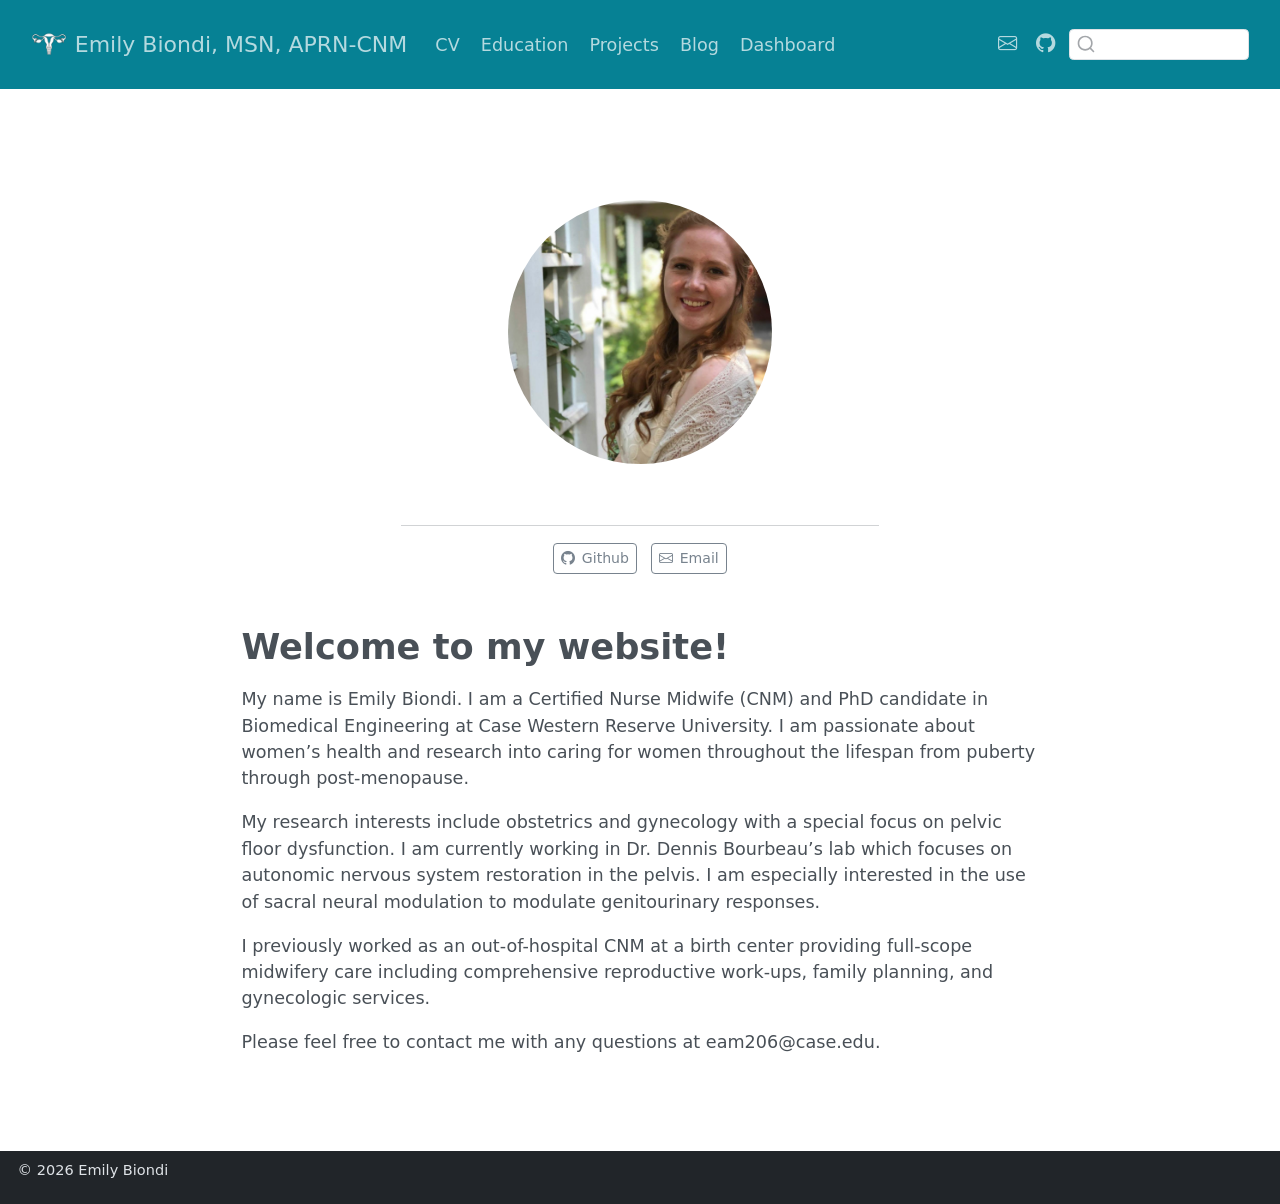
<file: docs/index.html>
<!DOCTYPE html>
<html xmlns="http://www.w3.org/1999/xhtml" lang="en" xml:lang="en"><head>

<meta charset="utf-8">
<meta name="generator" content="quarto-1.10.18">

<meta name="viewport" content="width=device-width, initial-scale=1.0, user-scalable=yes">


<title>Emily Biondi, MSN, APRN-CNM</title>
<style>
/* Default styles provided by pandoc.
** See https://pandoc.org/MANUAL.html#variables-for-html for config info.
*/
span.smallcaps{font-variant: small-caps;}
div.columns{display: flex; gap: 1.5em;}
div.column{flex: auto;}
@media screen {
div.columns{gap: min(4vw, 1.5em);}
div.column{overflow-x: auto;}
}
div.hanging-indent{margin-left: 1.5em; text-indent: -1.5em;}
ul.task-list{list-style: none;}
ul.task-list li input[type="checkbox"] {
  width: 0.8em;
  margin: 0 0.8em 0.2em -1em; /* quarto-specific, see https://github.com/quarto-dev/quarto-cli/issues/4556 */ 
  vertical-align: middle;
}
</style>


<script src="site_libs/quarto-nav/quarto-nav.js"></script>
<script src="site_libs/clipboard/clipboard.min.js"></script>
<script src="site_libs/quarto-search/autocomplete.umd.js"></script>
<script src="site_libs/quarto-search/fuse.min.js"></script>
<script src="site_libs/quarto-search/quarto-search.js"></script>
<meta name="quarto:offset" content="./">
<link href="./img/favicon.png" rel="icon" type="image/png">
<script src="site_libs/quarto-html/quarto.js" type="module"></script>
<script src="site_libs/quarto-html/tabsets/tabsets.js" type="module"></script>
<script src="site_libs/quarto-html/popper.min.js"></script>
<script src="site_libs/quarto-html/tippy.umd.min.js"></script>
<link href="site_libs/quarto-html/tippy.css" rel="stylesheet">
<link href="site_libs/quarto-html/quarto-syntax-highlighting-64a204ab8560d761af7679ceaba22944.css" rel="stylesheet" id="quarto-text-highlighting-styles">
<script src="site_libs/bootstrap/bootstrap.min.js"></script>
<link href="site_libs/bootstrap/bootstrap-icons.css" rel="stylesheet">
<link href="site_libs/bootstrap/bootstrap-b8b36463dbcfc0c9443b5ac0874d65e4.min.css" rel="stylesheet" append-hash="true" id="quarto-bootstrap" data-mode="light">
<script id="quarto-search-options" type="application/json">{
  "location": "navbar",
  "copy-button": false,
  "collapse-after": 3,
  "panel-placement": "end",
  "type": "textbox",
  "limit": 50,
  "keyboard-shortcut": [
    "f",
    "/",
    "s"
  ],
  "language": {
    "search-no-results-text": "No results",
    "search-matching-documents-text": "matching documents",
    "search-copy-link-title": "Copy link to search",
    "search-hide-matches-text": "Hide additional matches",
    "search-more-match-text": "more match in this document",
    "search-more-matches-text": "more matches in this document",
    "search-clear-button-title": "Clear",
    "search-text-placeholder": "",
    "search-detached-cancel-button-title": "Cancel",
    "search-submit-button-title": "Submit",
    "search-label": "Search"
  }
}</script>


</head>

<body class="nav-fixed fullcontent quarto-light">

<div id="quarto-search-results"></div>
  <header id="quarto-header" class="headroom fixed-top">
    <nav class="navbar navbar-expand-lg " data-bs-theme="dark">
      <div class="navbar-container container-fluid">
      <div class="navbar-brand-container mx-auto">
    <a href="./index.html" class="navbar-brand navbar-brand-logo">
    <img src="./img/logo.png" alt="" class="navbar-logo light-content">
    <img src="./img/logo.png" alt="" class="navbar-logo dark-content">
    </a>
    <a class="navbar-brand" href="./index.html">
    <span class="navbar-title">Emily Biondi, MSN, APRN-CNM</span>
    </a>
  </div>
            <div id="quarto-search" class="" title="Search"></div>
          <button class="navbar-toggler" type="button" data-bs-toggle="collapse" data-bs-target="#navbarCollapse" aria-controls="navbarCollapse" role="menu" aria-expanded="false" aria-label="Toggle navigation" onclick="if (window.quartoToggleHeadroom) { window.quartoToggleHeadroom(); }">
  <span class="navbar-toggler-icon"></span>
</button>
          <div class="collapse navbar-collapse" id="navbarCollapse">
            <ul class="navbar-nav navbar-nav-scroll me-auto">
  <li class="nav-item">
    <a class="nav-link" href="./cv/index.html"> 
<span class="menu-text">CV</span></a>
  </li>  
  <li class="nav-item">
    <a class="nav-link" href="./Education/index.html"> 
<span class="menu-text">Education</span></a>
  </li>  
  <li class="nav-item">
    <a class="nav-link" href="./projects/index.html"> 
<span class="menu-text">Projects</span></a>
  </li>  
  <li class="nav-item">
    <a class="nav-link" href="./Blog/index.html"> 
<span class="menu-text">Blog</span></a>
  </li>  
  <li class="nav-item">
    <a class="nav-link" href="./Dashboard/index.html"> 
<span class="menu-text">Dashboard</span></a>
  </li>  
</ul>
            <ul class="navbar-nav navbar-nav-scroll ms-auto">
  <li class="nav-item compact">
    <a class="nav-link" href="mailto:eam206@case.edu"> <i class="bi bi-envelope" role="img" aria-label="email">
</i> 
<span class="menu-text"></span></a>
  </li>  
  <li class="nav-item compact">
    <a class="nav-link" href="https://github.com/ebiondi"> <i class="bi bi-github" role="img">
</i> 
<span class="menu-text"></span></a>
  </li>  
</ul>
          </div> <!-- /navcollapse -->
            <div class="quarto-navbar-tools">
</div>
      </div> <!-- /container-fluid -->
    </nav>
</header>
<!-- content -->
<div id="quarto-content" class="quarto-container page-columns page-rows-contents page-layout-article page-navbar">
<!-- sidebar -->
<!-- margin-sidebar -->
    
<!-- main -->
<main class="content" id="quarto-document-content">




<div class="quarto-about-jolla">
  <img src="img/my_image.jpg" class="about-image
  round " style="height: 15em; width: 15em;">
 <header id="title-block-header" class="quarto-title-block"></header><div id="about-block">
</div> 
  <hr class="about-sep">
   <div class="about-links">
  <a href="https://github.com/ebiondi" class="about-link" rel="" target="">
    <i class="bi bi-github"></i>
     <span class="about-link-text">Github</span>
  </a>
  <a href="mailto:eam206@case.edu" class="about-link" rel="" target="">
    <i class="bi bi-envelope"></i>
     <span class="about-link-text">Email</span>
  </a>
</div>
</div>

<section id="welcome-to-my-website" class="level1">
<h1>Welcome to my website!</h1>
<p>My name is Emily Biondi. I am a Certified Nurse Midwife (CNM) and PhD candidate in Biomedical Engineering at Case Western Reserve University. I am passionate about women’s health and research into caring for women throughout the lifespan from puberty through post-menopause.</p>
<p>My research interests include obstetrics and gynecology with a special focus on pelvic floor dysfunction. I am currently working in Dr.&nbsp;Dennis Bourbeau’s lab which focuses on autonomic nervous system restoration in the pelvis. I am especially interested in the use of sacral neural modulation to modulate genitourinary responses.</p>
<p>I previously worked as an out-of-hospital CNM at a birth center providing full-scope midwifery care including comprehensive reproductive work-ups, family planning, and gynecologic services.</p>
<p>Please feel free to contact me with any questions at eam206@case.edu.</p>



</section>

</main> <!-- /main -->
<script id="quarto-html-after-body" type="application/javascript">
  window.document.addEventListener("DOMContentLoaded", function (event) {
    const isCodeAnnotation = (el) => {
      for (const clz of el.classList) {
        if (clz.startsWith('code-annotation-')) {                     
          return true;
        }
      }
      return false;
    }
    const onCopySuccess = function(e) {
      // button target
      const button = e.trigger;
      // don't keep focus
      button.blur();
      // flash "checked"
      button.classList.add('code-copy-button-checked');
      var currentTitle = button.getAttribute("title");
      button.setAttribute("title", "Copied!");
      let tooltip;
      if (window.bootstrap) {
        button.setAttribute("data-bs-toggle", "tooltip");
        button.setAttribute("data-bs-placement", "left");
        button.setAttribute("data-bs-title", "Copied!");
        tooltip = new bootstrap.Tooltip(button, 
          { trigger: "manual", 
            customClass: "code-copy-button-tooltip",
            offset: [0, -8]});
        tooltip.show();    
      }
      setTimeout(function() {
        if (tooltip) {
          tooltip.hide();
          button.removeAttribute("data-bs-title");
          button.removeAttribute("data-bs-toggle");
          button.removeAttribute("data-bs-placement");
        }
        button.setAttribute("title", currentTitle);
        button.classList.remove('code-copy-button-checked');
      }, 1000);
      // clear code selection
      e.clearSelection();
    }
    const getTextToCopy = function(trigger) {
      const outerScaffold = trigger.parentElement.cloneNode(true);
      const codeEl = outerScaffold.querySelector('code');
      for (const childEl of codeEl.children) {
        if (isCodeAnnotation(childEl)) {
          childEl.remove();
        }
      }
      return codeEl.innerText;
    }
    const clipboard = new window.ClipboardJS('.code-copy-button:not([data-in-quarto-modal])', {
      text: getTextToCopy
    });
    clipboard.on('success', onCopySuccess);
    if (window.document.getElementById('quarto-embedded-source-code-modal')) {
      const clipboardModal = new window.ClipboardJS('.code-copy-button[data-in-quarto-modal]', {
        text: getTextToCopy,
        container: window.document.getElementById('quarto-embedded-source-code-modal')
      });
      clipboardModal.on('success', onCopySuccess);
    }
      var localhostRegex = new RegExp(/^(?:http|https):\/\/localhost\:?[0-9]*\//);
      var mailtoRegex = new RegExp(/^mailto:/);
        var filterRegex = new RegExp('/' + window.location.host + '/');
      var isInternal = (href) => {
          return filterRegex.test(href) || localhostRegex.test(href) || mailtoRegex.test(href);
      }
      // Inspect non-navigation links and adorn them if external
     var links = window.document.querySelectorAll('a[href]:not(.nav-link):not(.navbar-brand):not(.toc-action):not(.sidebar-link):not(.sidebar-item-toggle):not(.pagination-link):not(.no-external):not([aria-hidden]):not(.dropdown-item):not(.quarto-navigation-tool):not(.about-link)');
      for (var i=0; i<links.length; i++) {
        const link = links[i];
        if (!isInternal(link.href)) {
          // undo the damage that might have been done by quarto-nav.js in the case of
          // links that we want to consider external
          if (link.dataset.originalHref !== undefined) {
            link.href = link.dataset.originalHref;
          }
        }
      }
    function tippyHover(el, contentFn, onTriggerFn, onUntriggerFn) {
      const config = {
        allowHTML: true,
        maxWidth: 500,
        delay: 100,
        arrow: false,
        appendTo: function(el) {
            return el.parentElement;
        },
        interactive: true,
        interactiveBorder: 10,
        theme: 'quarto',
        placement: 'bottom-start',
      };
      if (contentFn) {
        config.content = contentFn;
      }
      if (onTriggerFn) {
        config.onTrigger = onTriggerFn;
      }
      if (onUntriggerFn) {
        config.onUntrigger = onUntriggerFn;
      }
      window.tippy(el, config); 
    }
    const noterefs = window.document.querySelectorAll('a[role="doc-noteref"]');
    for (var i=0; i<noterefs.length; i++) {
      const ref = noterefs[i];
      tippyHover(ref, function() {
        // use id or data attribute instead here
        let href = ref.getAttribute('data-footnote-href') || ref.getAttribute('href');
        try { href = new URL(href).hash; } catch {}
        const id = href.replace(/^#\/?/, "");
        const note = window.document.getElementById(id);
        if (note) {
          return note.innerHTML;
        } else {
          return "";
        }
      });
    }
    const xrefs = window.document.querySelectorAll('a.quarto-xref');
    const processXRef = (id, note) => {
      // Strip column container classes
      const stripColumnClz = (el) => {
        el.classList.remove("page-full", "page-columns");
        if (el.children) {
          for (const child of el.children) {
            stripColumnClz(child);
          }
        }
      }
      stripColumnClz(note)
      if (id === null || id.startsWith('sec-')) {
        // Special case sections, only their first couple elements
        const container = document.createElement("div");
        if (note.children && note.children.length > 2) {
          container.appendChild(note.children[0].cloneNode(true));
          for (let i = 1; i < note.children.length; i++) {
            const child = note.children[i];
            if (child.tagName === "P" && child.innerText === "") {
              continue;
            } else {
              container.appendChild(child.cloneNode(true));
              break;
            }
          }
          if (window.Quarto?.typesetMath) {
            window.Quarto.typesetMath(container);
          }
          return container.innerHTML
        } else {
          if (window.Quarto?.typesetMath) {
            window.Quarto.typesetMath(note);
          }
          return note.innerHTML;
        }
      } else {
        // Remove any anchor links if they are present
        const anchorLink = note.querySelector('a.anchorjs-link');
        if (anchorLink) {
          anchorLink.remove();
        }
        if (window.Quarto?.typesetMath) {
          window.Quarto.typesetMath(note);
        }
        if (note.classList.contains("callout")) {
          return note.outerHTML;
        } else {
          return note.innerHTML;
        }
      }
    }
    for (var i=0; i<xrefs.length; i++) {
      const xref = xrefs[i];
      tippyHover(xref, undefined, function(instance) {
        instance.disable();
        let url = xref.getAttribute('href');
        let hash = undefined; 
        if (url.startsWith('#')) {
          hash = url;
        } else {
          try { hash = new URL(url).hash; } catch {}
        }
        if (hash) {
          const id = hash.replace(/^#\/?/, "");
          const note = window.document.getElementById(id);
          if (note !== null) {
            try {
              const html = processXRef(id, note.cloneNode(true));
              instance.setContent(html);
            } finally {
              instance.enable();
              instance.show();
            }
          } else {
            // See if we can fetch this
            fetch(url.split('#')[0])
            .then(res => res.text())
            .then(html => {
              const parser = new DOMParser();
              const htmlDoc = parser.parseFromString(html, "text/html");
              const note = htmlDoc.getElementById(id);
              if (note !== null) {
                const html = processXRef(id, note);
                instance.setContent(html);
              } 
            }).finally(() => {
              instance.enable();
              instance.show();
            });
          }
        } else {
          // See if we can fetch a full url (with no hash to target)
          // This is a special case and we should probably do some content thinning / targeting
          fetch(url)
          .then(res => res.text())
          .then(html => {
            const parser = new DOMParser();
            const htmlDoc = parser.parseFromString(html, "text/html");
            const note = htmlDoc.querySelector('main.content');
            if (note !== null) {
              // This should only happen for chapter cross references
              // (since there is no id in the URL)
              // remove the first header
              if (note.children.length > 0 && note.children[0].tagName === "HEADER") {
                note.children[0].remove();
              }
              const html = processXRef(null, note);
              instance.setContent(html);
            } 
          }).finally(() => {
            instance.enable();
            instance.show();
          });
        }
      }, function(instance) {
      });
    }
        let selectedAnnoteEl;
        const selectorForAnnotation = ( cell, annotation) => {
          let cellAttr = 'data-code-cell="' + cell + '"';
          let lineAttr = 'data-code-annotation="' +  annotation + '"';
          const selector = 'span[' + cellAttr + '][' + lineAttr + ']';
          return selector;
        }
        const selectCodeLines = (annoteEl) => {
          const doc = window.document;
          const targetCell = annoteEl.getAttribute("data-target-cell");
          const targetAnnotation = annoteEl.getAttribute("data-target-annotation");
          const annoteSpan = window.document.querySelector(selectorForAnnotation(targetCell, targetAnnotation));
          const lines = annoteSpan.getAttribute("data-code-lines").split(",");
          const lineIds = lines.map((line) => {
            return targetCell + "-" + line;
          })
          let top = null;
          let height = null;
          let parent = null;
          if (lineIds.length > 0) {
              //compute the position of the single el (top and bottom and make a div)
              const el = window.document.getElementById(lineIds[0]);
              top = el.offsetTop;
              height = el.offsetHeight;
              parent = el.parentElement.parentElement;
            if (lineIds.length > 1) {
              const lastEl = window.document.getElementById(lineIds[lineIds.length - 1]);
              const bottom = lastEl.offsetTop + lastEl.offsetHeight;
              height = bottom - top;
            }
            if (top !== null && height !== null && parent !== null) {
              // cook up a div (if necessary) and position it 
              let div = window.document.getElementById("code-annotation-line-highlight");
              if (div === null) {
                div = window.document.createElement("div");
                div.setAttribute("id", "code-annotation-line-highlight");
                div.style.position = 'absolute';
                parent.appendChild(div);
              }
              div.style.top = top - 2 + "px";
              div.style.height = height + 4 + "px";
              div.style.left = 0;
              let gutterDiv = window.document.getElementById("code-annotation-line-highlight-gutter");
              if (gutterDiv === null) {
                gutterDiv = window.document.createElement("div");
                gutterDiv.setAttribute("id", "code-annotation-line-highlight-gutter");
                gutterDiv.style.position = 'absolute';
                const codeCell = window.document.getElementById(targetCell);
                const gutter = codeCell.querySelector('.code-annotation-gutter');
                gutter.appendChild(gutterDiv);
              }
              gutterDiv.style.top = top - 2 + "px";
              gutterDiv.style.height = height + 4 + "px";
            }
            selectedAnnoteEl = annoteEl;
          }
        };
        const unselectCodeLines = () => {
          const elementsIds = ["code-annotation-line-highlight", "code-annotation-line-highlight-gutter"];
          elementsIds.forEach((elId) => {
            const div = window.document.getElementById(elId);
            if (div) {
              div.remove();
            }
          });
          selectedAnnoteEl = undefined;
        };
          // Handle positioning of the toggle
      window.addEventListener(
        "resize",
        throttle(() => {
          elRect = undefined;
          if (selectedAnnoteEl) {
            selectCodeLines(selectedAnnoteEl);
          }
        }, 10)
      );
      function throttle(fn, ms) {
      let throttle = false;
      let timer;
        return (...args) => {
          if(!throttle) { // first call gets through
              fn.apply(this, args);
              throttle = true;
          } else { // all the others get throttled
              if(timer) clearTimeout(timer); // cancel #2
              timer = setTimeout(() => {
                fn.apply(this, args);
                timer = throttle = false;
              }, ms);
          }
        };
      }
        // Attach click handler to the DT
        const annoteDls = window.document.querySelectorAll('dt[data-target-cell]');
        for (const annoteDlNode of annoteDls) {
          annoteDlNode.addEventListener('click', (event) => {
            const clickedEl = event.target;
            if (clickedEl !== selectedAnnoteEl) {
              unselectCodeLines();
              const activeEl = window.document.querySelector('dt[data-target-cell].code-annotation-active');
              if (activeEl) {
                activeEl.classList.remove('code-annotation-active');
              }
              selectCodeLines(clickedEl);
              clickedEl.classList.add('code-annotation-active');
            } else {
              // Unselect the line
              unselectCodeLines();
              clickedEl.classList.remove('code-annotation-active');
            }
          });
        }
    const findCites = (el) => {
      const parentEl = el.parentElement;
      if (parentEl) {
        const cites = parentEl.dataset.cites;
        if (cites) {
          return {
            el,
            cites: cites.split(' ')
          };
        } else {
          return findCites(el.parentElement)
        }
      } else {
        return undefined;
      }
    };
    var bibliorefs = window.document.querySelectorAll('a[role="doc-biblioref"]');
    for (var i=0; i<bibliorefs.length; i++) {
      const ref = bibliorefs[i];
      const citeInfo = findCites(ref);
      if (citeInfo) {
        tippyHover(citeInfo.el, function() {
          var popup = window.document.createElement('div');
          citeInfo.cites.forEach(function(cite) {
            var citeDiv = window.document.createElement('div');
            citeDiv.classList.add('hanging-indent');
            citeDiv.classList.add('csl-entry');
            var biblioDiv = window.document.getElementById('ref-' + cite);
            if (biblioDiv) {
              citeDiv.innerHTML = biblioDiv.innerHTML;
            }
            popup.appendChild(citeDiv);
          });
          return popup.innerHTML;
        });
      }
    }
  });
  </script>
</div> <!-- /content -->
<footer class="footer">
  <div class="nav-footer">
    <div class="nav-footer-left">
<p><span class="faux-block">© 2026 Emily Biondi </span></p>
</div>   
    <div class="nav-footer-center">
      &nbsp;
    </div>
    <div class="nav-footer-right">
      &nbsp;
    </div>
  </div>
</footer>




</body></html>
</file>
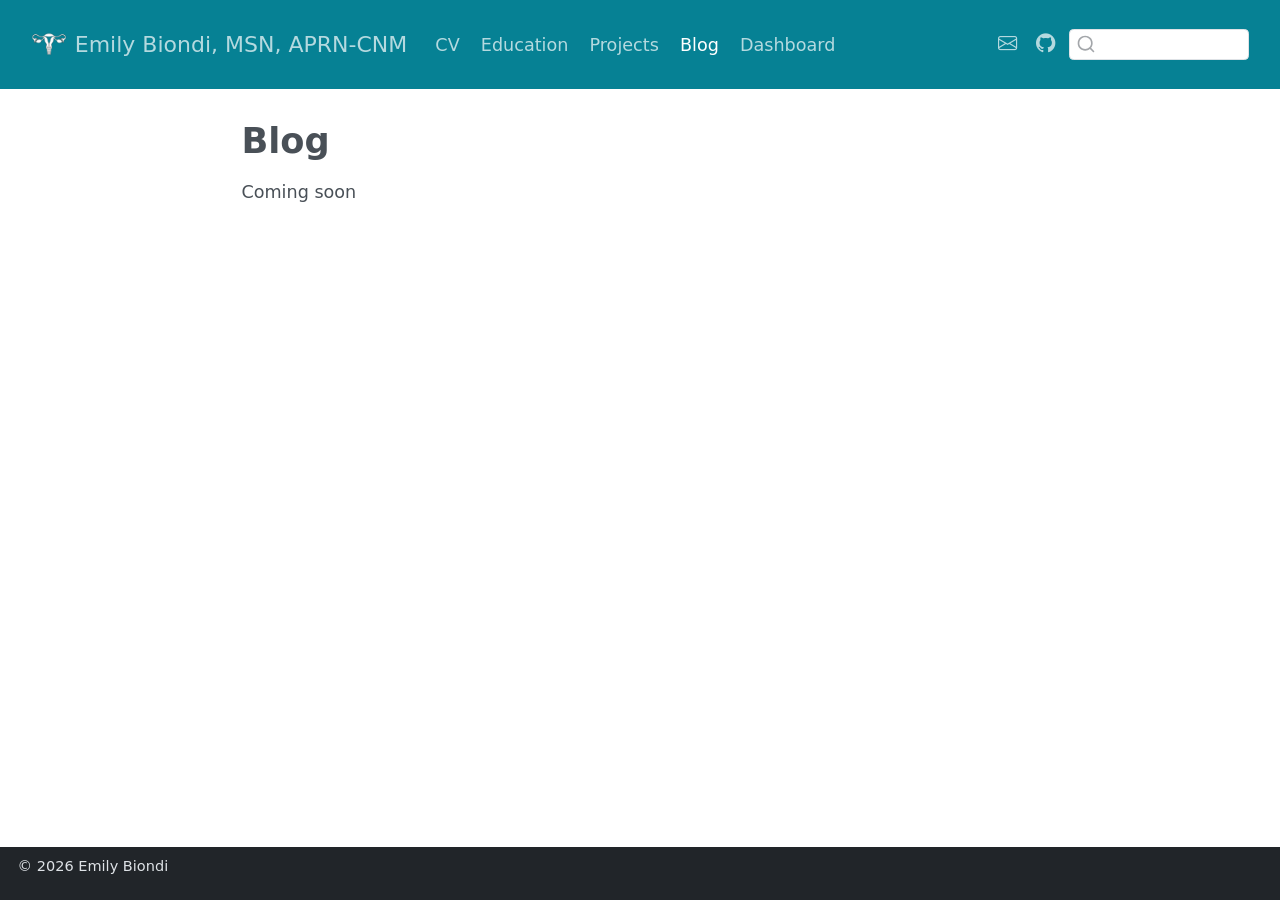
<file: docs/Blog/index.html>
<!DOCTYPE html>
<html xmlns="http://www.w3.org/1999/xhtml" lang="en" xml:lang="en"><head>

<meta charset="utf-8">
<meta name="generator" content="quarto-1.10.18">

<meta name="viewport" content="width=device-width, initial-scale=1.0, user-scalable=yes">


<title>Blog – Emily Biondi, MSN, APRN-CNM</title>
<style>
/* Default styles provided by pandoc.
** See https://pandoc.org/MANUAL.html#variables-for-html for config info.
*/
span.smallcaps{font-variant: small-caps;}
div.columns{display: flex; gap: 1.5em;}
div.column{flex: auto;}
@media screen {
div.columns{gap: min(4vw, 1.5em);}
div.column{overflow-x: auto;}
}
div.hanging-indent{margin-left: 1.5em; text-indent: -1.5em;}
ul.task-list{list-style: none;}
ul.task-list li input[type="checkbox"] {
  width: 0.8em;
  margin: 0 0.8em 0.2em -1em; /* quarto-specific, see https://github.com/quarto-dev/quarto-cli/issues/4556 */ 
  vertical-align: middle;
}
</style>


<script src="../site_libs/quarto-nav/quarto-nav.js"></script>
<script src="../site_libs/clipboard/clipboard.min.js"></script>
<script src="../site_libs/quarto-search/autocomplete.umd.js"></script>
<script src="../site_libs/quarto-search/fuse.min.js"></script>
<script src="../site_libs/quarto-search/quarto-search.js"></script>
<meta name="quarto:offset" content="../">
<link href="../img/favicon.png" rel="icon" type="image/png">
<script src="../site_libs/quarto-html/quarto.js" type="module"></script>
<script src="../site_libs/quarto-html/tabsets/tabsets.js" type="module"></script>
<script src="../site_libs/quarto-html/popper.min.js"></script>
<script src="../site_libs/quarto-html/tippy.umd.min.js"></script>
<script src="../site_libs/quarto-html/anchor.min.js"></script>
<link href="../site_libs/quarto-html/tippy.css" rel="stylesheet">
<link href="../site_libs/quarto-html/quarto-syntax-highlighting-64a204ab8560d761af7679ceaba22944.css" rel="stylesheet" id="quarto-text-highlighting-styles">
<script src="../site_libs/bootstrap/bootstrap.min.js"></script>
<link href="../site_libs/bootstrap/bootstrap-icons.css" rel="stylesheet">
<link href="../site_libs/bootstrap/bootstrap-b8b36463dbcfc0c9443b5ac0874d65e4.min.css" rel="stylesheet" append-hash="true" id="quarto-bootstrap" data-mode="light">
<script id="quarto-search-options" type="application/json">{
  "location": "navbar",
  "copy-button": false,
  "collapse-after": 3,
  "panel-placement": "end",
  "type": "textbox",
  "limit": 50,
  "keyboard-shortcut": [
    "f",
    "/",
    "s"
  ],
  "language": {
    "search-no-results-text": "No results",
    "search-matching-documents-text": "matching documents",
    "search-copy-link-title": "Copy link to search",
    "search-hide-matches-text": "Hide additional matches",
    "search-more-match-text": "more match in this document",
    "search-more-matches-text": "more matches in this document",
    "search-clear-button-title": "Clear",
    "search-text-placeholder": "",
    "search-detached-cancel-button-title": "Cancel",
    "search-submit-button-title": "Submit",
    "search-label": "Search"
  }
}</script>


</head>

<body class="nav-fixed fullcontent quarto-light">

<div id="quarto-search-results"></div>
  <header id="quarto-header" class="headroom fixed-top">
    <nav class="navbar navbar-expand-lg " data-bs-theme="dark">
      <div class="navbar-container container-fluid">
      <div class="navbar-brand-container mx-auto">
    <a href="../index.html" class="navbar-brand navbar-brand-logo">
    <img src="../img/logo.png" alt="" class="navbar-logo light-content">
    <img src="../img/logo.png" alt="" class="navbar-logo dark-content">
    </a>
    <a class="navbar-brand" href="../index.html">
    <span class="navbar-title">Emily Biondi, MSN, APRN-CNM</span>
    </a>
  </div>
            <div id="quarto-search" class="" title="Search"></div>
          <button class="navbar-toggler" type="button" data-bs-toggle="collapse" data-bs-target="#navbarCollapse" aria-controls="navbarCollapse" role="menu" aria-expanded="false" aria-label="Toggle navigation" onclick="if (window.quartoToggleHeadroom) { window.quartoToggleHeadroom(); }">
  <span class="navbar-toggler-icon"></span>
</button>
          <div class="collapse navbar-collapse" id="navbarCollapse">
            <ul class="navbar-nav navbar-nav-scroll me-auto">
  <li class="nav-item">
    <a class="nav-link" href="../cv/index.html"> 
<span class="menu-text">CV</span></a>
  </li>  
  <li class="nav-item">
    <a class="nav-link" href="../Education/index.html"> 
<span class="menu-text">Education</span></a>
  </li>  
  <li class="nav-item">
    <a class="nav-link" href="../projects/index.html"> 
<span class="menu-text">Projects</span></a>
  </li>  
  <li class="nav-item">
    <a class="nav-link active" href="../Blog/index.html" aria-current="page"> 
<span class="menu-text">Blog</span></a>
  </li>  
  <li class="nav-item">
    <a class="nav-link" href="../Dashboard/index.html"> 
<span class="menu-text">Dashboard</span></a>
  </li>  
</ul>
            <ul class="navbar-nav navbar-nav-scroll ms-auto">
  <li class="nav-item compact">
    <a class="nav-link" href="mailto:eam206@case.edu"> <i class="bi bi-envelope" role="img" aria-label="email">
</i> 
<span class="menu-text"></span></a>
  </li>  
  <li class="nav-item compact">
    <a class="nav-link" href="https://github.com/ebiondi"> <i class="bi bi-github" role="img">
</i> 
<span class="menu-text"></span></a>
  </li>  
</ul>
          </div> <!-- /navcollapse -->
            <div class="quarto-navbar-tools">
</div>
      </div> <!-- /container-fluid -->
    </nav>
</header>
<!-- content -->
<div id="quarto-content" class="quarto-container page-columns page-rows-contents page-layout-article page-navbar">
<!-- sidebar -->
<!-- margin-sidebar -->
    
<!-- main -->
<main class="content" id="quarto-document-content">

<header id="title-block-header" class="quarto-title-block default">
<div class="quarto-title">
<h1 class="title">Blog</h1>
</div>



<div class="quarto-title-meta">

    
  
    
  </div>
  


</header>


<p>Coming soon</p>



</main> <!-- /main -->
<script id="quarto-html-after-body" type="application/javascript">
  window.document.addEventListener("DOMContentLoaded", function (event) {
    const icon = "";
    const anchorJS = new window.AnchorJS();
    anchorJS.options = {
      placement: 'right',
      icon: icon
    };
    anchorJS.add('.anchored');
    const isCodeAnnotation = (el) => {
      for (const clz of el.classList) {
        if (clz.startsWith('code-annotation-')) {                     
          return true;
        }
      }
      return false;
    }
    const onCopySuccess = function(e) {
      // button target
      const button = e.trigger;
      // don't keep focus
      button.blur();
      // flash "checked"
      button.classList.add('code-copy-button-checked');
      var currentTitle = button.getAttribute("title");
      button.setAttribute("title", "Copied!");
      let tooltip;
      if (window.bootstrap) {
        button.setAttribute("data-bs-toggle", "tooltip");
        button.setAttribute("data-bs-placement", "left");
        button.setAttribute("data-bs-title", "Copied!");
        tooltip = new bootstrap.Tooltip(button, 
          { trigger: "manual", 
            customClass: "code-copy-button-tooltip",
            offset: [0, -8]});
        tooltip.show();    
      }
      setTimeout(function() {
        if (tooltip) {
          tooltip.hide();
          button.removeAttribute("data-bs-title");
          button.removeAttribute("data-bs-toggle");
          button.removeAttribute("data-bs-placement");
        }
        button.setAttribute("title", currentTitle);
        button.classList.remove('code-copy-button-checked');
      }, 1000);
      // clear code selection
      e.clearSelection();
    }
    const getTextToCopy = function(trigger) {
      const outerScaffold = trigger.parentElement.cloneNode(true);
      const codeEl = outerScaffold.querySelector('code');
      for (const childEl of codeEl.children) {
        if (isCodeAnnotation(childEl)) {
          childEl.remove();
        }
      }
      return codeEl.innerText;
    }
    const clipboard = new window.ClipboardJS('.code-copy-button:not([data-in-quarto-modal])', {
      text: getTextToCopy
    });
    clipboard.on('success', onCopySuccess);
    if (window.document.getElementById('quarto-embedded-source-code-modal')) {
      const clipboardModal = new window.ClipboardJS('.code-copy-button[data-in-quarto-modal]', {
        text: getTextToCopy,
        container: window.document.getElementById('quarto-embedded-source-code-modal')
      });
      clipboardModal.on('success', onCopySuccess);
    }
      var localhostRegex = new RegExp(/^(?:http|https):\/\/localhost\:?[0-9]*\//);
      var mailtoRegex = new RegExp(/^mailto:/);
        var filterRegex = new RegExp('/' + window.location.host + '/');
      var isInternal = (href) => {
          return filterRegex.test(href) || localhostRegex.test(href) || mailtoRegex.test(href);
      }
      // Inspect non-navigation links and adorn them if external
     var links = window.document.querySelectorAll('a[href]:not(.nav-link):not(.navbar-brand):not(.toc-action):not(.sidebar-link):not(.sidebar-item-toggle):not(.pagination-link):not(.no-external):not([aria-hidden]):not(.dropdown-item):not(.quarto-navigation-tool):not(.about-link)');
      for (var i=0; i<links.length; i++) {
        const link = links[i];
        if (!isInternal(link.href)) {
          // undo the damage that might have been done by quarto-nav.js in the case of
          // links that we want to consider external
          if (link.dataset.originalHref !== undefined) {
            link.href = link.dataset.originalHref;
          }
        }
      }
    function tippyHover(el, contentFn, onTriggerFn, onUntriggerFn) {
      const config = {
        allowHTML: true,
        maxWidth: 500,
        delay: 100,
        arrow: false,
        appendTo: function(el) {
            return el.parentElement;
        },
        interactive: true,
        interactiveBorder: 10,
        theme: 'quarto',
        placement: 'bottom-start',
      };
      if (contentFn) {
        config.content = contentFn;
      }
      if (onTriggerFn) {
        config.onTrigger = onTriggerFn;
      }
      if (onUntriggerFn) {
        config.onUntrigger = onUntriggerFn;
      }
      window.tippy(el, config); 
    }
    const noterefs = window.document.querySelectorAll('a[role="doc-noteref"]');
    for (var i=0; i<noterefs.length; i++) {
      const ref = noterefs[i];
      tippyHover(ref, function() {
        // use id or data attribute instead here
        let href = ref.getAttribute('data-footnote-href') || ref.getAttribute('href');
        try { href = new URL(href).hash; } catch {}
        const id = href.replace(/^#\/?/, "");
        const note = window.document.getElementById(id);
        if (note) {
          return note.innerHTML;
        } else {
          return "";
        }
      });
    }
    const xrefs = window.document.querySelectorAll('a.quarto-xref');
    const processXRef = (id, note) => {
      // Strip column container classes
      const stripColumnClz = (el) => {
        el.classList.remove("page-full", "page-columns");
        if (el.children) {
          for (const child of el.children) {
            stripColumnClz(child);
          }
        }
      }
      stripColumnClz(note)
      if (id === null || id.startsWith('sec-')) {
        // Special case sections, only their first couple elements
        const container = document.createElement("div");
        if (note.children && note.children.length > 2) {
          container.appendChild(note.children[0].cloneNode(true));
          for (let i = 1; i < note.children.length; i++) {
            const child = note.children[i];
            if (child.tagName === "P" && child.innerText === "") {
              continue;
            } else {
              container.appendChild(child.cloneNode(true));
              break;
            }
          }
          if (window.Quarto?.typesetMath) {
            window.Quarto.typesetMath(container);
          }
          return container.innerHTML
        } else {
          if (window.Quarto?.typesetMath) {
            window.Quarto.typesetMath(note);
          }
          return note.innerHTML;
        }
      } else {
        // Remove any anchor links if they are present
        const anchorLink = note.querySelector('a.anchorjs-link');
        if (anchorLink) {
          anchorLink.remove();
        }
        if (window.Quarto?.typesetMath) {
          window.Quarto.typesetMath(note);
        }
        if (note.classList.contains("callout")) {
          return note.outerHTML;
        } else {
          return note.innerHTML;
        }
      }
    }
    for (var i=0; i<xrefs.length; i++) {
      const xref = xrefs[i];
      tippyHover(xref, undefined, function(instance) {
        instance.disable();
        let url = xref.getAttribute('href');
        let hash = undefined; 
        if (url.startsWith('#')) {
          hash = url;
        } else {
          try { hash = new URL(url).hash; } catch {}
        }
        if (hash) {
          const id = hash.replace(/^#\/?/, "");
          const note = window.document.getElementById(id);
          if (note !== null) {
            try {
              const html = processXRef(id, note.cloneNode(true));
              instance.setContent(html);
            } finally {
              instance.enable();
              instance.show();
            }
          } else {
            // See if we can fetch this
            fetch(url.split('#')[0])
            .then(res => res.text())
            .then(html => {
              const parser = new DOMParser();
              const htmlDoc = parser.parseFromString(html, "text/html");
              const note = htmlDoc.getElementById(id);
              if (note !== null) {
                const html = processXRef(id, note);
                instance.setContent(html);
              } 
            }).finally(() => {
              instance.enable();
              instance.show();
            });
          }
        } else {
          // See if we can fetch a full url (with no hash to target)
          // This is a special case and we should probably do some content thinning / targeting
          fetch(url)
          .then(res => res.text())
          .then(html => {
            const parser = new DOMParser();
            const htmlDoc = parser.parseFromString(html, "text/html");
            const note = htmlDoc.querySelector('main.content');
            if (note !== null) {
              // This should only happen for chapter cross references
              // (since there is no id in the URL)
              // remove the first header
              if (note.children.length > 0 && note.children[0].tagName === "HEADER") {
                note.children[0].remove();
              }
              const html = processXRef(null, note);
              instance.setContent(html);
            } 
          }).finally(() => {
            instance.enable();
            instance.show();
          });
        }
      }, function(instance) {
      });
    }
        let selectedAnnoteEl;
        const selectorForAnnotation = ( cell, annotation) => {
          let cellAttr = 'data-code-cell="' + cell + '"';
          let lineAttr = 'data-code-annotation="' +  annotation + '"';
          const selector = 'span[' + cellAttr + '][' + lineAttr + ']';
          return selector;
        }
        const selectCodeLines = (annoteEl) => {
          const doc = window.document;
          const targetCell = annoteEl.getAttribute("data-target-cell");
          const targetAnnotation = annoteEl.getAttribute("data-target-annotation");
          const annoteSpan = window.document.querySelector(selectorForAnnotation(targetCell, targetAnnotation));
          const lines = annoteSpan.getAttribute("data-code-lines").split(",");
          const lineIds = lines.map((line) => {
            return targetCell + "-" + line;
          })
          let top = null;
          let height = null;
          let parent = null;
          if (lineIds.length > 0) {
              //compute the position of the single el (top and bottom and make a div)
              const el = window.document.getElementById(lineIds[0]);
              top = el.offsetTop;
              height = el.offsetHeight;
              parent = el.parentElement.parentElement;
            if (lineIds.length > 1) {
              const lastEl = window.document.getElementById(lineIds[lineIds.length - 1]);
              const bottom = lastEl.offsetTop + lastEl.offsetHeight;
              height = bottom - top;
            }
            if (top !== null && height !== null && parent !== null) {
              // cook up a div (if necessary) and position it 
              let div = window.document.getElementById("code-annotation-line-highlight");
              if (div === null) {
                div = window.document.createElement("div");
                div.setAttribute("id", "code-annotation-line-highlight");
                div.style.position = 'absolute';
                parent.appendChild(div);
              }
              div.style.top = top - 2 + "px";
              div.style.height = height + 4 + "px";
              div.style.left = 0;
              let gutterDiv = window.document.getElementById("code-annotation-line-highlight-gutter");
              if (gutterDiv === null) {
                gutterDiv = window.document.createElement("div");
                gutterDiv.setAttribute("id", "code-annotation-line-highlight-gutter");
                gutterDiv.style.position = 'absolute';
                const codeCell = window.document.getElementById(targetCell);
                const gutter = codeCell.querySelector('.code-annotation-gutter');
                gutter.appendChild(gutterDiv);
              }
              gutterDiv.style.top = top - 2 + "px";
              gutterDiv.style.height = height + 4 + "px";
            }
            selectedAnnoteEl = annoteEl;
          }
        };
        const unselectCodeLines = () => {
          const elementsIds = ["code-annotation-line-highlight", "code-annotation-line-highlight-gutter"];
          elementsIds.forEach((elId) => {
            const div = window.document.getElementById(elId);
            if (div) {
              div.remove();
            }
          });
          selectedAnnoteEl = undefined;
        };
          // Handle positioning of the toggle
      window.addEventListener(
        "resize",
        throttle(() => {
          elRect = undefined;
          if (selectedAnnoteEl) {
            selectCodeLines(selectedAnnoteEl);
          }
        }, 10)
      );
      function throttle(fn, ms) {
      let throttle = false;
      let timer;
        return (...args) => {
          if(!throttle) { // first call gets through
              fn.apply(this, args);
              throttle = true;
          } else { // all the others get throttled
              if(timer) clearTimeout(timer); // cancel #2
              timer = setTimeout(() => {
                fn.apply(this, args);
                timer = throttle = false;
              }, ms);
          }
        };
      }
        // Attach click handler to the DT
        const annoteDls = window.document.querySelectorAll('dt[data-target-cell]');
        for (const annoteDlNode of annoteDls) {
          annoteDlNode.addEventListener('click', (event) => {
            const clickedEl = event.target;
            if (clickedEl !== selectedAnnoteEl) {
              unselectCodeLines();
              const activeEl = window.document.querySelector('dt[data-target-cell].code-annotation-active');
              if (activeEl) {
                activeEl.classList.remove('code-annotation-active');
              }
              selectCodeLines(clickedEl);
              clickedEl.classList.add('code-annotation-active');
            } else {
              // Unselect the line
              unselectCodeLines();
              clickedEl.classList.remove('code-annotation-active');
            }
          });
        }
    const findCites = (el) => {
      const parentEl = el.parentElement;
      if (parentEl) {
        const cites = parentEl.dataset.cites;
        if (cites) {
          return {
            el,
            cites: cites.split(' ')
          };
        } else {
          return findCites(el.parentElement)
        }
      } else {
        return undefined;
      }
    };
    var bibliorefs = window.document.querySelectorAll('a[role="doc-biblioref"]');
    for (var i=0; i<bibliorefs.length; i++) {
      const ref = bibliorefs[i];
      const citeInfo = findCites(ref);
      if (citeInfo) {
        tippyHover(citeInfo.el, function() {
          var popup = window.document.createElement('div');
          citeInfo.cites.forEach(function(cite) {
            var citeDiv = window.document.createElement('div');
            citeDiv.classList.add('hanging-indent');
            citeDiv.classList.add('csl-entry');
            var biblioDiv = window.document.getElementById('ref-' + cite);
            if (biblioDiv) {
              citeDiv.innerHTML = biblioDiv.innerHTML;
            }
            popup.appendChild(citeDiv);
          });
          return popup.innerHTML;
        });
      }
    }
  });
  </script>
</div> <!-- /content -->
<footer class="footer">
  <div class="nav-footer">
    <div class="nav-footer-left">
<p><span class="faux-block">© 2026 Emily Biondi </span></p>
</div>   
    <div class="nav-footer-center">
      &nbsp;
    </div>
    <div class="nav-footer-right">
      &nbsp;
    </div>
  </div>
</footer>




</body></html>
</file>
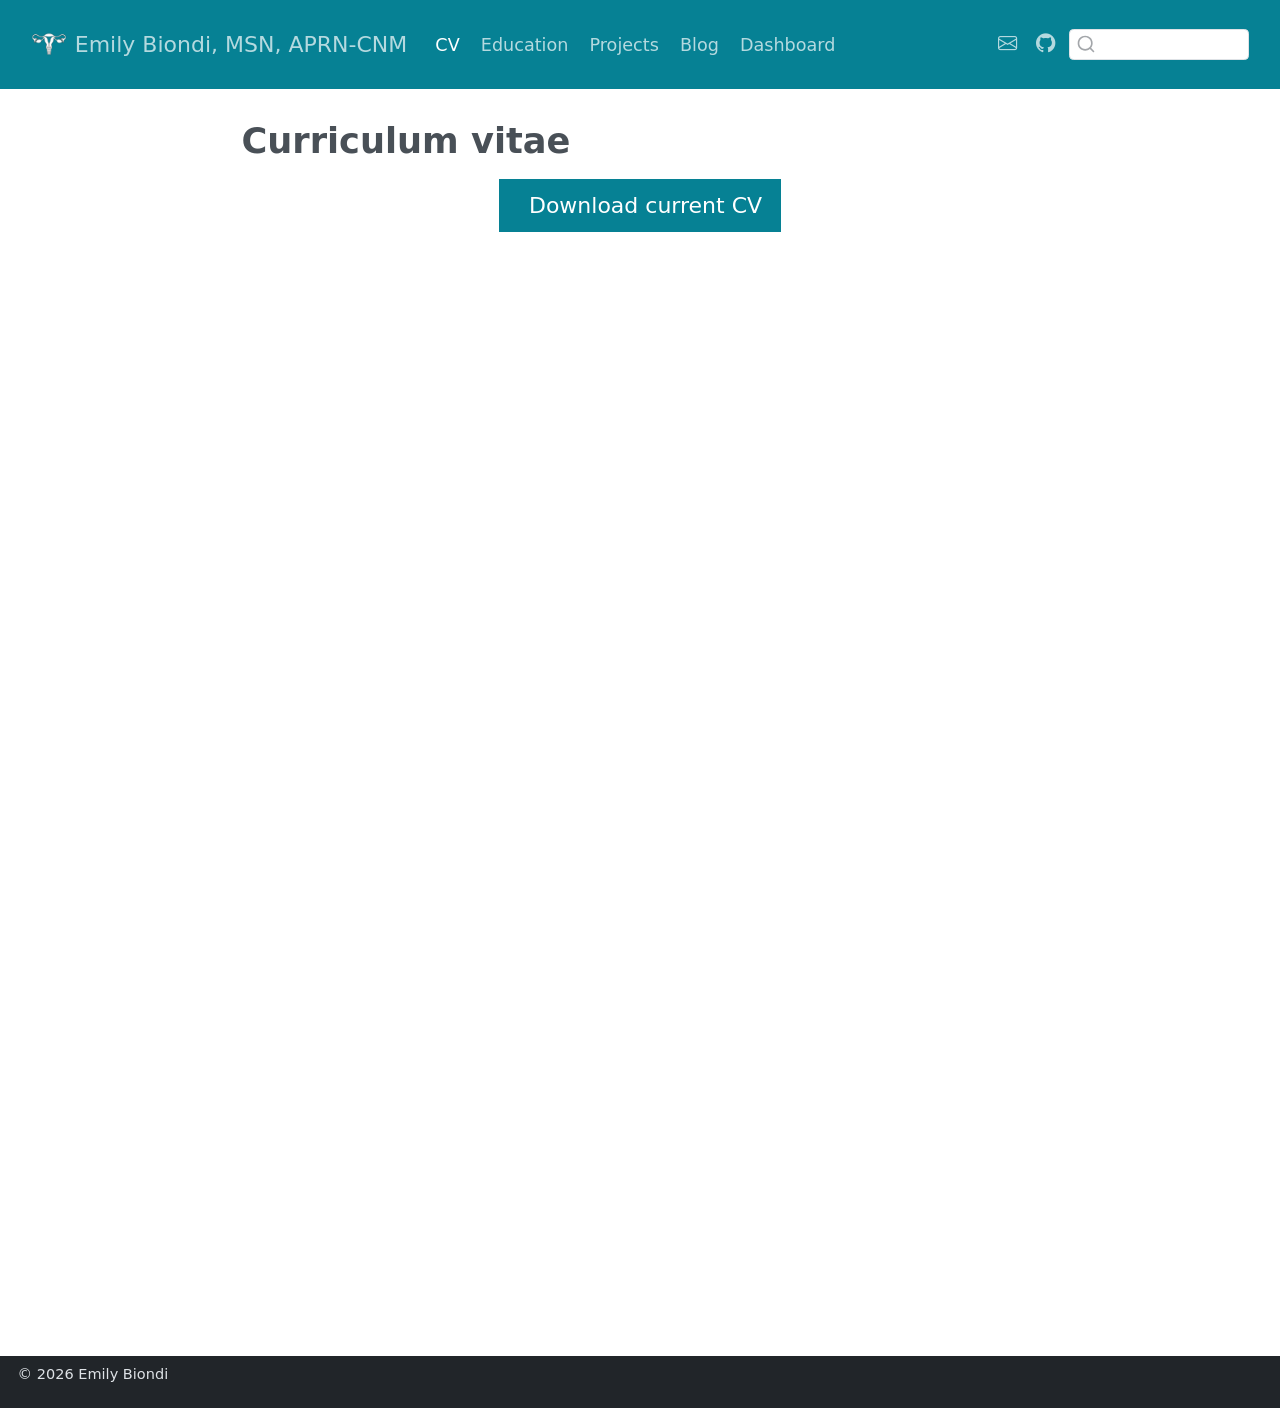
<file: docs/cv/index.html>
<!DOCTYPE html>
<html xmlns="http://www.w3.org/1999/xhtml" lang="en" xml:lang="en"><head>

<meta charset="utf-8">
<meta name="generator" content="quarto-1.10.18">

<meta name="viewport" content="width=device-width, initial-scale=1.0, user-scalable=yes">


<title>Curriculum vitae – Emily Biondi, MSN, APRN-CNM</title>
<style>
/* Default styles provided by pandoc.
** See https://pandoc.org/MANUAL.html#variables-for-html for config info.
*/
span.smallcaps{font-variant: small-caps;}
div.columns{display: flex; gap: 1.5em;}
div.column{flex: auto;}
@media screen {
div.columns{gap: min(4vw, 1.5em);}
div.column{overflow-x: auto;}
}
div.hanging-indent{margin-left: 1.5em; text-indent: -1.5em;}
ul.task-list{list-style: none;}
ul.task-list li input[type="checkbox"] {
  width: 0.8em;
  margin: 0 0.8em 0.2em -1em; /* quarto-specific, see https://github.com/quarto-dev/quarto-cli/issues/4556 */ 
  vertical-align: middle;
}
</style>


<script src="../site_libs/quarto-nav/quarto-nav.js"></script>
<script src="../site_libs/clipboard/clipboard.min.js"></script>
<script src="../site_libs/quarto-search/autocomplete.umd.js"></script>
<script src="../site_libs/quarto-search/fuse.min.js"></script>
<script src="../site_libs/quarto-search/quarto-search.js"></script>
<meta name="quarto:offset" content="../">
<link href="../img/favicon.png" rel="icon" type="image/png">
<script src="../site_libs/quarto-html/quarto.js" type="module"></script>
<script src="../site_libs/quarto-html/tabsets/tabsets.js" type="module"></script>
<script src="../site_libs/quarto-html/popper.min.js"></script>
<script src="../site_libs/quarto-html/tippy.umd.min.js"></script>
<script src="../site_libs/quarto-html/anchor.min.js"></script>
<link href="../site_libs/quarto-html/tippy.css" rel="stylesheet">
<link href="../site_libs/quarto-html/quarto-syntax-highlighting-64a204ab8560d761af7679ceaba22944.css" rel="stylesheet" id="quarto-text-highlighting-styles">
<script src="../site_libs/bootstrap/bootstrap.min.js"></script>
<link href="../site_libs/bootstrap/bootstrap-icons.css" rel="stylesheet">
<link href="../site_libs/bootstrap/bootstrap-b8b36463dbcfc0c9443b5ac0874d65e4.min.css" rel="stylesheet" append-hash="true" id="quarto-bootstrap" data-mode="light">
<script id="quarto-search-options" type="application/json">{
  "location": "navbar",
  "copy-button": false,
  "collapse-after": 3,
  "panel-placement": "end",
  "type": "textbox",
  "limit": 50,
  "keyboard-shortcut": [
    "f",
    "/",
    "s"
  ],
  "language": {
    "search-no-results-text": "No results",
    "search-matching-documents-text": "matching documents",
    "search-copy-link-title": "Copy link to search",
    "search-hide-matches-text": "Hide additional matches",
    "search-more-match-text": "more match in this document",
    "search-more-matches-text": "more matches in this document",
    "search-clear-button-title": "Clear",
    "search-text-placeholder": "",
    "search-detached-cancel-button-title": "Cancel",
    "search-submit-button-title": "Submit",
    "search-label": "Search"
  }
}</script>


</head>

<body class="nav-fixed fullcontent quarto-light">

<div id="quarto-search-results"></div>
  <header id="quarto-header" class="headroom fixed-top">
    <nav class="navbar navbar-expand-lg " data-bs-theme="dark">
      <div class="navbar-container container-fluid">
      <div class="navbar-brand-container mx-auto">
    <a href="../index.html" class="navbar-brand navbar-brand-logo">
    <img src="../img/logo.png" alt="" class="navbar-logo light-content">
    <img src="../img/logo.png" alt="" class="navbar-logo dark-content">
    </a>
    <a class="navbar-brand" href="../index.html">
    <span class="navbar-title">Emily Biondi, MSN, APRN-CNM</span>
    </a>
  </div>
            <div id="quarto-search" class="" title="Search"></div>
          <button class="navbar-toggler" type="button" data-bs-toggle="collapse" data-bs-target="#navbarCollapse" aria-controls="navbarCollapse" role="menu" aria-expanded="false" aria-label="Toggle navigation" onclick="if (window.quartoToggleHeadroom) { window.quartoToggleHeadroom(); }">
  <span class="navbar-toggler-icon"></span>
</button>
          <div class="collapse navbar-collapse" id="navbarCollapse">
            <ul class="navbar-nav navbar-nav-scroll me-auto">
  <li class="nav-item">
    <a class="nav-link active" href="../cv/index.html" aria-current="page"> 
<span class="menu-text">CV</span></a>
  </li>  
  <li class="nav-item">
    <a class="nav-link" href="../Education/index.html"> 
<span class="menu-text">Education</span></a>
  </li>  
  <li class="nav-item">
    <a class="nav-link" href="../projects/index.html"> 
<span class="menu-text">Projects</span></a>
  </li>  
  <li class="nav-item">
    <a class="nav-link" href="../Blog/index.html"> 
<span class="menu-text">Blog</span></a>
  </li>  
  <li class="nav-item">
    <a class="nav-link" href="../Dashboard/index.html"> 
<span class="menu-text">Dashboard</span></a>
  </li>  
</ul>
            <ul class="navbar-nav navbar-nav-scroll ms-auto">
  <li class="nav-item compact">
    <a class="nav-link" href="mailto:eam206@case.edu"> <i class="bi bi-envelope" role="img" aria-label="email">
</i> 
<span class="menu-text"></span></a>
  </li>  
  <li class="nav-item compact">
    <a class="nav-link" href="https://github.com/ebiondi"> <i class="bi bi-github" role="img">
</i> 
<span class="menu-text"></span></a>
  </li>  
</ul>
          </div> <!-- /navcollapse -->
            <div class="quarto-navbar-tools">
</div>
      </div> <!-- /container-fluid -->
    </nav>
</header>
<!-- content -->
<div id="quarto-content" class="quarto-container page-columns page-rows-contents page-layout-article page-navbar">
<!-- sidebar -->
<!-- margin-sidebar -->
    
<!-- main -->
<main class="content" id="quarto-document-content">

<header id="title-block-header" class="quarto-title-block default">
<div class="quarto-title">
<h1 class="title">Curriculum vitae</h1>
</div>



<div class="quarto-title-meta">

    
  
    
  </div>
  


</header>


<div class="cell">
<style type="text/css">
.embed-container {
    position: relative;
    padding-bottom: 129%;
    height: 0;
    overflow: hidden;
    max-width: 100%;
}
.embed-container iframe,
.embed-container object,
.embed-container embed {
    position: absolute;
    top: 0;
    left: 0;
    width: 100%;
    height: 100%;
}
</style>
</div>
<p class="text-center">
  <a class="btn btn-primary btn-lg cv-download" href="cv.pdf" target="_blank">
    <i class="fa-solid fa-file-arrow-down"></i> Download current CV
  </a>
</p>
<div class="embed-container">
  <iframe src="cv.pdf#toolbar=0" style="border: 0.5px;width: 100%;"></iframe>
</div>



</main> <!-- /main -->
<script id="quarto-html-after-body" type="application/javascript">
  window.document.addEventListener("DOMContentLoaded", function (event) {
    const icon = "";
    const anchorJS = new window.AnchorJS();
    anchorJS.options = {
      placement: 'right',
      icon: icon
    };
    anchorJS.add('.anchored');
    const isCodeAnnotation = (el) => {
      for (const clz of el.classList) {
        if (clz.startsWith('code-annotation-')) {                     
          return true;
        }
      }
      return false;
    }
    const onCopySuccess = function(e) {
      // button target
      const button = e.trigger;
      // don't keep focus
      button.blur();
      // flash "checked"
      button.classList.add('code-copy-button-checked');
      var currentTitle = button.getAttribute("title");
      button.setAttribute("title", "Copied!");
      let tooltip;
      if (window.bootstrap) {
        button.setAttribute("data-bs-toggle", "tooltip");
        button.setAttribute("data-bs-placement", "left");
        button.setAttribute("data-bs-title", "Copied!");
        tooltip = new bootstrap.Tooltip(button, 
          { trigger: "manual", 
            customClass: "code-copy-button-tooltip",
            offset: [0, -8]});
        tooltip.show();    
      }
      setTimeout(function() {
        if (tooltip) {
          tooltip.hide();
          button.removeAttribute("data-bs-title");
          button.removeAttribute("data-bs-toggle");
          button.removeAttribute("data-bs-placement");
        }
        button.setAttribute("title", currentTitle);
        button.classList.remove('code-copy-button-checked');
      }, 1000);
      // clear code selection
      e.clearSelection();
    }
    const getTextToCopy = function(trigger) {
      const outerScaffold = trigger.parentElement.cloneNode(true);
      const codeEl = outerScaffold.querySelector('code');
      for (const childEl of codeEl.children) {
        if (isCodeAnnotation(childEl)) {
          childEl.remove();
        }
      }
      return codeEl.innerText;
    }
    const clipboard = new window.ClipboardJS('.code-copy-button:not([data-in-quarto-modal])', {
      text: getTextToCopy
    });
    clipboard.on('success', onCopySuccess);
    if (window.document.getElementById('quarto-embedded-source-code-modal')) {
      const clipboardModal = new window.ClipboardJS('.code-copy-button[data-in-quarto-modal]', {
        text: getTextToCopy,
        container: window.document.getElementById('quarto-embedded-source-code-modal')
      });
      clipboardModal.on('success', onCopySuccess);
    }
      var localhostRegex = new RegExp(/^(?:http|https):\/\/localhost\:?[0-9]*\//);
      var mailtoRegex = new RegExp(/^mailto:/);
        var filterRegex = new RegExp('/' + window.location.host + '/');
      var isInternal = (href) => {
          return filterRegex.test(href) || localhostRegex.test(href) || mailtoRegex.test(href);
      }
      // Inspect non-navigation links and adorn them if external
     var links = window.document.querySelectorAll('a[href]:not(.nav-link):not(.navbar-brand):not(.toc-action):not(.sidebar-link):not(.sidebar-item-toggle):not(.pagination-link):not(.no-external):not([aria-hidden]):not(.dropdown-item):not(.quarto-navigation-tool):not(.about-link)');
      for (var i=0; i<links.length; i++) {
        const link = links[i];
        if (!isInternal(link.href)) {
          // undo the damage that might have been done by quarto-nav.js in the case of
          // links that we want to consider external
          if (link.dataset.originalHref !== undefined) {
            link.href = link.dataset.originalHref;
          }
        }
      }
    function tippyHover(el, contentFn, onTriggerFn, onUntriggerFn) {
      const config = {
        allowHTML: true,
        maxWidth: 500,
        delay: 100,
        arrow: false,
        appendTo: function(el) {
            return el.parentElement;
        },
        interactive: true,
        interactiveBorder: 10,
        theme: 'quarto',
        placement: 'bottom-start',
      };
      if (contentFn) {
        config.content = contentFn;
      }
      if (onTriggerFn) {
        config.onTrigger = onTriggerFn;
      }
      if (onUntriggerFn) {
        config.onUntrigger = onUntriggerFn;
      }
      window.tippy(el, config); 
    }
    const noterefs = window.document.querySelectorAll('a[role="doc-noteref"]');
    for (var i=0; i<noterefs.length; i++) {
      const ref = noterefs[i];
      tippyHover(ref, function() {
        // use id or data attribute instead here
        let href = ref.getAttribute('data-footnote-href') || ref.getAttribute('href');
        try { href = new URL(href).hash; } catch {}
        const id = href.replace(/^#\/?/, "");
        const note = window.document.getElementById(id);
        if (note) {
          return note.innerHTML;
        } else {
          return "";
        }
      });
    }
    const xrefs = window.document.querySelectorAll('a.quarto-xref');
    const processXRef = (id, note) => {
      // Strip column container classes
      const stripColumnClz = (el) => {
        el.classList.remove("page-full", "page-columns");
        if (el.children) {
          for (const child of el.children) {
            stripColumnClz(child);
          }
        }
      }
      stripColumnClz(note)
      if (id === null || id.startsWith('sec-')) {
        // Special case sections, only their first couple elements
        const container = document.createElement("div");
        if (note.children && note.children.length > 2) {
          container.appendChild(note.children[0].cloneNode(true));
          for (let i = 1; i < note.children.length; i++) {
            const child = note.children[i];
            if (child.tagName === "P" && child.innerText === "") {
              continue;
            } else {
              container.appendChild(child.cloneNode(true));
              break;
            }
          }
          if (window.Quarto?.typesetMath) {
            window.Quarto.typesetMath(container);
          }
          return container.innerHTML
        } else {
          if (window.Quarto?.typesetMath) {
            window.Quarto.typesetMath(note);
          }
          return note.innerHTML;
        }
      } else {
        // Remove any anchor links if they are present
        const anchorLink = note.querySelector('a.anchorjs-link');
        if (anchorLink) {
          anchorLink.remove();
        }
        if (window.Quarto?.typesetMath) {
          window.Quarto.typesetMath(note);
        }
        if (note.classList.contains("callout")) {
          return note.outerHTML;
        } else {
          return note.innerHTML;
        }
      }
    }
    for (var i=0; i<xrefs.length; i++) {
      const xref = xrefs[i];
      tippyHover(xref, undefined, function(instance) {
        instance.disable();
        let url = xref.getAttribute('href');
        let hash = undefined; 
        if (url.startsWith('#')) {
          hash = url;
        } else {
          try { hash = new URL(url).hash; } catch {}
        }
        if (hash) {
          const id = hash.replace(/^#\/?/, "");
          const note = window.document.getElementById(id);
          if (note !== null) {
            try {
              const html = processXRef(id, note.cloneNode(true));
              instance.setContent(html);
            } finally {
              instance.enable();
              instance.show();
            }
          } else {
            // See if we can fetch this
            fetch(url.split('#')[0])
            .then(res => res.text())
            .then(html => {
              const parser = new DOMParser();
              const htmlDoc = parser.parseFromString(html, "text/html");
              const note = htmlDoc.getElementById(id);
              if (note !== null) {
                const html = processXRef(id, note);
                instance.setContent(html);
              } 
            }).finally(() => {
              instance.enable();
              instance.show();
            });
          }
        } else {
          // See if we can fetch a full url (with no hash to target)
          // This is a special case and we should probably do some content thinning / targeting
          fetch(url)
          .then(res => res.text())
          .then(html => {
            const parser = new DOMParser();
            const htmlDoc = parser.parseFromString(html, "text/html");
            const note = htmlDoc.querySelector('main.content');
            if (note !== null) {
              // This should only happen for chapter cross references
              // (since there is no id in the URL)
              // remove the first header
              if (note.children.length > 0 && note.children[0].tagName === "HEADER") {
                note.children[0].remove();
              }
              const html = processXRef(null, note);
              instance.setContent(html);
            } 
          }).finally(() => {
            instance.enable();
            instance.show();
          });
        }
      }, function(instance) {
      });
    }
        let selectedAnnoteEl;
        const selectorForAnnotation = ( cell, annotation) => {
          let cellAttr = 'data-code-cell="' + cell + '"';
          let lineAttr = 'data-code-annotation="' +  annotation + '"';
          const selector = 'span[' + cellAttr + '][' + lineAttr + ']';
          return selector;
        }
        const selectCodeLines = (annoteEl) => {
          const doc = window.document;
          const targetCell = annoteEl.getAttribute("data-target-cell");
          const targetAnnotation = annoteEl.getAttribute("data-target-annotation");
          const annoteSpan = window.document.querySelector(selectorForAnnotation(targetCell, targetAnnotation));
          const lines = annoteSpan.getAttribute("data-code-lines").split(",");
          const lineIds = lines.map((line) => {
            return targetCell + "-" + line;
          })
          let top = null;
          let height = null;
          let parent = null;
          if (lineIds.length > 0) {
              //compute the position of the single el (top and bottom and make a div)
              const el = window.document.getElementById(lineIds[0]);
              top = el.offsetTop;
              height = el.offsetHeight;
              parent = el.parentElement.parentElement;
            if (lineIds.length > 1) {
              const lastEl = window.document.getElementById(lineIds[lineIds.length - 1]);
              const bottom = lastEl.offsetTop + lastEl.offsetHeight;
              height = bottom - top;
            }
            if (top !== null && height !== null && parent !== null) {
              // cook up a div (if necessary) and position it 
              let div = window.document.getElementById("code-annotation-line-highlight");
              if (div === null) {
                div = window.document.createElement("div");
                div.setAttribute("id", "code-annotation-line-highlight");
                div.style.position = 'absolute';
                parent.appendChild(div);
              }
              div.style.top = top - 2 + "px";
              div.style.height = height + 4 + "px";
              div.style.left = 0;
              let gutterDiv = window.document.getElementById("code-annotation-line-highlight-gutter");
              if (gutterDiv === null) {
                gutterDiv = window.document.createElement("div");
                gutterDiv.setAttribute("id", "code-annotation-line-highlight-gutter");
                gutterDiv.style.position = 'absolute';
                const codeCell = window.document.getElementById(targetCell);
                const gutter = codeCell.querySelector('.code-annotation-gutter');
                gutter.appendChild(gutterDiv);
              }
              gutterDiv.style.top = top - 2 + "px";
              gutterDiv.style.height = height + 4 + "px";
            }
            selectedAnnoteEl = annoteEl;
          }
        };
        const unselectCodeLines = () => {
          const elementsIds = ["code-annotation-line-highlight", "code-annotation-line-highlight-gutter"];
          elementsIds.forEach((elId) => {
            const div = window.document.getElementById(elId);
            if (div) {
              div.remove();
            }
          });
          selectedAnnoteEl = undefined;
        };
          // Handle positioning of the toggle
      window.addEventListener(
        "resize",
        throttle(() => {
          elRect = undefined;
          if (selectedAnnoteEl) {
            selectCodeLines(selectedAnnoteEl);
          }
        }, 10)
      );
      function throttle(fn, ms) {
      let throttle = false;
      let timer;
        return (...args) => {
          if(!throttle) { // first call gets through
              fn.apply(this, args);
              throttle = true;
          } else { // all the others get throttled
              if(timer) clearTimeout(timer); // cancel #2
              timer = setTimeout(() => {
                fn.apply(this, args);
                timer = throttle = false;
              }, ms);
          }
        };
      }
        // Attach click handler to the DT
        const annoteDls = window.document.querySelectorAll('dt[data-target-cell]');
        for (const annoteDlNode of annoteDls) {
          annoteDlNode.addEventListener('click', (event) => {
            const clickedEl = event.target;
            if (clickedEl !== selectedAnnoteEl) {
              unselectCodeLines();
              const activeEl = window.document.querySelector('dt[data-target-cell].code-annotation-active');
              if (activeEl) {
                activeEl.classList.remove('code-annotation-active');
              }
              selectCodeLines(clickedEl);
              clickedEl.classList.add('code-annotation-active');
            } else {
              // Unselect the line
              unselectCodeLines();
              clickedEl.classList.remove('code-annotation-active');
            }
          });
        }
    const findCites = (el) => {
      const parentEl = el.parentElement;
      if (parentEl) {
        const cites = parentEl.dataset.cites;
        if (cites) {
          return {
            el,
            cites: cites.split(' ')
          };
        } else {
          return findCites(el.parentElement)
        }
      } else {
        return undefined;
      }
    };
    var bibliorefs = window.document.querySelectorAll('a[role="doc-biblioref"]');
    for (var i=0; i<bibliorefs.length; i++) {
      const ref = bibliorefs[i];
      const citeInfo = findCites(ref);
      if (citeInfo) {
        tippyHover(citeInfo.el, function() {
          var popup = window.document.createElement('div');
          citeInfo.cites.forEach(function(cite) {
            var citeDiv = window.document.createElement('div');
            citeDiv.classList.add('hanging-indent');
            citeDiv.classList.add('csl-entry');
            var biblioDiv = window.document.getElementById('ref-' + cite);
            if (biblioDiv) {
              citeDiv.innerHTML = biblioDiv.innerHTML;
            }
            popup.appendChild(citeDiv);
          });
          return popup.innerHTML;
        });
      }
    }
  });
  </script>
</div> <!-- /content -->
<footer class="footer">
  <div class="nav-footer">
    <div class="nav-footer-left">
<p><span class="faux-block">© 2026 Emily Biondi </span></p>
</div>   
    <div class="nav-footer-center">
      &nbsp;
    </div>
    <div class="nav-footer-right">
      &nbsp;
    </div>
  </div>
</footer>




</body></html>
</file>
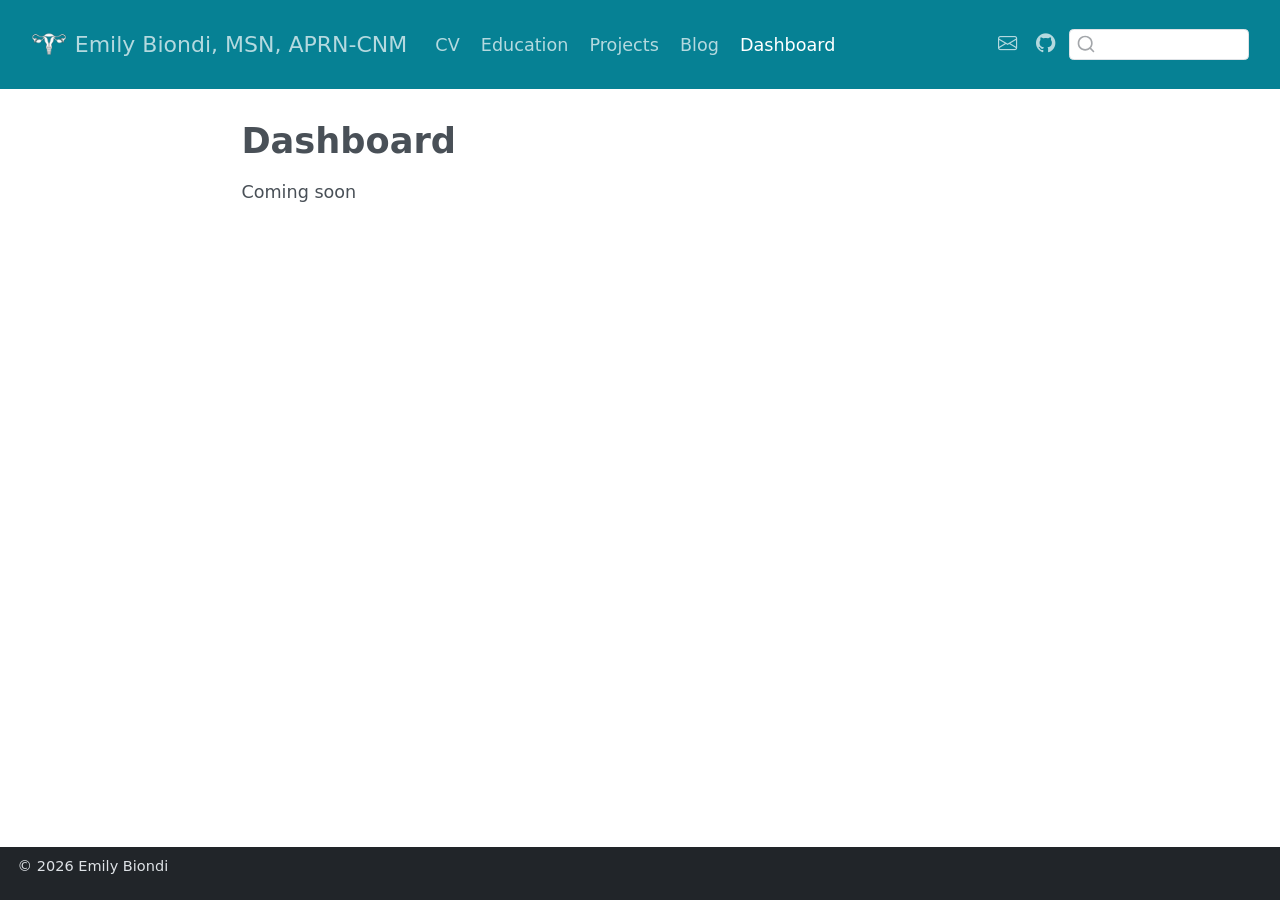
<file: docs/Dashboard/index.html>
<!DOCTYPE html>
<html xmlns="http://www.w3.org/1999/xhtml" lang="en" xml:lang="en"><head>

<meta charset="utf-8">
<meta name="generator" content="quarto-1.10.18">

<meta name="viewport" content="width=device-width, initial-scale=1.0, user-scalable=yes">


<title>Dashboard – Emily Biondi, MSN, APRN-CNM</title>
<style>
/* Default styles provided by pandoc.
** See https://pandoc.org/MANUAL.html#variables-for-html for config info.
*/
span.smallcaps{font-variant: small-caps;}
div.columns{display: flex; gap: 1.5em;}
div.column{flex: auto;}
@media screen {
div.columns{gap: min(4vw, 1.5em);}
div.column{overflow-x: auto;}
}
div.hanging-indent{margin-left: 1.5em; text-indent: -1.5em;}
ul.task-list{list-style: none;}
ul.task-list li input[type="checkbox"] {
  width: 0.8em;
  margin: 0 0.8em 0.2em -1em; /* quarto-specific, see https://github.com/quarto-dev/quarto-cli/issues/4556 */ 
  vertical-align: middle;
}
</style>


<script src="../site_libs/quarto-nav/quarto-nav.js"></script>
<script src="../site_libs/clipboard/clipboard.min.js"></script>
<script src="../site_libs/quarto-search/autocomplete.umd.js"></script>
<script src="../site_libs/quarto-search/fuse.min.js"></script>
<script src="../site_libs/quarto-search/quarto-search.js"></script>
<meta name="quarto:offset" content="../">
<link href="../img/favicon.png" rel="icon" type="image/png">
<script src="../site_libs/quarto-html/quarto.js" type="module"></script>
<script src="../site_libs/quarto-html/tabsets/tabsets.js" type="module"></script>
<script src="../site_libs/quarto-html/popper.min.js"></script>
<script src="../site_libs/quarto-html/tippy.umd.min.js"></script>
<script src="../site_libs/quarto-html/anchor.min.js"></script>
<link href="../site_libs/quarto-html/tippy.css" rel="stylesheet">
<link href="../site_libs/quarto-html/quarto-syntax-highlighting-64a204ab8560d761af7679ceaba22944.css" rel="stylesheet" id="quarto-text-highlighting-styles">
<script src="../site_libs/bootstrap/bootstrap.min.js"></script>
<link href="../site_libs/bootstrap/bootstrap-icons.css" rel="stylesheet">
<link href="../site_libs/bootstrap/bootstrap-b8b36463dbcfc0c9443b5ac0874d65e4.min.css" rel="stylesheet" append-hash="true" id="quarto-bootstrap" data-mode="light">
<script id="quarto-search-options" type="application/json">{
  "location": "navbar",
  "copy-button": false,
  "collapse-after": 3,
  "panel-placement": "end",
  "type": "textbox",
  "limit": 50,
  "keyboard-shortcut": [
    "f",
    "/",
    "s"
  ],
  "language": {
    "search-no-results-text": "No results",
    "search-matching-documents-text": "matching documents",
    "search-copy-link-title": "Copy link to search",
    "search-hide-matches-text": "Hide additional matches",
    "search-more-match-text": "more match in this document",
    "search-more-matches-text": "more matches in this document",
    "search-clear-button-title": "Clear",
    "search-text-placeholder": "",
    "search-detached-cancel-button-title": "Cancel",
    "search-submit-button-title": "Submit",
    "search-label": "Search"
  }
}</script>


</head>

<body class="nav-fixed fullcontent quarto-light">

<div id="quarto-search-results"></div>
  <header id="quarto-header" class="headroom fixed-top">
    <nav class="navbar navbar-expand-lg " data-bs-theme="dark">
      <div class="navbar-container container-fluid">
      <div class="navbar-brand-container mx-auto">
    <a href="../index.html" class="navbar-brand navbar-brand-logo">
    <img src="../img/logo.png" alt="" class="navbar-logo light-content">
    <img src="../img/logo.png" alt="" class="navbar-logo dark-content">
    </a>
    <a class="navbar-brand" href="../index.html">
    <span class="navbar-title">Emily Biondi, MSN, APRN-CNM</span>
    </a>
  </div>
            <div id="quarto-search" class="" title="Search"></div>
          <button class="navbar-toggler" type="button" data-bs-toggle="collapse" data-bs-target="#navbarCollapse" aria-controls="navbarCollapse" role="menu" aria-expanded="false" aria-label="Toggle navigation" onclick="if (window.quartoToggleHeadroom) { window.quartoToggleHeadroom(); }">
  <span class="navbar-toggler-icon"></span>
</button>
          <div class="collapse navbar-collapse" id="navbarCollapse">
            <ul class="navbar-nav navbar-nav-scroll me-auto">
  <li class="nav-item">
    <a class="nav-link" href="../cv/index.html"> 
<span class="menu-text">CV</span></a>
  </li>  
  <li class="nav-item">
    <a class="nav-link" href="../Education/index.html"> 
<span class="menu-text">Education</span></a>
  </li>  
  <li class="nav-item">
    <a class="nav-link" href="../projects/index.html"> 
<span class="menu-text">Projects</span></a>
  </li>  
  <li class="nav-item">
    <a class="nav-link" href="../Blog/index.html"> 
<span class="menu-text">Blog</span></a>
  </li>  
  <li class="nav-item">
    <a class="nav-link active" href="../Dashboard/index.html" aria-current="page"> 
<span class="menu-text">Dashboard</span></a>
  </li>  
</ul>
            <ul class="navbar-nav navbar-nav-scroll ms-auto">
  <li class="nav-item compact">
    <a class="nav-link" href="mailto:eam206@case.edu"> <i class="bi bi-envelope" role="img" aria-label="email">
</i> 
<span class="menu-text"></span></a>
  </li>  
  <li class="nav-item compact">
    <a class="nav-link" href="https://github.com/ebiondi"> <i class="bi bi-github" role="img">
</i> 
<span class="menu-text"></span></a>
  </li>  
</ul>
          </div> <!-- /navcollapse -->
            <div class="quarto-navbar-tools">
</div>
      </div> <!-- /container-fluid -->
    </nav>
</header>
<!-- content -->
<div id="quarto-content" class="quarto-container page-columns page-rows-contents page-layout-article page-navbar">
<!-- sidebar -->
<!-- margin-sidebar -->
    
<!-- main -->
<main class="content" id="quarto-document-content">

<header id="title-block-header" class="quarto-title-block default">
<div class="quarto-title">
<h1 class="title">Dashboard</h1>
</div>



<div class="quarto-title-meta">

    
  
    
  </div>
  


</header>


<p>Coming soon</p>



</main> <!-- /main -->
<script id="quarto-html-after-body" type="application/javascript">
  window.document.addEventListener("DOMContentLoaded", function (event) {
    const icon = "";
    const anchorJS = new window.AnchorJS();
    anchorJS.options = {
      placement: 'right',
      icon: icon
    };
    anchorJS.add('.anchored');
    const isCodeAnnotation = (el) => {
      for (const clz of el.classList) {
        if (clz.startsWith('code-annotation-')) {                     
          return true;
        }
      }
      return false;
    }
    const onCopySuccess = function(e) {
      // button target
      const button = e.trigger;
      // don't keep focus
      button.blur();
      // flash "checked"
      button.classList.add('code-copy-button-checked');
      var currentTitle = button.getAttribute("title");
      button.setAttribute("title", "Copied!");
      let tooltip;
      if (window.bootstrap) {
        button.setAttribute("data-bs-toggle", "tooltip");
        button.setAttribute("data-bs-placement", "left");
        button.setAttribute("data-bs-title", "Copied!");
        tooltip = new bootstrap.Tooltip(button, 
          { trigger: "manual", 
            customClass: "code-copy-button-tooltip",
            offset: [0, -8]});
        tooltip.show();    
      }
      setTimeout(function() {
        if (tooltip) {
          tooltip.hide();
          button.removeAttribute("data-bs-title");
          button.removeAttribute("data-bs-toggle");
          button.removeAttribute("data-bs-placement");
        }
        button.setAttribute("title", currentTitle);
        button.classList.remove('code-copy-button-checked');
      }, 1000);
      // clear code selection
      e.clearSelection();
    }
    const getTextToCopy = function(trigger) {
      const outerScaffold = trigger.parentElement.cloneNode(true);
      const codeEl = outerScaffold.querySelector('code');
      for (const childEl of codeEl.children) {
        if (isCodeAnnotation(childEl)) {
          childEl.remove();
        }
      }
      return codeEl.innerText;
    }
    const clipboard = new window.ClipboardJS('.code-copy-button:not([data-in-quarto-modal])', {
      text: getTextToCopy
    });
    clipboard.on('success', onCopySuccess);
    if (window.document.getElementById('quarto-embedded-source-code-modal')) {
      const clipboardModal = new window.ClipboardJS('.code-copy-button[data-in-quarto-modal]', {
        text: getTextToCopy,
        container: window.document.getElementById('quarto-embedded-source-code-modal')
      });
      clipboardModal.on('success', onCopySuccess);
    }
      var localhostRegex = new RegExp(/^(?:http|https):\/\/localhost\:?[0-9]*\//);
      var mailtoRegex = new RegExp(/^mailto:/);
        var filterRegex = new RegExp('/' + window.location.host + '/');
      var isInternal = (href) => {
          return filterRegex.test(href) || localhostRegex.test(href) || mailtoRegex.test(href);
      }
      // Inspect non-navigation links and adorn them if external
     var links = window.document.querySelectorAll('a[href]:not(.nav-link):not(.navbar-brand):not(.toc-action):not(.sidebar-link):not(.sidebar-item-toggle):not(.pagination-link):not(.no-external):not([aria-hidden]):not(.dropdown-item):not(.quarto-navigation-tool):not(.about-link)');
      for (var i=0; i<links.length; i++) {
        const link = links[i];
        if (!isInternal(link.href)) {
          // undo the damage that might have been done by quarto-nav.js in the case of
          // links that we want to consider external
          if (link.dataset.originalHref !== undefined) {
            link.href = link.dataset.originalHref;
          }
        }
      }
    function tippyHover(el, contentFn, onTriggerFn, onUntriggerFn) {
      const config = {
        allowHTML: true,
        maxWidth: 500,
        delay: 100,
        arrow: false,
        appendTo: function(el) {
            return el.parentElement;
        },
        interactive: true,
        interactiveBorder: 10,
        theme: 'quarto',
        placement: 'bottom-start',
      };
      if (contentFn) {
        config.content = contentFn;
      }
      if (onTriggerFn) {
        config.onTrigger = onTriggerFn;
      }
      if (onUntriggerFn) {
        config.onUntrigger = onUntriggerFn;
      }
      window.tippy(el, config); 
    }
    const noterefs = window.document.querySelectorAll('a[role="doc-noteref"]');
    for (var i=0; i<noterefs.length; i++) {
      const ref = noterefs[i];
      tippyHover(ref, function() {
        // use id or data attribute instead here
        let href = ref.getAttribute('data-footnote-href') || ref.getAttribute('href');
        try { href = new URL(href).hash; } catch {}
        const id = href.replace(/^#\/?/, "");
        const note = window.document.getElementById(id);
        if (note) {
          return note.innerHTML;
        } else {
          return "";
        }
      });
    }
    const xrefs = window.document.querySelectorAll('a.quarto-xref');
    const processXRef = (id, note) => {
      // Strip column container classes
      const stripColumnClz = (el) => {
        el.classList.remove("page-full", "page-columns");
        if (el.children) {
          for (const child of el.children) {
            stripColumnClz(child);
          }
        }
      }
      stripColumnClz(note)
      if (id === null || id.startsWith('sec-')) {
        // Special case sections, only their first couple elements
        const container = document.createElement("div");
        if (note.children && note.children.length > 2) {
          container.appendChild(note.children[0].cloneNode(true));
          for (let i = 1; i < note.children.length; i++) {
            const child = note.children[i];
            if (child.tagName === "P" && child.innerText === "") {
              continue;
            } else {
              container.appendChild(child.cloneNode(true));
              break;
            }
          }
          if (window.Quarto?.typesetMath) {
            window.Quarto.typesetMath(container);
          }
          return container.innerHTML
        } else {
          if (window.Quarto?.typesetMath) {
            window.Quarto.typesetMath(note);
          }
          return note.innerHTML;
        }
      } else {
        // Remove any anchor links if they are present
        const anchorLink = note.querySelector('a.anchorjs-link');
        if (anchorLink) {
          anchorLink.remove();
        }
        if (window.Quarto?.typesetMath) {
          window.Quarto.typesetMath(note);
        }
        if (note.classList.contains("callout")) {
          return note.outerHTML;
        } else {
          return note.innerHTML;
        }
      }
    }
    for (var i=0; i<xrefs.length; i++) {
      const xref = xrefs[i];
      tippyHover(xref, undefined, function(instance) {
        instance.disable();
        let url = xref.getAttribute('href');
        let hash = undefined; 
        if (url.startsWith('#')) {
          hash = url;
        } else {
          try { hash = new URL(url).hash; } catch {}
        }
        if (hash) {
          const id = hash.replace(/^#\/?/, "");
          const note = window.document.getElementById(id);
          if (note !== null) {
            try {
              const html = processXRef(id, note.cloneNode(true));
              instance.setContent(html);
            } finally {
              instance.enable();
              instance.show();
            }
          } else {
            // See if we can fetch this
            fetch(url.split('#')[0])
            .then(res => res.text())
            .then(html => {
              const parser = new DOMParser();
              const htmlDoc = parser.parseFromString(html, "text/html");
              const note = htmlDoc.getElementById(id);
              if (note !== null) {
                const html = processXRef(id, note);
                instance.setContent(html);
              } 
            }).finally(() => {
              instance.enable();
              instance.show();
            });
          }
        } else {
          // See if we can fetch a full url (with no hash to target)
          // This is a special case and we should probably do some content thinning / targeting
          fetch(url)
          .then(res => res.text())
          .then(html => {
            const parser = new DOMParser();
            const htmlDoc = parser.parseFromString(html, "text/html");
            const note = htmlDoc.querySelector('main.content');
            if (note !== null) {
              // This should only happen for chapter cross references
              // (since there is no id in the URL)
              // remove the first header
              if (note.children.length > 0 && note.children[0].tagName === "HEADER") {
                note.children[0].remove();
              }
              const html = processXRef(null, note);
              instance.setContent(html);
            } 
          }).finally(() => {
            instance.enable();
            instance.show();
          });
        }
      }, function(instance) {
      });
    }
        let selectedAnnoteEl;
        const selectorForAnnotation = ( cell, annotation) => {
          let cellAttr = 'data-code-cell="' + cell + '"';
          let lineAttr = 'data-code-annotation="' +  annotation + '"';
          const selector = 'span[' + cellAttr + '][' + lineAttr + ']';
          return selector;
        }
        const selectCodeLines = (annoteEl) => {
          const doc = window.document;
          const targetCell = annoteEl.getAttribute("data-target-cell");
          const targetAnnotation = annoteEl.getAttribute("data-target-annotation");
          const annoteSpan = window.document.querySelector(selectorForAnnotation(targetCell, targetAnnotation));
          const lines = annoteSpan.getAttribute("data-code-lines").split(",");
          const lineIds = lines.map((line) => {
            return targetCell + "-" + line;
          })
          let top = null;
          let height = null;
          let parent = null;
          if (lineIds.length > 0) {
              //compute the position of the single el (top and bottom and make a div)
              const el = window.document.getElementById(lineIds[0]);
              top = el.offsetTop;
              height = el.offsetHeight;
              parent = el.parentElement.parentElement;
            if (lineIds.length > 1) {
              const lastEl = window.document.getElementById(lineIds[lineIds.length - 1]);
              const bottom = lastEl.offsetTop + lastEl.offsetHeight;
              height = bottom - top;
            }
            if (top !== null && height !== null && parent !== null) {
              // cook up a div (if necessary) and position it 
              let div = window.document.getElementById("code-annotation-line-highlight");
              if (div === null) {
                div = window.document.createElement("div");
                div.setAttribute("id", "code-annotation-line-highlight");
                div.style.position = 'absolute';
                parent.appendChild(div);
              }
              div.style.top = top - 2 + "px";
              div.style.height = height + 4 + "px";
              div.style.left = 0;
              let gutterDiv = window.document.getElementById("code-annotation-line-highlight-gutter");
              if (gutterDiv === null) {
                gutterDiv = window.document.createElement("div");
                gutterDiv.setAttribute("id", "code-annotation-line-highlight-gutter");
                gutterDiv.style.position = 'absolute';
                const codeCell = window.document.getElementById(targetCell);
                const gutter = codeCell.querySelector('.code-annotation-gutter');
                gutter.appendChild(gutterDiv);
              }
              gutterDiv.style.top = top - 2 + "px";
              gutterDiv.style.height = height + 4 + "px";
            }
            selectedAnnoteEl = annoteEl;
          }
        };
        const unselectCodeLines = () => {
          const elementsIds = ["code-annotation-line-highlight", "code-annotation-line-highlight-gutter"];
          elementsIds.forEach((elId) => {
            const div = window.document.getElementById(elId);
            if (div) {
              div.remove();
            }
          });
          selectedAnnoteEl = undefined;
        };
          // Handle positioning of the toggle
      window.addEventListener(
        "resize",
        throttle(() => {
          elRect = undefined;
          if (selectedAnnoteEl) {
            selectCodeLines(selectedAnnoteEl);
          }
        }, 10)
      );
      function throttle(fn, ms) {
      let throttle = false;
      let timer;
        return (...args) => {
          if(!throttle) { // first call gets through
              fn.apply(this, args);
              throttle = true;
          } else { // all the others get throttled
              if(timer) clearTimeout(timer); // cancel #2
              timer = setTimeout(() => {
                fn.apply(this, args);
                timer = throttle = false;
              }, ms);
          }
        };
      }
        // Attach click handler to the DT
        const annoteDls = window.document.querySelectorAll('dt[data-target-cell]');
        for (const annoteDlNode of annoteDls) {
          annoteDlNode.addEventListener('click', (event) => {
            const clickedEl = event.target;
            if (clickedEl !== selectedAnnoteEl) {
              unselectCodeLines();
              const activeEl = window.document.querySelector('dt[data-target-cell].code-annotation-active');
              if (activeEl) {
                activeEl.classList.remove('code-annotation-active');
              }
              selectCodeLines(clickedEl);
              clickedEl.classList.add('code-annotation-active');
            } else {
              // Unselect the line
              unselectCodeLines();
              clickedEl.classList.remove('code-annotation-active');
            }
          });
        }
    const findCites = (el) => {
      const parentEl = el.parentElement;
      if (parentEl) {
        const cites = parentEl.dataset.cites;
        if (cites) {
          return {
            el,
            cites: cites.split(' ')
          };
        } else {
          return findCites(el.parentElement)
        }
      } else {
        return undefined;
      }
    };
    var bibliorefs = window.document.querySelectorAll('a[role="doc-biblioref"]');
    for (var i=0; i<bibliorefs.length; i++) {
      const ref = bibliorefs[i];
      const citeInfo = findCites(ref);
      if (citeInfo) {
        tippyHover(citeInfo.el, function() {
          var popup = window.document.createElement('div');
          citeInfo.cites.forEach(function(cite) {
            var citeDiv = window.document.createElement('div');
            citeDiv.classList.add('hanging-indent');
            citeDiv.classList.add('csl-entry');
            var biblioDiv = window.document.getElementById('ref-' + cite);
            if (biblioDiv) {
              citeDiv.innerHTML = biblioDiv.innerHTML;
            }
            popup.appendChild(citeDiv);
          });
          return popup.innerHTML;
        });
      }
    }
  });
  </script>
</div> <!-- /content -->
<footer class="footer">
  <div class="nav-footer">
    <div class="nav-footer-left">
<p><span class="faux-block">© 2026 Emily Biondi </span></p>
</div>   
    <div class="nav-footer-center">
      &nbsp;
    </div>
    <div class="nav-footer-right">
      &nbsp;
    </div>
  </div>
</footer>




</body></html>
</file>
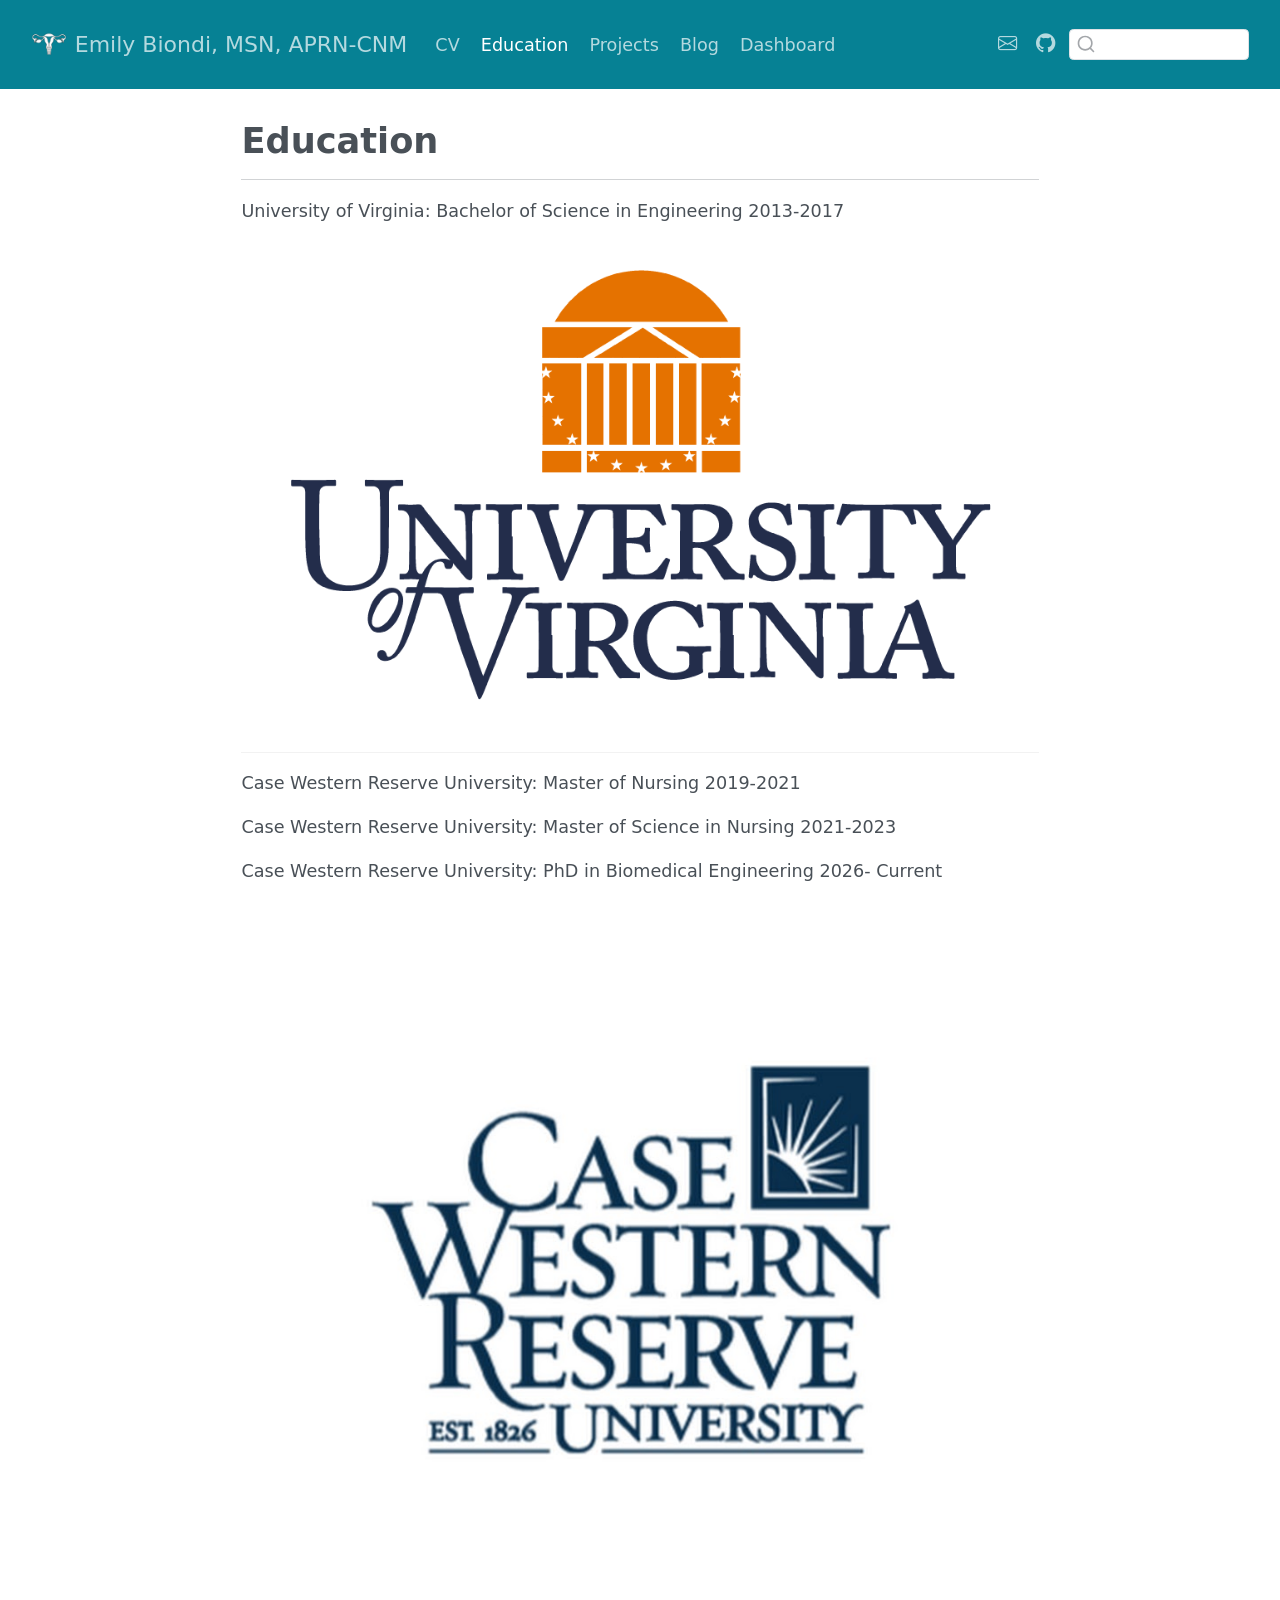
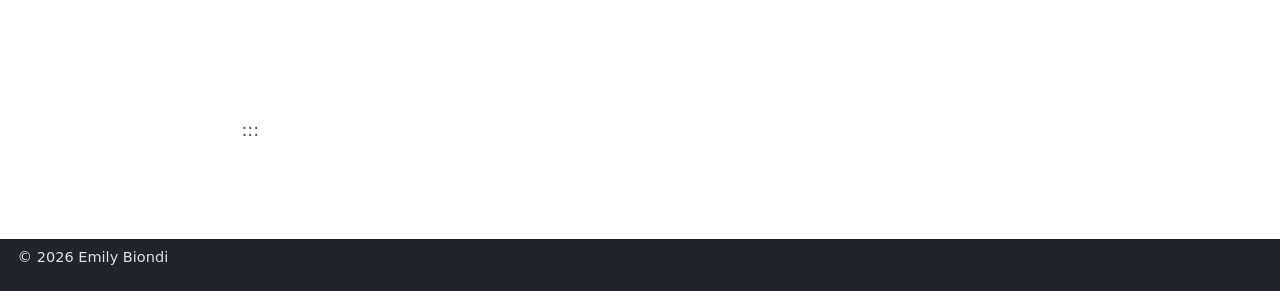
<file: docs/Education/index.html>
<!DOCTYPE html>
<html xmlns="http://www.w3.org/1999/xhtml" lang="en" xml:lang="en"><head>

<meta charset="utf-8">
<meta name="generator" content="quarto-1.10.18">

<meta name="viewport" content="width=device-width, initial-scale=1.0, user-scalable=yes">


<title>Education – Emily Biondi, MSN, APRN-CNM</title>
<style>
/* Default styles provided by pandoc.
** See https://pandoc.org/MANUAL.html#variables-for-html for config info.
*/
span.smallcaps{font-variant: small-caps;}
div.columns{display: flex; gap: 1.5em;}
div.column{flex: auto;}
@media screen {
div.columns{gap: min(4vw, 1.5em);}
div.column{overflow-x: auto;}
}
div.hanging-indent{margin-left: 1.5em; text-indent: -1.5em;}
ul.task-list{list-style: none;}
ul.task-list li input[type="checkbox"] {
  width: 0.8em;
  margin: 0 0.8em 0.2em -1em; /* quarto-specific, see https://github.com/quarto-dev/quarto-cli/issues/4556 */ 
  vertical-align: middle;
}
</style>


<script src="../site_libs/quarto-nav/quarto-nav.js"></script>
<script src="../site_libs/clipboard/clipboard.min.js"></script>
<script src="../site_libs/quarto-search/autocomplete.umd.js"></script>
<script src="../site_libs/quarto-search/fuse.min.js"></script>
<script src="../site_libs/quarto-search/quarto-search.js"></script>
<meta name="quarto:offset" content="../">
<link href="../img/favicon.png" rel="icon" type="image/png">
<script src="../site_libs/quarto-html/quarto.js" type="module"></script>
<script src="../site_libs/quarto-html/tabsets/tabsets.js" type="module"></script>
<script src="../site_libs/quarto-html/popper.min.js"></script>
<script src="../site_libs/quarto-html/tippy.umd.min.js"></script>
<script src="../site_libs/quarto-html/anchor.min.js"></script>
<link href="../site_libs/quarto-html/tippy.css" rel="stylesheet">
<link href="../site_libs/quarto-html/quarto-syntax-highlighting-64a204ab8560d761af7679ceaba22944.css" rel="stylesheet" id="quarto-text-highlighting-styles">
<script src="../site_libs/bootstrap/bootstrap.min.js"></script>
<link href="../site_libs/bootstrap/bootstrap-icons.css" rel="stylesheet">
<link href="../site_libs/bootstrap/bootstrap-b8b36463dbcfc0c9443b5ac0874d65e4.min.css" rel="stylesheet" append-hash="true" id="quarto-bootstrap" data-mode="light">
<script id="quarto-search-options" type="application/json">{
  "location": "navbar",
  "copy-button": false,
  "collapse-after": 3,
  "panel-placement": "end",
  "type": "textbox",
  "limit": 50,
  "keyboard-shortcut": [
    "f",
    "/",
    "s"
  ],
  "language": {
    "search-no-results-text": "No results",
    "search-matching-documents-text": "matching documents",
    "search-copy-link-title": "Copy link to search",
    "search-hide-matches-text": "Hide additional matches",
    "search-more-match-text": "more match in this document",
    "search-more-matches-text": "more matches in this document",
    "search-clear-button-title": "Clear",
    "search-text-placeholder": "",
    "search-detached-cancel-button-title": "Cancel",
    "search-submit-button-title": "Submit",
    "search-label": "Search"
  }
}</script>


</head>

<body class="nav-fixed fullcontent quarto-light">

<div id="quarto-search-results"></div>
  <header id="quarto-header" class="headroom fixed-top">
    <nav class="navbar navbar-expand-lg " data-bs-theme="dark">
      <div class="navbar-container container-fluid">
      <div class="navbar-brand-container mx-auto">
    <a href="../index.html" class="navbar-brand navbar-brand-logo">
    <img src="../img/logo.png" alt="" class="navbar-logo light-content">
    <img src="../img/logo.png" alt="" class="navbar-logo dark-content">
    </a>
    <a class="navbar-brand" href="../index.html">
    <span class="navbar-title">Emily Biondi, MSN, APRN-CNM</span>
    </a>
  </div>
            <div id="quarto-search" class="" title="Search"></div>
          <button class="navbar-toggler" type="button" data-bs-toggle="collapse" data-bs-target="#navbarCollapse" aria-controls="navbarCollapse" role="menu" aria-expanded="false" aria-label="Toggle navigation" onclick="if (window.quartoToggleHeadroom) { window.quartoToggleHeadroom(); }">
  <span class="navbar-toggler-icon"></span>
</button>
          <div class="collapse navbar-collapse" id="navbarCollapse">
            <ul class="navbar-nav navbar-nav-scroll me-auto">
  <li class="nav-item">
    <a class="nav-link" href="../cv/index.html"> 
<span class="menu-text">CV</span></a>
  </li>  
  <li class="nav-item">
    <a class="nav-link active" href="../Education/index.html" aria-current="page"> 
<span class="menu-text">Education</span></a>
  </li>  
  <li class="nav-item">
    <a class="nav-link" href="../projects/index.html"> 
<span class="menu-text">Projects</span></a>
  </li>  
  <li class="nav-item">
    <a class="nav-link" href="../Blog/index.html"> 
<span class="menu-text">Blog</span></a>
  </li>  
  <li class="nav-item">
    <a class="nav-link" href="../Dashboard/index.html"> 
<span class="menu-text">Dashboard</span></a>
  </li>  
</ul>
            <ul class="navbar-nav navbar-nav-scroll ms-auto">
  <li class="nav-item compact">
    <a class="nav-link" href="mailto:eam206@case.edu"> <i class="bi bi-envelope" role="img" aria-label="email">
</i> 
<span class="menu-text"></span></a>
  </li>  
  <li class="nav-item compact">
    <a class="nav-link" href="https://github.com/ebiondi"> <i class="bi bi-github" role="img">
</i> 
<span class="menu-text"></span></a>
  </li>  
</ul>
          </div> <!-- /navcollapse -->
            <div class="quarto-navbar-tools">
</div>
      </div> <!-- /container-fluid -->
    </nav>
</header>
<!-- content -->
<div id="quarto-content" class="quarto-container page-columns page-rows-contents page-layout-article page-navbar">
<!-- sidebar -->
<!-- margin-sidebar -->
    
<!-- main -->
<main class="content" id="quarto-document-content">

<header id="title-block-header" class="quarto-title-block default">
<div class="quarto-title">
<h1 class="title">Education</h1>
</div>



<div class="quarto-title-meta">

    
  
    
  </div>
  


</header>


<div class="quarto-layout-panel" data-layout-ncol="2">

</div>
<hr>
<p>University of Virginia: Bachelor of Science in Engineering 2013-2017</p>
<section id="section" class="level2">
<h2 class="anchored" data-anchor-id="section"><img src="University-of-Virginia-Logo.png" class="img-fluid"></h2>
<p>Case Western Reserve University: Master of Nursing 2019-2021</p>
<p>Case Western Reserve University: Master of Science in Nursing 2021-2023</p>
<p>Case Western Reserve University: PhD in Biomedical Engineering 2026- Current</p>
<p><img src="CWRU.jpg" class="img-fluid"></p>
<p>:::</p>


</section>

</main> <!-- /main -->
<script id="quarto-html-after-body" type="application/javascript">
  window.document.addEventListener("DOMContentLoaded", function (event) {
    const icon = "";
    const anchorJS = new window.AnchorJS();
    anchorJS.options = {
      placement: 'right',
      icon: icon
    };
    anchorJS.add('.anchored');
    const isCodeAnnotation = (el) => {
      for (const clz of el.classList) {
        if (clz.startsWith('code-annotation-')) {                     
          return true;
        }
      }
      return false;
    }
    const onCopySuccess = function(e) {
      // button target
      const button = e.trigger;
      // don't keep focus
      button.blur();
      // flash "checked"
      button.classList.add('code-copy-button-checked');
      var currentTitle = button.getAttribute("title");
      button.setAttribute("title", "Copied!");
      let tooltip;
      if (window.bootstrap) {
        button.setAttribute("data-bs-toggle", "tooltip");
        button.setAttribute("data-bs-placement", "left");
        button.setAttribute("data-bs-title", "Copied!");
        tooltip = new bootstrap.Tooltip(button, 
          { trigger: "manual", 
            customClass: "code-copy-button-tooltip",
            offset: [0, -8]});
        tooltip.show();    
      }
      setTimeout(function() {
        if (tooltip) {
          tooltip.hide();
          button.removeAttribute("data-bs-title");
          button.removeAttribute("data-bs-toggle");
          button.removeAttribute("data-bs-placement");
        }
        button.setAttribute("title", currentTitle);
        button.classList.remove('code-copy-button-checked');
      }, 1000);
      // clear code selection
      e.clearSelection();
    }
    const getTextToCopy = function(trigger) {
      const outerScaffold = trigger.parentElement.cloneNode(true);
      const codeEl = outerScaffold.querySelector('code');
      for (const childEl of codeEl.children) {
        if (isCodeAnnotation(childEl)) {
          childEl.remove();
        }
      }
      return codeEl.innerText;
    }
    const clipboard = new window.ClipboardJS('.code-copy-button:not([data-in-quarto-modal])', {
      text: getTextToCopy
    });
    clipboard.on('success', onCopySuccess);
    if (window.document.getElementById('quarto-embedded-source-code-modal')) {
      const clipboardModal = new window.ClipboardJS('.code-copy-button[data-in-quarto-modal]', {
        text: getTextToCopy,
        container: window.document.getElementById('quarto-embedded-source-code-modal')
      });
      clipboardModal.on('success', onCopySuccess);
    }
      var localhostRegex = new RegExp(/^(?:http|https):\/\/localhost\:?[0-9]*\//);
      var mailtoRegex = new RegExp(/^mailto:/);
        var filterRegex = new RegExp('/' + window.location.host + '/');
      var isInternal = (href) => {
          return filterRegex.test(href) || localhostRegex.test(href) || mailtoRegex.test(href);
      }
      // Inspect non-navigation links and adorn them if external
     var links = window.document.querySelectorAll('a[href]:not(.nav-link):not(.navbar-brand):not(.toc-action):not(.sidebar-link):not(.sidebar-item-toggle):not(.pagination-link):not(.no-external):not([aria-hidden]):not(.dropdown-item):not(.quarto-navigation-tool):not(.about-link)');
      for (var i=0; i<links.length; i++) {
        const link = links[i];
        if (!isInternal(link.href)) {
          // undo the damage that might have been done by quarto-nav.js in the case of
          // links that we want to consider external
          if (link.dataset.originalHref !== undefined) {
            link.href = link.dataset.originalHref;
          }
        }
      }
    function tippyHover(el, contentFn, onTriggerFn, onUntriggerFn) {
      const config = {
        allowHTML: true,
        maxWidth: 500,
        delay: 100,
        arrow: false,
        appendTo: function(el) {
            return el.parentElement;
        },
        interactive: true,
        interactiveBorder: 10,
        theme: 'quarto',
        placement: 'bottom-start',
      };
      if (contentFn) {
        config.content = contentFn;
      }
      if (onTriggerFn) {
        config.onTrigger = onTriggerFn;
      }
      if (onUntriggerFn) {
        config.onUntrigger = onUntriggerFn;
      }
      window.tippy(el, config); 
    }
    const noterefs = window.document.querySelectorAll('a[role="doc-noteref"]');
    for (var i=0; i<noterefs.length; i++) {
      const ref = noterefs[i];
      tippyHover(ref, function() {
        // use id or data attribute instead here
        let href = ref.getAttribute('data-footnote-href') || ref.getAttribute('href');
        try { href = new URL(href).hash; } catch {}
        const id = href.replace(/^#\/?/, "");
        const note = window.document.getElementById(id);
        if (note) {
          return note.innerHTML;
        } else {
          return "";
        }
      });
    }
    const xrefs = window.document.querySelectorAll('a.quarto-xref');
    const processXRef = (id, note) => {
      // Strip column container classes
      const stripColumnClz = (el) => {
        el.classList.remove("page-full", "page-columns");
        if (el.children) {
          for (const child of el.children) {
            stripColumnClz(child);
          }
        }
      }
      stripColumnClz(note)
      if (id === null || id.startsWith('sec-')) {
        // Special case sections, only their first couple elements
        const container = document.createElement("div");
        if (note.children && note.children.length > 2) {
          container.appendChild(note.children[0].cloneNode(true));
          for (let i = 1; i < note.children.length; i++) {
            const child = note.children[i];
            if (child.tagName === "P" && child.innerText === "") {
              continue;
            } else {
              container.appendChild(child.cloneNode(true));
              break;
            }
          }
          if (window.Quarto?.typesetMath) {
            window.Quarto.typesetMath(container);
          }
          return container.innerHTML
        } else {
          if (window.Quarto?.typesetMath) {
            window.Quarto.typesetMath(note);
          }
          return note.innerHTML;
        }
      } else {
        // Remove any anchor links if they are present
        const anchorLink = note.querySelector('a.anchorjs-link');
        if (anchorLink) {
          anchorLink.remove();
        }
        if (window.Quarto?.typesetMath) {
          window.Quarto.typesetMath(note);
        }
        if (note.classList.contains("callout")) {
          return note.outerHTML;
        } else {
          return note.innerHTML;
        }
      }
    }
    for (var i=0; i<xrefs.length; i++) {
      const xref = xrefs[i];
      tippyHover(xref, undefined, function(instance) {
        instance.disable();
        let url = xref.getAttribute('href');
        let hash = undefined; 
        if (url.startsWith('#')) {
          hash = url;
        } else {
          try { hash = new URL(url).hash; } catch {}
        }
        if (hash) {
          const id = hash.replace(/^#\/?/, "");
          const note = window.document.getElementById(id);
          if (note !== null) {
            try {
              const html = processXRef(id, note.cloneNode(true));
              instance.setContent(html);
            } finally {
              instance.enable();
              instance.show();
            }
          } else {
            // See if we can fetch this
            fetch(url.split('#')[0])
            .then(res => res.text())
            .then(html => {
              const parser = new DOMParser();
              const htmlDoc = parser.parseFromString(html, "text/html");
              const note = htmlDoc.getElementById(id);
              if (note !== null) {
                const html = processXRef(id, note);
                instance.setContent(html);
              } 
            }).finally(() => {
              instance.enable();
              instance.show();
            });
          }
        } else {
          // See if we can fetch a full url (with no hash to target)
          // This is a special case and we should probably do some content thinning / targeting
          fetch(url)
          .then(res => res.text())
          .then(html => {
            const parser = new DOMParser();
            const htmlDoc = parser.parseFromString(html, "text/html");
            const note = htmlDoc.querySelector('main.content');
            if (note !== null) {
              // This should only happen for chapter cross references
              // (since there is no id in the URL)
              // remove the first header
              if (note.children.length > 0 && note.children[0].tagName === "HEADER") {
                note.children[0].remove();
              }
              const html = processXRef(null, note);
              instance.setContent(html);
            } 
          }).finally(() => {
            instance.enable();
            instance.show();
          });
        }
      }, function(instance) {
      });
    }
        let selectedAnnoteEl;
        const selectorForAnnotation = ( cell, annotation) => {
          let cellAttr = 'data-code-cell="' + cell + '"';
          let lineAttr = 'data-code-annotation="' +  annotation + '"';
          const selector = 'span[' + cellAttr + '][' + lineAttr + ']';
          return selector;
        }
        const selectCodeLines = (annoteEl) => {
          const doc = window.document;
          const targetCell = annoteEl.getAttribute("data-target-cell");
          const targetAnnotation = annoteEl.getAttribute("data-target-annotation");
          const annoteSpan = window.document.querySelector(selectorForAnnotation(targetCell, targetAnnotation));
          const lines = annoteSpan.getAttribute("data-code-lines").split(",");
          const lineIds = lines.map((line) => {
            return targetCell + "-" + line;
          })
          let top = null;
          let height = null;
          let parent = null;
          if (lineIds.length > 0) {
              //compute the position of the single el (top and bottom and make a div)
              const el = window.document.getElementById(lineIds[0]);
              top = el.offsetTop;
              height = el.offsetHeight;
              parent = el.parentElement.parentElement;
            if (lineIds.length > 1) {
              const lastEl = window.document.getElementById(lineIds[lineIds.length - 1]);
              const bottom = lastEl.offsetTop + lastEl.offsetHeight;
              height = bottom - top;
            }
            if (top !== null && height !== null && parent !== null) {
              // cook up a div (if necessary) and position it 
              let div = window.document.getElementById("code-annotation-line-highlight");
              if (div === null) {
                div = window.document.createElement("div");
                div.setAttribute("id", "code-annotation-line-highlight");
                div.style.position = 'absolute';
                parent.appendChild(div);
              }
              div.style.top = top - 2 + "px";
              div.style.height = height + 4 + "px";
              div.style.left = 0;
              let gutterDiv = window.document.getElementById("code-annotation-line-highlight-gutter");
              if (gutterDiv === null) {
                gutterDiv = window.document.createElement("div");
                gutterDiv.setAttribute("id", "code-annotation-line-highlight-gutter");
                gutterDiv.style.position = 'absolute';
                const codeCell = window.document.getElementById(targetCell);
                const gutter = codeCell.querySelector('.code-annotation-gutter');
                gutter.appendChild(gutterDiv);
              }
              gutterDiv.style.top = top - 2 + "px";
              gutterDiv.style.height = height + 4 + "px";
            }
            selectedAnnoteEl = annoteEl;
          }
        };
        const unselectCodeLines = () => {
          const elementsIds = ["code-annotation-line-highlight", "code-annotation-line-highlight-gutter"];
          elementsIds.forEach((elId) => {
            const div = window.document.getElementById(elId);
            if (div) {
              div.remove();
            }
          });
          selectedAnnoteEl = undefined;
        };
          // Handle positioning of the toggle
      window.addEventListener(
        "resize",
        throttle(() => {
          elRect = undefined;
          if (selectedAnnoteEl) {
            selectCodeLines(selectedAnnoteEl);
          }
        }, 10)
      );
      function throttle(fn, ms) {
      let throttle = false;
      let timer;
        return (...args) => {
          if(!throttle) { // first call gets through
              fn.apply(this, args);
              throttle = true;
          } else { // all the others get throttled
              if(timer) clearTimeout(timer); // cancel #2
              timer = setTimeout(() => {
                fn.apply(this, args);
                timer = throttle = false;
              }, ms);
          }
        };
      }
        // Attach click handler to the DT
        const annoteDls = window.document.querySelectorAll('dt[data-target-cell]');
        for (const annoteDlNode of annoteDls) {
          annoteDlNode.addEventListener('click', (event) => {
            const clickedEl = event.target;
            if (clickedEl !== selectedAnnoteEl) {
              unselectCodeLines();
              const activeEl = window.document.querySelector('dt[data-target-cell].code-annotation-active');
              if (activeEl) {
                activeEl.classList.remove('code-annotation-active');
              }
              selectCodeLines(clickedEl);
              clickedEl.classList.add('code-annotation-active');
            } else {
              // Unselect the line
              unselectCodeLines();
              clickedEl.classList.remove('code-annotation-active');
            }
          });
        }
    const findCites = (el) => {
      const parentEl = el.parentElement;
      if (parentEl) {
        const cites = parentEl.dataset.cites;
        if (cites) {
          return {
            el,
            cites: cites.split(' ')
          };
        } else {
          return findCites(el.parentElement)
        }
      } else {
        return undefined;
      }
    };
    var bibliorefs = window.document.querySelectorAll('a[role="doc-biblioref"]');
    for (var i=0; i<bibliorefs.length; i++) {
      const ref = bibliorefs[i];
      const citeInfo = findCites(ref);
      if (citeInfo) {
        tippyHover(citeInfo.el, function() {
          var popup = window.document.createElement('div');
          citeInfo.cites.forEach(function(cite) {
            var citeDiv = window.document.createElement('div');
            citeDiv.classList.add('hanging-indent');
            citeDiv.classList.add('csl-entry');
            var biblioDiv = window.document.getElementById('ref-' + cite);
            if (biblioDiv) {
              citeDiv.innerHTML = biblioDiv.innerHTML;
            }
            popup.appendChild(citeDiv);
          });
          return popup.innerHTML;
        });
      }
    }
  });
  </script>
</div> <!-- /content -->
<footer class="footer">
  <div class="nav-footer">
    <div class="nav-footer-left">
<p><span class="faux-block">© 2026 Emily Biondi </span></p>
</div>   
    <div class="nav-footer-center">
      &nbsp;
    </div>
    <div class="nav-footer-right">
      &nbsp;
    </div>
  </div>
</footer>




</body></html>
</file>
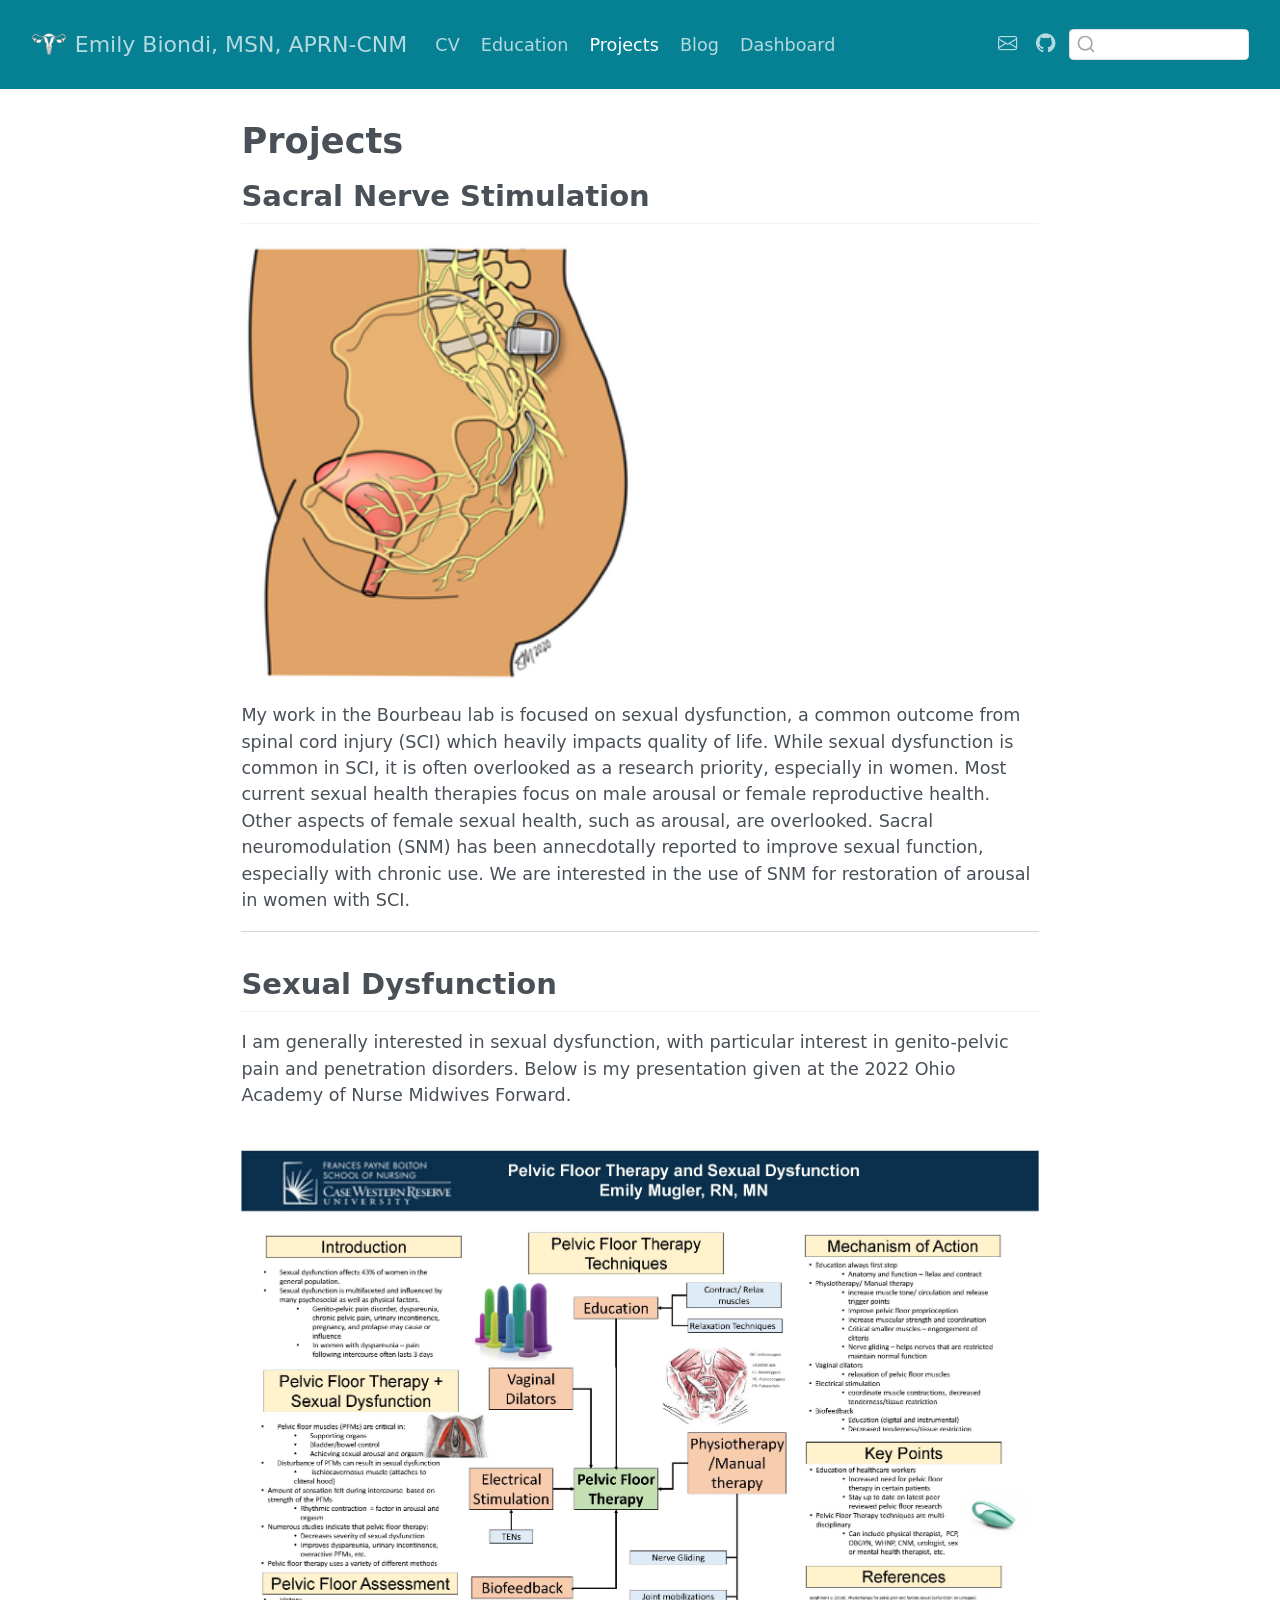
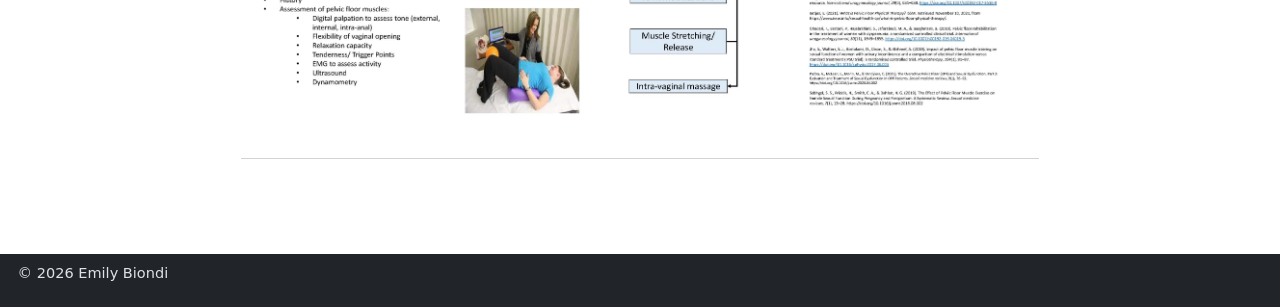
<file: docs/projects/index.html>
<!DOCTYPE html>
<html xmlns="http://www.w3.org/1999/xhtml" lang="en" xml:lang="en"><head>

<meta charset="utf-8">
<meta name="generator" content="quarto-1.10.18">

<meta name="viewport" content="width=device-width, initial-scale=1.0, user-scalable=yes">


<title>Projects – Emily Biondi, MSN, APRN-CNM</title>
<style>
/* Default styles provided by pandoc.
** See https://pandoc.org/MANUAL.html#variables-for-html for config info.
*/
span.smallcaps{font-variant: small-caps;}
div.columns{display: flex; gap: 1.5em;}
div.column{flex: auto;}
@media screen {
div.columns{gap: min(4vw, 1.5em);}
div.column{overflow-x: auto;}
}
div.hanging-indent{margin-left: 1.5em; text-indent: -1.5em;}
ul.task-list{list-style: none;}
ul.task-list li input[type="checkbox"] {
  width: 0.8em;
  margin: 0 0.8em 0.2em -1em; /* quarto-specific, see https://github.com/quarto-dev/quarto-cli/issues/4556 */ 
  vertical-align: middle;
}
</style>


<script src="../site_libs/quarto-nav/quarto-nav.js"></script>
<script src="../site_libs/clipboard/clipboard.min.js"></script>
<script src="../site_libs/quarto-search/autocomplete.umd.js"></script>
<script src="../site_libs/quarto-search/fuse.min.js"></script>
<script src="../site_libs/quarto-search/quarto-search.js"></script>
<meta name="quarto:offset" content="../">
<link href="../img/favicon.png" rel="icon" type="image/png">
<script src="../site_libs/quarto-html/quarto.js" type="module"></script>
<script src="../site_libs/quarto-html/tabsets/tabsets.js" type="module"></script>
<script src="../site_libs/quarto-html/popper.min.js"></script>
<script src="../site_libs/quarto-html/tippy.umd.min.js"></script>
<script src="../site_libs/quarto-html/anchor.min.js"></script>
<link href="../site_libs/quarto-html/tippy.css" rel="stylesheet">
<link href="../site_libs/quarto-html/quarto-syntax-highlighting-64a204ab8560d761af7679ceaba22944.css" rel="stylesheet" id="quarto-text-highlighting-styles">
<script src="../site_libs/bootstrap/bootstrap.min.js"></script>
<link href="../site_libs/bootstrap/bootstrap-icons.css" rel="stylesheet">
<link href="../site_libs/bootstrap/bootstrap-b8b36463dbcfc0c9443b5ac0874d65e4.min.css" rel="stylesheet" append-hash="true" id="quarto-bootstrap" data-mode="light">
<script id="quarto-search-options" type="application/json">{
  "location": "navbar",
  "copy-button": false,
  "collapse-after": 3,
  "panel-placement": "end",
  "type": "textbox",
  "limit": 50,
  "keyboard-shortcut": [
    "f",
    "/",
    "s"
  ],
  "language": {
    "search-no-results-text": "No results",
    "search-matching-documents-text": "matching documents",
    "search-copy-link-title": "Copy link to search",
    "search-hide-matches-text": "Hide additional matches",
    "search-more-match-text": "more match in this document",
    "search-more-matches-text": "more matches in this document",
    "search-clear-button-title": "Clear",
    "search-text-placeholder": "",
    "search-detached-cancel-button-title": "Cancel",
    "search-submit-button-title": "Submit",
    "search-label": "Search"
  }
}</script>


</head>

<body class="nav-fixed fullcontent quarto-light">

<div id="quarto-search-results"></div>
  <header id="quarto-header" class="headroom fixed-top">
    <nav class="navbar navbar-expand-lg " data-bs-theme="dark">
      <div class="navbar-container container-fluid">
      <div class="navbar-brand-container mx-auto">
    <a href="../index.html" class="navbar-brand navbar-brand-logo">
    <img src="../img/logo.png" alt="" class="navbar-logo light-content">
    <img src="../img/logo.png" alt="" class="navbar-logo dark-content">
    </a>
    <a class="navbar-brand" href="../index.html">
    <span class="navbar-title">Emily Biondi, MSN, APRN-CNM</span>
    </a>
  </div>
            <div id="quarto-search" class="" title="Search"></div>
          <button class="navbar-toggler" type="button" data-bs-toggle="collapse" data-bs-target="#navbarCollapse" aria-controls="navbarCollapse" role="menu" aria-expanded="false" aria-label="Toggle navigation" onclick="if (window.quartoToggleHeadroom) { window.quartoToggleHeadroom(); }">
  <span class="navbar-toggler-icon"></span>
</button>
          <div class="collapse navbar-collapse" id="navbarCollapse">
            <ul class="navbar-nav navbar-nav-scroll me-auto">
  <li class="nav-item">
    <a class="nav-link" href="../cv/index.html"> 
<span class="menu-text">CV</span></a>
  </li>  
  <li class="nav-item">
    <a class="nav-link" href="../Education/index.html"> 
<span class="menu-text">Education</span></a>
  </li>  
  <li class="nav-item">
    <a class="nav-link active" href="../projects/index.html" aria-current="page"> 
<span class="menu-text">Projects</span></a>
  </li>  
  <li class="nav-item">
    <a class="nav-link" href="../Blog/index.html"> 
<span class="menu-text">Blog</span></a>
  </li>  
  <li class="nav-item">
    <a class="nav-link" href="../Dashboard/index.html"> 
<span class="menu-text">Dashboard</span></a>
  </li>  
</ul>
            <ul class="navbar-nav navbar-nav-scroll ms-auto">
  <li class="nav-item compact">
    <a class="nav-link" href="mailto:eam206@case.edu"> <i class="bi bi-envelope" role="img" aria-label="email">
</i> 
<span class="menu-text"></span></a>
  </li>  
  <li class="nav-item compact">
    <a class="nav-link" href="https://github.com/ebiondi"> <i class="bi bi-github" role="img">
</i> 
<span class="menu-text"></span></a>
  </li>  
</ul>
          </div> <!-- /navcollapse -->
            <div class="quarto-navbar-tools">
</div>
      </div> <!-- /container-fluid -->
    </nav>
</header>
<!-- content -->
<div id="quarto-content" class="quarto-container page-columns page-rows-contents page-layout-article page-navbar">
<!-- sidebar -->
<!-- margin-sidebar -->
    
<!-- main -->
<main class="content" id="quarto-document-content">

<header id="title-block-header" class="quarto-title-block default">
<div class="quarto-title">
<h1 class="title">Projects</h1>
</div>



<div class="quarto-title-meta">

    
  
    
  </div>
  


</header>


<section id="sacral-nerve-stimulation" class="level2">
<h2 class="anchored" data-anchor-id="sacral-nerve-stimulation">Sacral Nerve Stimulation</h2>
<p><img src="project_1_banner.png" style="height: 50%; width: 50%; object-fit: contain"></p>
<p>My work in the Bourbeau lab is focused on sexual dysfunction, a common outcome from spinal cord injury (SCI) which heavily impacts quality of life. While sexual dysfunction is common in SCI, it is often overlooked as a research priority, especially in women. Most current sexual health therapies focus on male arousal or female reproductive health. Other aspects of female sexual health, such as arousal, are overlooked. Sacral neuromodulation (SNM) has been annecdotally reported to improve sexual function, especially with chronic use. We are interested in the use of SNM for restoration of arousal in women with SCI.</p>
<hr>
</section>
<section id="sexual-dysfunction" class="level2">
<h2 class="anchored" data-anchor-id="sexual-dysfunction">Sexual Dysfunction</h2>
<p>I am generally interested in sexual dysfunction, with particular interest in genito-pelvic pain and penetration disorders. Below is my presentation given at the 2022 Ohio Academy of Nurse Midwives Forward.</p>
<p><img src="EMugler_SpecialTopics_NURS 454.jpg" style="height: 100%; width: 100%; object-fit: contain"></p>
<hr>


</section>

</main> <!-- /main -->
<script id="quarto-html-after-body" type="application/javascript">
  window.document.addEventListener("DOMContentLoaded", function (event) {
    const icon = "";
    const anchorJS = new window.AnchorJS();
    anchorJS.options = {
      placement: 'right',
      icon: icon
    };
    anchorJS.add('.anchored');
    const isCodeAnnotation = (el) => {
      for (const clz of el.classList) {
        if (clz.startsWith('code-annotation-')) {                     
          return true;
        }
      }
      return false;
    }
    const onCopySuccess = function(e) {
      // button target
      const button = e.trigger;
      // don't keep focus
      button.blur();
      // flash "checked"
      button.classList.add('code-copy-button-checked');
      var currentTitle = button.getAttribute("title");
      button.setAttribute("title", "Copied!");
      let tooltip;
      if (window.bootstrap) {
        button.setAttribute("data-bs-toggle", "tooltip");
        button.setAttribute("data-bs-placement", "left");
        button.setAttribute("data-bs-title", "Copied!");
        tooltip = new bootstrap.Tooltip(button, 
          { trigger: "manual", 
            customClass: "code-copy-button-tooltip",
            offset: [0, -8]});
        tooltip.show();    
      }
      setTimeout(function() {
        if (tooltip) {
          tooltip.hide();
          button.removeAttribute("data-bs-title");
          button.removeAttribute("data-bs-toggle");
          button.removeAttribute("data-bs-placement");
        }
        button.setAttribute("title", currentTitle);
        button.classList.remove('code-copy-button-checked');
      }, 1000);
      // clear code selection
      e.clearSelection();
    }
    const getTextToCopy = function(trigger) {
      const outerScaffold = trigger.parentElement.cloneNode(true);
      const codeEl = outerScaffold.querySelector('code');
      for (const childEl of codeEl.children) {
        if (isCodeAnnotation(childEl)) {
          childEl.remove();
        }
      }
      return codeEl.innerText;
    }
    const clipboard = new window.ClipboardJS('.code-copy-button:not([data-in-quarto-modal])', {
      text: getTextToCopy
    });
    clipboard.on('success', onCopySuccess);
    if (window.document.getElementById('quarto-embedded-source-code-modal')) {
      const clipboardModal = new window.ClipboardJS('.code-copy-button[data-in-quarto-modal]', {
        text: getTextToCopy,
        container: window.document.getElementById('quarto-embedded-source-code-modal')
      });
      clipboardModal.on('success', onCopySuccess);
    }
      var localhostRegex = new RegExp(/^(?:http|https):\/\/localhost\:?[0-9]*\//);
      var mailtoRegex = new RegExp(/^mailto:/);
        var filterRegex = new RegExp('/' + window.location.host + '/');
      var isInternal = (href) => {
          return filterRegex.test(href) || localhostRegex.test(href) || mailtoRegex.test(href);
      }
      // Inspect non-navigation links and adorn them if external
     var links = window.document.querySelectorAll('a[href]:not(.nav-link):not(.navbar-brand):not(.toc-action):not(.sidebar-link):not(.sidebar-item-toggle):not(.pagination-link):not(.no-external):not([aria-hidden]):not(.dropdown-item):not(.quarto-navigation-tool):not(.about-link)');
      for (var i=0; i<links.length; i++) {
        const link = links[i];
        if (!isInternal(link.href)) {
          // undo the damage that might have been done by quarto-nav.js in the case of
          // links that we want to consider external
          if (link.dataset.originalHref !== undefined) {
            link.href = link.dataset.originalHref;
          }
        }
      }
    function tippyHover(el, contentFn, onTriggerFn, onUntriggerFn) {
      const config = {
        allowHTML: true,
        maxWidth: 500,
        delay: 100,
        arrow: false,
        appendTo: function(el) {
            return el.parentElement;
        },
        interactive: true,
        interactiveBorder: 10,
        theme: 'quarto',
        placement: 'bottom-start',
      };
      if (contentFn) {
        config.content = contentFn;
      }
      if (onTriggerFn) {
        config.onTrigger = onTriggerFn;
      }
      if (onUntriggerFn) {
        config.onUntrigger = onUntriggerFn;
      }
      window.tippy(el, config); 
    }
    const noterefs = window.document.querySelectorAll('a[role="doc-noteref"]');
    for (var i=0; i<noterefs.length; i++) {
      const ref = noterefs[i];
      tippyHover(ref, function() {
        // use id or data attribute instead here
        let href = ref.getAttribute('data-footnote-href') || ref.getAttribute('href');
        try { href = new URL(href).hash; } catch {}
        const id = href.replace(/^#\/?/, "");
        const note = window.document.getElementById(id);
        if (note) {
          return note.innerHTML;
        } else {
          return "";
        }
      });
    }
    const xrefs = window.document.querySelectorAll('a.quarto-xref');
    const processXRef = (id, note) => {
      // Strip column container classes
      const stripColumnClz = (el) => {
        el.classList.remove("page-full", "page-columns");
        if (el.children) {
          for (const child of el.children) {
            stripColumnClz(child);
          }
        }
      }
      stripColumnClz(note)
      if (id === null || id.startsWith('sec-')) {
        // Special case sections, only their first couple elements
        const container = document.createElement("div");
        if (note.children && note.children.length > 2) {
          container.appendChild(note.children[0].cloneNode(true));
          for (let i = 1; i < note.children.length; i++) {
            const child = note.children[i];
            if (child.tagName === "P" && child.innerText === "") {
              continue;
            } else {
              container.appendChild(child.cloneNode(true));
              break;
            }
          }
          if (window.Quarto?.typesetMath) {
            window.Quarto.typesetMath(container);
          }
          return container.innerHTML
        } else {
          if (window.Quarto?.typesetMath) {
            window.Quarto.typesetMath(note);
          }
          return note.innerHTML;
        }
      } else {
        // Remove any anchor links if they are present
        const anchorLink = note.querySelector('a.anchorjs-link');
        if (anchorLink) {
          anchorLink.remove();
        }
        if (window.Quarto?.typesetMath) {
          window.Quarto.typesetMath(note);
        }
        if (note.classList.contains("callout")) {
          return note.outerHTML;
        } else {
          return note.innerHTML;
        }
      }
    }
    for (var i=0; i<xrefs.length; i++) {
      const xref = xrefs[i];
      tippyHover(xref, undefined, function(instance) {
        instance.disable();
        let url = xref.getAttribute('href');
        let hash = undefined; 
        if (url.startsWith('#')) {
          hash = url;
        } else {
          try { hash = new URL(url).hash; } catch {}
        }
        if (hash) {
          const id = hash.replace(/^#\/?/, "");
          const note = window.document.getElementById(id);
          if (note !== null) {
            try {
              const html = processXRef(id, note.cloneNode(true));
              instance.setContent(html);
            } finally {
              instance.enable();
              instance.show();
            }
          } else {
            // See if we can fetch this
            fetch(url.split('#')[0])
            .then(res => res.text())
            .then(html => {
              const parser = new DOMParser();
              const htmlDoc = parser.parseFromString(html, "text/html");
              const note = htmlDoc.getElementById(id);
              if (note !== null) {
                const html = processXRef(id, note);
                instance.setContent(html);
              } 
            }).finally(() => {
              instance.enable();
              instance.show();
            });
          }
        } else {
          // See if we can fetch a full url (with no hash to target)
          // This is a special case and we should probably do some content thinning / targeting
          fetch(url)
          .then(res => res.text())
          .then(html => {
            const parser = new DOMParser();
            const htmlDoc = parser.parseFromString(html, "text/html");
            const note = htmlDoc.querySelector('main.content');
            if (note !== null) {
              // This should only happen for chapter cross references
              // (since there is no id in the URL)
              // remove the first header
              if (note.children.length > 0 && note.children[0].tagName === "HEADER") {
                note.children[0].remove();
              }
              const html = processXRef(null, note);
              instance.setContent(html);
            } 
          }).finally(() => {
            instance.enable();
            instance.show();
          });
        }
      }, function(instance) {
      });
    }
        let selectedAnnoteEl;
        const selectorForAnnotation = ( cell, annotation) => {
          let cellAttr = 'data-code-cell="' + cell + '"';
          let lineAttr = 'data-code-annotation="' +  annotation + '"';
          const selector = 'span[' + cellAttr + '][' + lineAttr + ']';
          return selector;
        }
        const selectCodeLines = (annoteEl) => {
          const doc = window.document;
          const targetCell = annoteEl.getAttribute("data-target-cell");
          const targetAnnotation = annoteEl.getAttribute("data-target-annotation");
          const annoteSpan = window.document.querySelector(selectorForAnnotation(targetCell, targetAnnotation));
          const lines = annoteSpan.getAttribute("data-code-lines").split(",");
          const lineIds = lines.map((line) => {
            return targetCell + "-" + line;
          })
          let top = null;
          let height = null;
          let parent = null;
          if (lineIds.length > 0) {
              //compute the position of the single el (top and bottom and make a div)
              const el = window.document.getElementById(lineIds[0]);
              top = el.offsetTop;
              height = el.offsetHeight;
              parent = el.parentElement.parentElement;
            if (lineIds.length > 1) {
              const lastEl = window.document.getElementById(lineIds[lineIds.length - 1]);
              const bottom = lastEl.offsetTop + lastEl.offsetHeight;
              height = bottom - top;
            }
            if (top !== null && height !== null && parent !== null) {
              // cook up a div (if necessary) and position it 
              let div = window.document.getElementById("code-annotation-line-highlight");
              if (div === null) {
                div = window.document.createElement("div");
                div.setAttribute("id", "code-annotation-line-highlight");
                div.style.position = 'absolute';
                parent.appendChild(div);
              }
              div.style.top = top - 2 + "px";
              div.style.height = height + 4 + "px";
              div.style.left = 0;
              let gutterDiv = window.document.getElementById("code-annotation-line-highlight-gutter");
              if (gutterDiv === null) {
                gutterDiv = window.document.createElement("div");
                gutterDiv.setAttribute("id", "code-annotation-line-highlight-gutter");
                gutterDiv.style.position = 'absolute';
                const codeCell = window.document.getElementById(targetCell);
                const gutter = codeCell.querySelector('.code-annotation-gutter');
                gutter.appendChild(gutterDiv);
              }
              gutterDiv.style.top = top - 2 + "px";
              gutterDiv.style.height = height + 4 + "px";
            }
            selectedAnnoteEl = annoteEl;
          }
        };
        const unselectCodeLines = () => {
          const elementsIds = ["code-annotation-line-highlight", "code-annotation-line-highlight-gutter"];
          elementsIds.forEach((elId) => {
            const div = window.document.getElementById(elId);
            if (div) {
              div.remove();
            }
          });
          selectedAnnoteEl = undefined;
        };
          // Handle positioning of the toggle
      window.addEventListener(
        "resize",
        throttle(() => {
          elRect = undefined;
          if (selectedAnnoteEl) {
            selectCodeLines(selectedAnnoteEl);
          }
        }, 10)
      );
      function throttle(fn, ms) {
      let throttle = false;
      let timer;
        return (...args) => {
          if(!throttle) { // first call gets through
              fn.apply(this, args);
              throttle = true;
          } else { // all the others get throttled
              if(timer) clearTimeout(timer); // cancel #2
              timer = setTimeout(() => {
                fn.apply(this, args);
                timer = throttle = false;
              }, ms);
          }
        };
      }
        // Attach click handler to the DT
        const annoteDls = window.document.querySelectorAll('dt[data-target-cell]');
        for (const annoteDlNode of annoteDls) {
          annoteDlNode.addEventListener('click', (event) => {
            const clickedEl = event.target;
            if (clickedEl !== selectedAnnoteEl) {
              unselectCodeLines();
              const activeEl = window.document.querySelector('dt[data-target-cell].code-annotation-active');
              if (activeEl) {
                activeEl.classList.remove('code-annotation-active');
              }
              selectCodeLines(clickedEl);
              clickedEl.classList.add('code-annotation-active');
            } else {
              // Unselect the line
              unselectCodeLines();
              clickedEl.classList.remove('code-annotation-active');
            }
          });
        }
    const findCites = (el) => {
      const parentEl = el.parentElement;
      if (parentEl) {
        const cites = parentEl.dataset.cites;
        if (cites) {
          return {
            el,
            cites: cites.split(' ')
          };
        } else {
          return findCites(el.parentElement)
        }
      } else {
        return undefined;
      }
    };
    var bibliorefs = window.document.querySelectorAll('a[role="doc-biblioref"]');
    for (var i=0; i<bibliorefs.length; i++) {
      const ref = bibliorefs[i];
      const citeInfo = findCites(ref);
      if (citeInfo) {
        tippyHover(citeInfo.el, function() {
          var popup = window.document.createElement('div');
          citeInfo.cites.forEach(function(cite) {
            var citeDiv = window.document.createElement('div');
            citeDiv.classList.add('hanging-indent');
            citeDiv.classList.add('csl-entry');
            var biblioDiv = window.document.getElementById('ref-' + cite);
            if (biblioDiv) {
              citeDiv.innerHTML = biblioDiv.innerHTML;
            }
            popup.appendChild(citeDiv);
          });
          return popup.innerHTML;
        });
      }
    }
  });
  </script>
</div> <!-- /content -->
<footer class="footer">
  <div class="nav-footer">
    <div class="nav-footer-left">
<p><span class="faux-block">© 2026 Emily Biondi </span></p>
</div>   
    <div class="nav-footer-center">
      &nbsp;
    </div>
    <div class="nav-footer-right">
      &nbsp;
    </div>
  </div>
</footer>




</body></html>
</file>
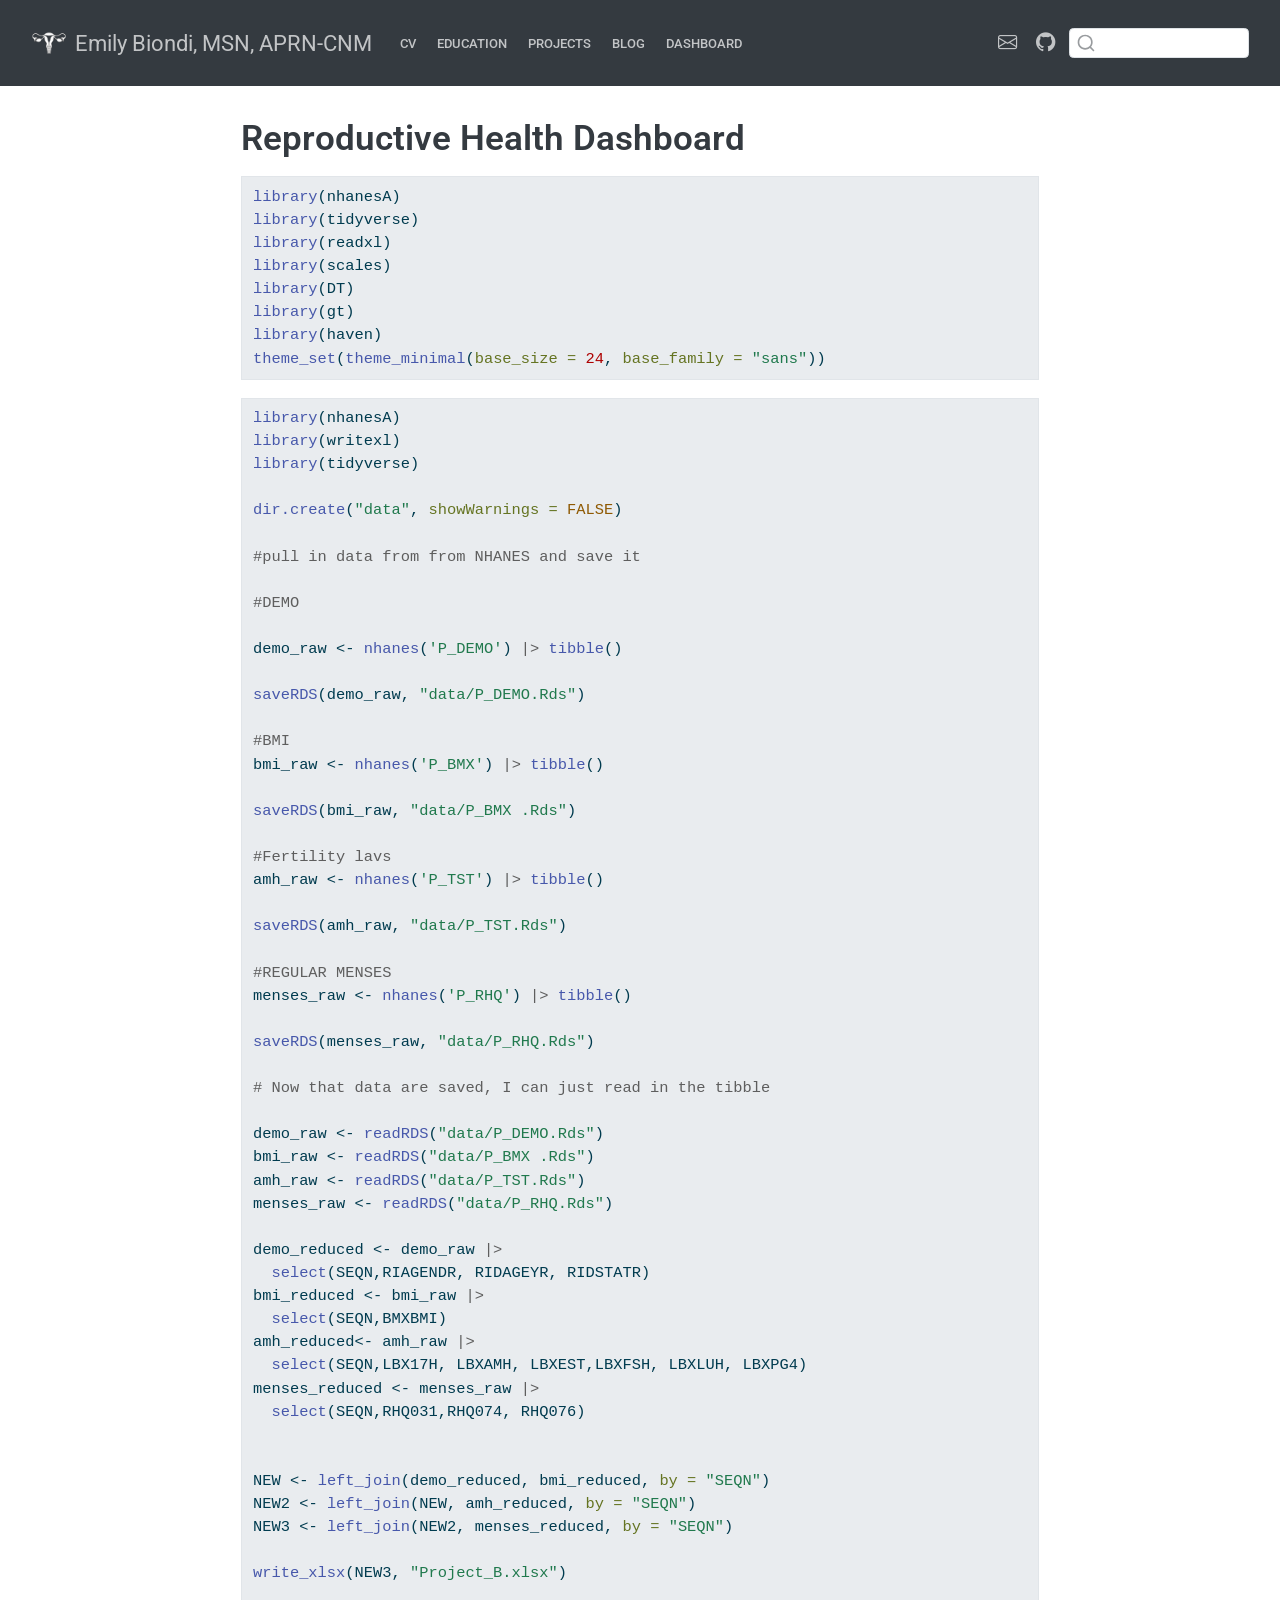
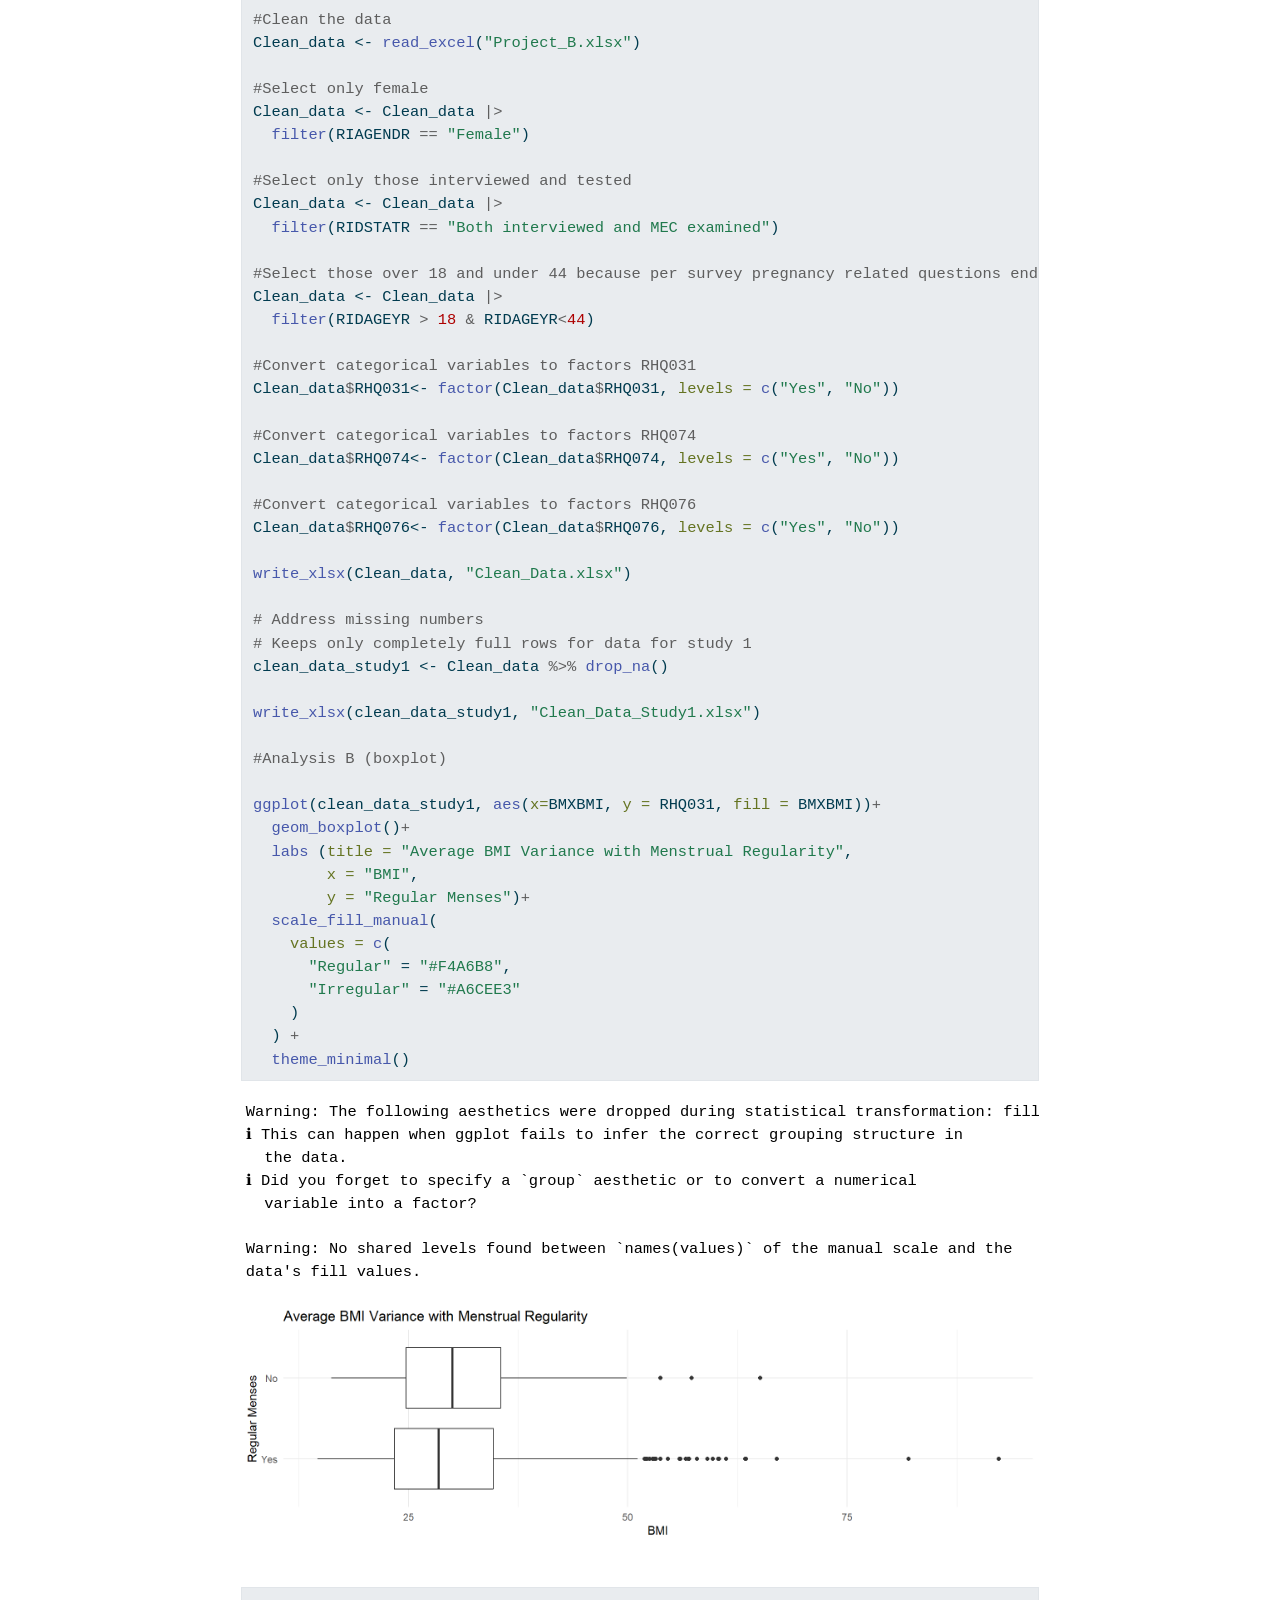
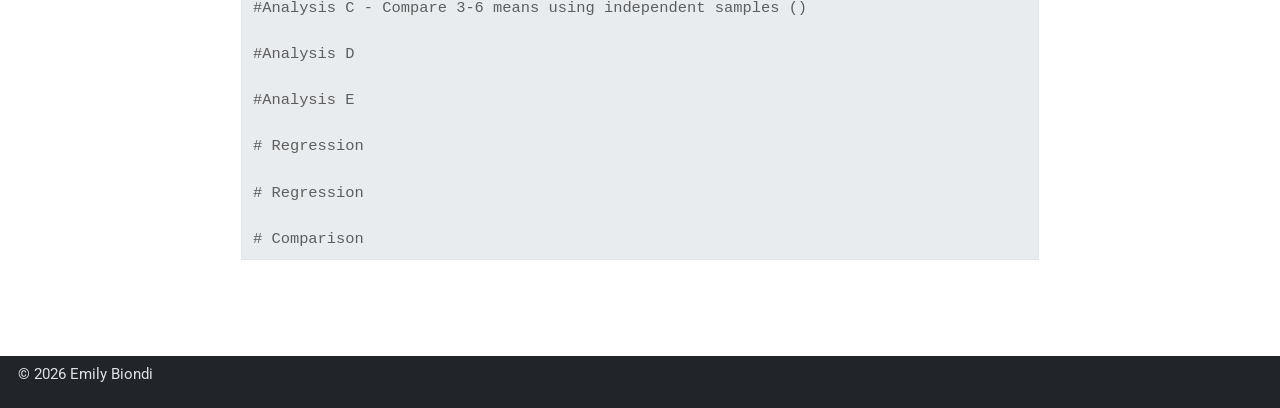
<file: docs/Dashboard 1/Practice.html>
<!DOCTYPE html>
<html xmlns="http://www.w3.org/1999/xhtml" lang="en" xml:lang="en"><head>

<meta charset="utf-8">
<meta name="generator" content="quarto-1.10.18">

<meta name="viewport" content="width=device-width, initial-scale=1.0, user-scalable=yes">


<title>Reproductive Health Dashboard – Emily Biondi, MSN, APRN-CNM</title>
<style>
/* Default styles provided by pandoc.
** See https://pandoc.org/MANUAL.html#variables-for-html for config info.
*/
span.smallcaps{font-variant: small-caps;}
div.columns{display: flex; gap: 1.5em;}
div.column{flex: auto;}
@media screen {
div.columns{gap: min(4vw, 1.5em);}
div.column{overflow-x: auto;}
}
div.hanging-indent{margin-left: 1.5em; text-indent: -1.5em;}
ul.task-list{list-style: none;}
ul.task-list li input[type="checkbox"] {
  width: 0.8em;
  margin: 0 0.8em 0.2em -1em; /* quarto-specific, see https://github.com/quarto-dev/quarto-cli/issues/4556 */ 
  vertical-align: middle;
}
/* CSS for syntax highlighting */
html { -webkit-text-size-adjust: 100%; }
pre > code.sourceCode { white-space: pre; position: relative; }
pre > code.sourceCode > span { display: inline-block; line-height: 1.25; }
pre > code.sourceCode > span:empty { height: 1.2em; }
.sourceCode { overflow: visible; }
code.sourceCode > span { color: inherit; text-decoration: inherit; }
div.sourceCode { margin: 1em 0; }
pre.sourceCode { margin: 0; }
@media screen {
div.sourceCode { overflow: auto; }
}
@media print {
pre > code.sourceCode { white-space: pre-wrap; }
pre > code.sourceCode > span { text-indent: -5em; padding-left: 5em; }
}
pre.numberSource code
  { counter-reset: source-line 0; }
pre.numberSource code > span
  { position: relative; left: -4em; counter-increment: source-line; }
pre.numberSource code > span > a:first-child::before
  { content: counter(source-line);
    position: relative; left: -1em; text-align: right; vertical-align: baseline;
    border: none; display: inline-block;
    -webkit-touch-callout: none; -webkit-user-select: none;
    -khtml-user-select: none; -moz-user-select: none;
    -ms-user-select: none; user-select: none;
    padding: 0 4px; width: 4em;
  }
pre.numberSource { margin-left: 3em;  padding-left: 4px; }
div.sourceCode
  {   }
@media screen {
pre > code.sourceCode > span > a:first-child::before { text-decoration: underline; }
}
</style>


<script src="../site_libs/quarto-nav/quarto-nav.js"></script>
<script src="../site_libs/clipboard/clipboard.min.js"></script>
<script src="../site_libs/quarto-search/autocomplete.umd.js"></script>
<script src="../site_libs/quarto-search/fuse.min.js"></script>
<script src="../site_libs/quarto-search/quarto-search.js"></script>
<meta name="quarto:offset" content="../">
<link href="../img/favicon.png" rel="icon" type="image/png">
<script src="../site_libs/quarto-html/quarto.js" type="module"></script>
<script src="../site_libs/quarto-html/tabsets/tabsets.js" type="module"></script>
<script src="../site_libs/quarto-html/popper.min.js"></script>
<script src="../site_libs/quarto-html/tippy.umd.min.js"></script>
<script src="../site_libs/quarto-html/anchor.min.js"></script>
<link href="../site_libs/quarto-html/tippy.css" rel="stylesheet">
<link href="../site_libs/quarto-html/quarto-syntax-highlighting-64a204ab8560d761af7679ceaba22944.css" rel="stylesheet" id="quarto-text-highlighting-styles">
<script src="../site_libs/bootstrap/bootstrap.min.js"></script>
<link href="../site_libs/bootstrap/bootstrap-icons.css" rel="stylesheet">
<link href="../site_libs/bootstrap/bootstrap-567961ce3970dd7a397232c7ca749213.min.css" rel="stylesheet" append-hash="true" id="quarto-bootstrap" data-mode="light">
<script id="quarto-search-options" type="application/json">{
  "location": "navbar",
  "copy-button": false,
  "collapse-after": 3,
  "panel-placement": "end",
  "type": "textbox",
  "limit": 50,
  "keyboard-shortcut": [
    "f",
    "/",
    "s"
  ],
  "language": {
    "search-no-results-text": "No results",
    "search-matching-documents-text": "matching documents",
    "search-copy-link-title": "Copy link to search",
    "search-hide-matches-text": "Hide additional matches",
    "search-more-match-text": "more match in this document",
    "search-more-matches-text": "more matches in this document",
    "search-clear-button-title": "Clear",
    "search-text-placeholder": "",
    "search-detached-cancel-button-title": "Cancel",
    "search-submit-button-title": "Submit",
    "search-label": "Search"
  }
}</script>


</head>

<body class="nav-fixed fullcontent quarto-light">

<div id="quarto-search-results"></div>
  <header id="quarto-header" class="headroom fixed-top">
    <nav class="navbar navbar-expand-lg " data-bs-theme="dark">
      <div class="navbar-container container-fluid">
      <div class="navbar-brand-container mx-auto">
    <a href="../index.html" class="navbar-brand navbar-brand-logo">
    <img src="../img/logo.png" alt="" class="navbar-logo light-content">
    <img src="../img/logo.png" alt="" class="navbar-logo dark-content">
    </a>
    <a class="navbar-brand" href="../index.html">
    <span class="navbar-title">Emily Biondi, MSN, APRN-CNM</span>
    </a>
  </div>
            <div id="quarto-search" class="" title="Search"></div>
          <button class="navbar-toggler" type="button" data-bs-toggle="collapse" data-bs-target="#navbarCollapse" aria-controls="navbarCollapse" role="menu" aria-expanded="false" aria-label="Toggle navigation" onclick="if (window.quartoToggleHeadroom) { window.quartoToggleHeadroom(); }">
  <span class="navbar-toggler-icon"></span>
</button>
          <div class="collapse navbar-collapse" id="navbarCollapse">
            <ul class="navbar-nav navbar-nav-scroll me-auto">
  <li class="nav-item">
    <a class="nav-link" href="../cv/index.html"> 
<span class="menu-text">CV</span></a>
  </li>  
  <li class="nav-item">
    <a class="nav-link" href="../Education/index.html"> 
<span class="menu-text">Education</span></a>
  </li>  
  <li class="nav-item">
    <a class="nav-link" href="../projects/index.html"> 
<span class="menu-text">Projects</span></a>
  </li>  
  <li class="nav-item">
    <a class="nav-link" href="../Blog/index.html"> 
<span class="menu-text">Blog</span></a>
  </li>  
  <li class="nav-item">
    <a class="nav-link" href="../Dashboard/index.html"> 
<span class="menu-text">Dashboard</span></a>
  </li>  
</ul>
            <ul class="navbar-nav navbar-nav-scroll ms-auto">
  <li class="nav-item compact">
    <a class="nav-link" href="mailto:eam206@case.edu"> <i class="bi bi-envelope" role="img" aria-label="email">
</i> 
<span class="menu-text"></span></a>
  </li>  
  <li class="nav-item compact">
    <a class="nav-link" href="https://github.com/ebiondi"> <i class="bi bi-github" role="img">
</i> 
<span class="menu-text"></span></a>
  </li>  
</ul>
          </div> <!-- /navcollapse -->
            <div class="quarto-navbar-tools">
</div>
      </div> <!-- /container-fluid -->
    </nav>
</header>
<!-- content -->
<div id="quarto-content" class="quarto-container page-columns page-rows-contents page-layout-article page-navbar">
<!-- sidebar -->
<!-- margin-sidebar -->
    
<!-- main -->
<main class="content" id="quarto-document-content">

<header id="title-block-header" class="quarto-title-block default">
<div class="quarto-title">
<h1 class="title">Reproductive Health Dashboard</h1>
</div>



<div class="quarto-title-meta">

    
  
    
  </div>
  


</header>


<div class="cell">
<div class="code-copy-outer-scaffold"><div class="sourceCode cell-code" id="cb1"><pre class="sourceCode r code-with-copy"><code class="sourceCode r"><span id="cb1-1"><a href="#cb1-1" aria-hidden="true" tabindex="-1"></a><span class="fu">library</span>(nhanesA)</span>
<span id="cb1-2"><a href="#cb1-2" aria-hidden="true" tabindex="-1"></a><span class="fu">library</span>(tidyverse)</span>
<span id="cb1-3"><a href="#cb1-3" aria-hidden="true" tabindex="-1"></a><span class="fu">library</span>(readxl)</span>
<span id="cb1-4"><a href="#cb1-4" aria-hidden="true" tabindex="-1"></a><span class="fu">library</span>(scales)</span>
<span id="cb1-5"><a href="#cb1-5" aria-hidden="true" tabindex="-1"></a><span class="fu">library</span>(DT)</span>
<span id="cb1-6"><a href="#cb1-6" aria-hidden="true" tabindex="-1"></a><span class="fu">library</span>(gt)</span>
<span id="cb1-7"><a href="#cb1-7" aria-hidden="true" tabindex="-1"></a><span class="fu">library</span>(haven)</span>
<span id="cb1-8"><a href="#cb1-8" aria-hidden="true" tabindex="-1"></a><span class="fu">theme_set</span>(<span class="fu">theme_minimal</span>(<span class="at">base_size =</span> <span class="dv">24</span>, <span class="at">base_family =</span> <span class="st">"sans"</span>))</span></code></pre></div><button title="Copy to Clipboard" class="code-copy-button"><i class="bi"></i></button></div>
</div>
<div class="cell">
<div class="code-copy-outer-scaffold"><div class="sourceCode cell-code" id="cb2"><pre class="sourceCode r code-with-copy"><code class="sourceCode r"><span id="cb2-1"><a href="#cb2-1" aria-hidden="true" tabindex="-1"></a><span class="fu">library</span>(nhanesA)</span>
<span id="cb2-2"><a href="#cb2-2" aria-hidden="true" tabindex="-1"></a><span class="fu">library</span>(writexl)</span>
<span id="cb2-3"><a href="#cb2-3" aria-hidden="true" tabindex="-1"></a><span class="fu">library</span>(tidyverse)</span>
<span id="cb2-4"><a href="#cb2-4" aria-hidden="true" tabindex="-1"></a></span>
<span id="cb2-5"><a href="#cb2-5" aria-hidden="true" tabindex="-1"></a><span class="fu">dir.create</span>(<span class="st">"data"</span>, <span class="at">showWarnings =</span> <span class="cn">FALSE</span>)</span>
<span id="cb2-6"><a href="#cb2-6" aria-hidden="true" tabindex="-1"></a></span>
<span id="cb2-7"><a href="#cb2-7" aria-hidden="true" tabindex="-1"></a><span class="co">#pull in data from from NHANES and save it</span></span>
<span id="cb2-8"><a href="#cb2-8" aria-hidden="true" tabindex="-1"></a></span>
<span id="cb2-9"><a href="#cb2-9" aria-hidden="true" tabindex="-1"></a><span class="co">#DEMO </span></span>
<span id="cb2-10"><a href="#cb2-10" aria-hidden="true" tabindex="-1"></a></span>
<span id="cb2-11"><a href="#cb2-11" aria-hidden="true" tabindex="-1"></a>demo_raw <span class="ot">&lt;-</span> <span class="fu">nhanes</span>(<span class="st">'P_DEMO'</span>) <span class="sc">|&gt;</span> <span class="fu">tibble</span>()</span>
<span id="cb2-12"><a href="#cb2-12" aria-hidden="true" tabindex="-1"></a></span>
<span id="cb2-13"><a href="#cb2-13" aria-hidden="true" tabindex="-1"></a><span class="fu">saveRDS</span>(demo_raw, <span class="st">"data/P_DEMO.Rds"</span>)</span>
<span id="cb2-14"><a href="#cb2-14" aria-hidden="true" tabindex="-1"></a></span>
<span id="cb2-15"><a href="#cb2-15" aria-hidden="true" tabindex="-1"></a><span class="co">#BMI </span></span>
<span id="cb2-16"><a href="#cb2-16" aria-hidden="true" tabindex="-1"></a>bmi_raw <span class="ot">&lt;-</span> <span class="fu">nhanes</span>(<span class="st">'P_BMX'</span>) <span class="sc">|&gt;</span> <span class="fu">tibble</span>()</span>
<span id="cb2-17"><a href="#cb2-17" aria-hidden="true" tabindex="-1"></a></span>
<span id="cb2-18"><a href="#cb2-18" aria-hidden="true" tabindex="-1"></a><span class="fu">saveRDS</span>(bmi_raw, <span class="st">"data/P_BMX .Rds"</span>)</span>
<span id="cb2-19"><a href="#cb2-19" aria-hidden="true" tabindex="-1"></a></span>
<span id="cb2-20"><a href="#cb2-20" aria-hidden="true" tabindex="-1"></a><span class="co">#Fertility lavs </span></span>
<span id="cb2-21"><a href="#cb2-21" aria-hidden="true" tabindex="-1"></a>amh_raw <span class="ot">&lt;-</span> <span class="fu">nhanes</span>(<span class="st">'P_TST'</span>) <span class="sc">|&gt;</span> <span class="fu">tibble</span>()</span>
<span id="cb2-22"><a href="#cb2-22" aria-hidden="true" tabindex="-1"></a></span>
<span id="cb2-23"><a href="#cb2-23" aria-hidden="true" tabindex="-1"></a><span class="fu">saveRDS</span>(amh_raw, <span class="st">"data/P_TST.Rds"</span>)</span>
<span id="cb2-24"><a href="#cb2-24" aria-hidden="true" tabindex="-1"></a></span>
<span id="cb2-25"><a href="#cb2-25" aria-hidden="true" tabindex="-1"></a><span class="co">#REGULAR MENSES </span></span>
<span id="cb2-26"><a href="#cb2-26" aria-hidden="true" tabindex="-1"></a>menses_raw <span class="ot">&lt;-</span> <span class="fu">nhanes</span>(<span class="st">'P_RHQ'</span>) <span class="sc">|&gt;</span> <span class="fu">tibble</span>()</span>
<span id="cb2-27"><a href="#cb2-27" aria-hidden="true" tabindex="-1"></a></span>
<span id="cb2-28"><a href="#cb2-28" aria-hidden="true" tabindex="-1"></a><span class="fu">saveRDS</span>(menses_raw, <span class="st">"data/P_RHQ.Rds"</span>)</span>
<span id="cb2-29"><a href="#cb2-29" aria-hidden="true" tabindex="-1"></a></span>
<span id="cb2-30"><a href="#cb2-30" aria-hidden="true" tabindex="-1"></a><span class="co"># Now that data are saved, I can just read in the tibble</span></span>
<span id="cb2-31"><a href="#cb2-31" aria-hidden="true" tabindex="-1"></a></span>
<span id="cb2-32"><a href="#cb2-32" aria-hidden="true" tabindex="-1"></a>demo_raw <span class="ot">&lt;-</span> <span class="fu">readRDS</span>(<span class="st">"data/P_DEMO.Rds"</span>)</span>
<span id="cb2-33"><a href="#cb2-33" aria-hidden="true" tabindex="-1"></a>bmi_raw <span class="ot">&lt;-</span> <span class="fu">readRDS</span>(<span class="st">"data/P_BMX .Rds"</span>)</span>
<span id="cb2-34"><a href="#cb2-34" aria-hidden="true" tabindex="-1"></a>amh_raw <span class="ot">&lt;-</span> <span class="fu">readRDS</span>(<span class="st">"data/P_TST.Rds"</span>)</span>
<span id="cb2-35"><a href="#cb2-35" aria-hidden="true" tabindex="-1"></a>menses_raw <span class="ot">&lt;-</span> <span class="fu">readRDS</span>(<span class="st">"data/P_RHQ.Rds"</span>)</span>
<span id="cb2-36"><a href="#cb2-36" aria-hidden="true" tabindex="-1"></a></span>
<span id="cb2-37"><a href="#cb2-37" aria-hidden="true" tabindex="-1"></a>demo_reduced <span class="ot">&lt;-</span> demo_raw <span class="sc">|&gt;</span></span>
<span id="cb2-38"><a href="#cb2-38" aria-hidden="true" tabindex="-1"></a>  <span class="fu">select</span>(SEQN,RIAGENDR, RIDAGEYR, RIDSTATR) </span>
<span id="cb2-39"><a href="#cb2-39" aria-hidden="true" tabindex="-1"></a>bmi_reduced <span class="ot">&lt;-</span> bmi_raw <span class="sc">|&gt;</span></span>
<span id="cb2-40"><a href="#cb2-40" aria-hidden="true" tabindex="-1"></a>  <span class="fu">select</span>(SEQN,BMXBMI) </span>
<span id="cb2-41"><a href="#cb2-41" aria-hidden="true" tabindex="-1"></a>amh_reduced<span class="ot">&lt;-</span> amh_raw <span class="sc">|&gt;</span></span>
<span id="cb2-42"><a href="#cb2-42" aria-hidden="true" tabindex="-1"></a>  <span class="fu">select</span>(SEQN,LBX17H, LBXAMH, LBXEST,LBXFSH, LBXLUH, LBXPG4) </span>
<span id="cb2-43"><a href="#cb2-43" aria-hidden="true" tabindex="-1"></a>menses_reduced <span class="ot">&lt;-</span> menses_raw <span class="sc">|&gt;</span></span>
<span id="cb2-44"><a href="#cb2-44" aria-hidden="true" tabindex="-1"></a>  <span class="fu">select</span>(SEQN,RHQ031,RHQ074, RHQ076) </span>
<span id="cb2-45"><a href="#cb2-45" aria-hidden="true" tabindex="-1"></a></span>
<span id="cb2-46"><a href="#cb2-46" aria-hidden="true" tabindex="-1"></a></span>
<span id="cb2-47"><a href="#cb2-47" aria-hidden="true" tabindex="-1"></a>NEW <span class="ot">&lt;-</span> <span class="fu">left_join</span>(demo_reduced, bmi_reduced, <span class="at">by =</span> <span class="st">"SEQN"</span>)</span>
<span id="cb2-48"><a href="#cb2-48" aria-hidden="true" tabindex="-1"></a>NEW2 <span class="ot">&lt;-</span> <span class="fu">left_join</span>(NEW, amh_reduced, <span class="at">by =</span> <span class="st">"SEQN"</span>)</span>
<span id="cb2-49"><a href="#cb2-49" aria-hidden="true" tabindex="-1"></a>NEW3 <span class="ot">&lt;-</span> <span class="fu">left_join</span>(NEW2, menses_reduced, <span class="at">by =</span> <span class="st">"SEQN"</span>)</span>
<span id="cb2-50"><a href="#cb2-50" aria-hidden="true" tabindex="-1"></a></span>
<span id="cb2-51"><a href="#cb2-51" aria-hidden="true" tabindex="-1"></a><span class="fu">write_xlsx</span>(NEW3, <span class="st">"Project_B.xlsx"</span>)</span>
<span id="cb2-52"><a href="#cb2-52" aria-hidden="true" tabindex="-1"></a></span>
<span id="cb2-53"><a href="#cb2-53" aria-hidden="true" tabindex="-1"></a><span class="co">#Clean the data </span></span>
<span id="cb2-54"><a href="#cb2-54" aria-hidden="true" tabindex="-1"></a>Clean_data <span class="ot">&lt;-</span> <span class="fu">read_excel</span>(<span class="st">"Project_B.xlsx"</span>)</span>
<span id="cb2-55"><a href="#cb2-55" aria-hidden="true" tabindex="-1"></a></span>
<span id="cb2-56"><a href="#cb2-56" aria-hidden="true" tabindex="-1"></a><span class="co">#Select only female </span></span>
<span id="cb2-57"><a href="#cb2-57" aria-hidden="true" tabindex="-1"></a>Clean_data <span class="ot">&lt;-</span> Clean_data <span class="sc">|&gt;</span></span>
<span id="cb2-58"><a href="#cb2-58" aria-hidden="true" tabindex="-1"></a>  <span class="fu">filter</span>(RIAGENDR <span class="sc">==</span> <span class="st">"Female"</span>)</span>
<span id="cb2-59"><a href="#cb2-59" aria-hidden="true" tabindex="-1"></a></span>
<span id="cb2-60"><a href="#cb2-60" aria-hidden="true" tabindex="-1"></a><span class="co">#Select only those interviewed and tested</span></span>
<span id="cb2-61"><a href="#cb2-61" aria-hidden="true" tabindex="-1"></a>Clean_data <span class="ot">&lt;-</span> Clean_data <span class="sc">|&gt;</span></span>
<span id="cb2-62"><a href="#cb2-62" aria-hidden="true" tabindex="-1"></a>  <span class="fu">filter</span>(RIDSTATR <span class="sc">==</span> <span class="st">"Both interviewed and MEC examined"</span>)</span>
<span id="cb2-63"><a href="#cb2-63" aria-hidden="true" tabindex="-1"></a></span>
<span id="cb2-64"><a href="#cb2-64" aria-hidden="true" tabindex="-1"></a><span class="co">#Select those over 18 and under 44 because per survey pregnancy related questions ended at this age</span></span>
<span id="cb2-65"><a href="#cb2-65" aria-hidden="true" tabindex="-1"></a>Clean_data <span class="ot">&lt;-</span> Clean_data <span class="sc">|&gt;</span></span>
<span id="cb2-66"><a href="#cb2-66" aria-hidden="true" tabindex="-1"></a>  <span class="fu">filter</span>(RIDAGEYR <span class="sc">&gt;</span> <span class="dv">18</span> <span class="sc">&amp;</span> RIDAGEYR<span class="sc">&lt;</span><span class="dv">44</span>)</span>
<span id="cb2-67"><a href="#cb2-67" aria-hidden="true" tabindex="-1"></a></span>
<span id="cb2-68"><a href="#cb2-68" aria-hidden="true" tabindex="-1"></a><span class="co">#Convert categorical variables to factors RHQ031</span></span>
<span id="cb2-69"><a href="#cb2-69" aria-hidden="true" tabindex="-1"></a>Clean_data<span class="sc">$</span>RHQ031<span class="ot">&lt;-</span> <span class="fu">factor</span>(Clean_data<span class="sc">$</span>RHQ031, <span class="at">levels =</span> <span class="fu">c</span>(<span class="st">"Yes"</span>, <span class="st">"No"</span>))</span>
<span id="cb2-70"><a href="#cb2-70" aria-hidden="true" tabindex="-1"></a></span>
<span id="cb2-71"><a href="#cb2-71" aria-hidden="true" tabindex="-1"></a><span class="co">#Convert categorical variables to factors RHQ074</span></span>
<span id="cb2-72"><a href="#cb2-72" aria-hidden="true" tabindex="-1"></a>Clean_data<span class="sc">$</span>RHQ074<span class="ot">&lt;-</span> <span class="fu">factor</span>(Clean_data<span class="sc">$</span>RHQ074, <span class="at">levels =</span> <span class="fu">c</span>(<span class="st">"Yes"</span>, <span class="st">"No"</span>))</span>
<span id="cb2-73"><a href="#cb2-73" aria-hidden="true" tabindex="-1"></a></span>
<span id="cb2-74"><a href="#cb2-74" aria-hidden="true" tabindex="-1"></a><span class="co">#Convert categorical variables to factors RHQ076</span></span>
<span id="cb2-75"><a href="#cb2-75" aria-hidden="true" tabindex="-1"></a>Clean_data<span class="sc">$</span>RHQ076<span class="ot">&lt;-</span> <span class="fu">factor</span>(Clean_data<span class="sc">$</span>RHQ076, <span class="at">levels =</span> <span class="fu">c</span>(<span class="st">"Yes"</span>, <span class="st">"No"</span>))</span>
<span id="cb2-76"><a href="#cb2-76" aria-hidden="true" tabindex="-1"></a></span>
<span id="cb2-77"><a href="#cb2-77" aria-hidden="true" tabindex="-1"></a><span class="fu">write_xlsx</span>(Clean_data, <span class="st">"Clean_Data.xlsx"</span>)</span>
<span id="cb2-78"><a href="#cb2-78" aria-hidden="true" tabindex="-1"></a></span>
<span id="cb2-79"><a href="#cb2-79" aria-hidden="true" tabindex="-1"></a><span class="co"># Address missing numbers </span></span>
<span id="cb2-80"><a href="#cb2-80" aria-hidden="true" tabindex="-1"></a><span class="co"># Keeps only completely full rows for data for study 1</span></span>
<span id="cb2-81"><a href="#cb2-81" aria-hidden="true" tabindex="-1"></a>clean_data_study1 <span class="ot">&lt;-</span> Clean_data <span class="sc">%&gt;%</span> <span class="fu">drop_na</span>()</span>
<span id="cb2-82"><a href="#cb2-82" aria-hidden="true" tabindex="-1"></a></span>
<span id="cb2-83"><a href="#cb2-83" aria-hidden="true" tabindex="-1"></a><span class="fu">write_xlsx</span>(clean_data_study1, <span class="st">"Clean_Data_Study1.xlsx"</span>)</span>
<span id="cb2-84"><a href="#cb2-84" aria-hidden="true" tabindex="-1"></a></span>
<span id="cb2-85"><a href="#cb2-85" aria-hidden="true" tabindex="-1"></a><span class="co">#Analysis B (boxplot)</span></span>
<span id="cb2-86"><a href="#cb2-86" aria-hidden="true" tabindex="-1"></a></span>
<span id="cb2-87"><a href="#cb2-87" aria-hidden="true" tabindex="-1"></a><span class="fu">ggplot</span>(clean_data_study1, <span class="fu">aes</span>(<span class="at">x=</span>BMXBMI, <span class="at">y =</span> RHQ031, <span class="at">fill =</span> BMXBMI))<span class="sc">+</span></span>
<span id="cb2-88"><a href="#cb2-88" aria-hidden="true" tabindex="-1"></a>  <span class="fu">geom_boxplot</span>()<span class="sc">+</span></span>
<span id="cb2-89"><a href="#cb2-89" aria-hidden="true" tabindex="-1"></a>  <span class="fu">labs</span> (<span class="at">title =</span> <span class="st">"Average BMI Variance with Menstrual Regularity"</span>,</span>
<span id="cb2-90"><a href="#cb2-90" aria-hidden="true" tabindex="-1"></a>        <span class="at">x =</span> <span class="st">"BMI"</span>,</span>
<span id="cb2-91"><a href="#cb2-91" aria-hidden="true" tabindex="-1"></a>        <span class="at">y =</span> <span class="st">"Regular Menses"</span>)<span class="sc">+</span></span>
<span id="cb2-92"><a href="#cb2-92" aria-hidden="true" tabindex="-1"></a>  <span class="fu">scale_fill_manual</span>(</span>
<span id="cb2-93"><a href="#cb2-93" aria-hidden="true" tabindex="-1"></a>    <span class="at">values =</span> <span class="fu">c</span>(</span>
<span id="cb2-94"><a href="#cb2-94" aria-hidden="true" tabindex="-1"></a>      <span class="st">"Regular"</span> <span class="ot">=</span> <span class="st">"#F4A6B8"</span>,</span>
<span id="cb2-95"><a href="#cb2-95" aria-hidden="true" tabindex="-1"></a>      <span class="st">"Irregular"</span> <span class="ot">=</span> <span class="st">"#A6CEE3"</span></span>
<span id="cb2-96"><a href="#cb2-96" aria-hidden="true" tabindex="-1"></a>    )</span>
<span id="cb2-97"><a href="#cb2-97" aria-hidden="true" tabindex="-1"></a>  ) <span class="sc">+</span></span>
<span id="cb2-98"><a href="#cb2-98" aria-hidden="true" tabindex="-1"></a>  <span class="fu">theme_minimal</span>()</span></code></pre></div><button title="Copy to Clipboard" class="code-copy-button"><i class="bi"></i></button></div>
<div class="cell-output cell-output-stderr">
<pre><code>Warning: The following aesthetics were dropped during statistical transformation: fill.
ℹ This can happen when ggplot fails to infer the correct grouping structure in
  the data.
ℹ Did you forget to specify a `group` aesthetic or to convert a numerical
  variable into a factor?</code></pre>
</div>
<div class="cell-output cell-output-stderr">
<pre><code>Warning: No shared levels found between `names(values)` of the manual scale and the
data's fill values.</code></pre>
</div>
<div class="cell-output-display">
<div>
<figure class="figure">
<p><img src="Practice_files/figure-html/unnamed-chunk-1-1.png" class="img-fluid figure-img" width="960"></p>
</figure>
</div>
</div>
<div class="code-copy-outer-scaffold"><div class="sourceCode cell-code" id="cb5"><pre class="sourceCode r code-with-copy"><code class="sourceCode r"><span id="cb5-1"><a href="#cb5-1" aria-hidden="true" tabindex="-1"></a><span class="co">#Analysis C - Compare 3-6 means using independent samples ()</span></span>
<span id="cb5-2"><a href="#cb5-2" aria-hidden="true" tabindex="-1"></a></span>
<span id="cb5-3"><a href="#cb5-3" aria-hidden="true" tabindex="-1"></a><span class="co">#Analysis D</span></span>
<span id="cb5-4"><a href="#cb5-4" aria-hidden="true" tabindex="-1"></a></span>
<span id="cb5-5"><a href="#cb5-5" aria-hidden="true" tabindex="-1"></a><span class="co">#Analysis E</span></span>
<span id="cb5-6"><a href="#cb5-6" aria-hidden="true" tabindex="-1"></a></span>
<span id="cb5-7"><a href="#cb5-7" aria-hidden="true" tabindex="-1"></a><span class="co"># Regression </span></span>
<span id="cb5-8"><a href="#cb5-8" aria-hidden="true" tabindex="-1"></a></span>
<span id="cb5-9"><a href="#cb5-9" aria-hidden="true" tabindex="-1"></a><span class="co"># Regression</span></span>
<span id="cb5-10"><a href="#cb5-10" aria-hidden="true" tabindex="-1"></a></span>
<span id="cb5-11"><a href="#cb5-11" aria-hidden="true" tabindex="-1"></a><span class="co"># Comparison </span></span></code></pre></div><button title="Copy to Clipboard" class="code-copy-button"><i class="bi"></i></button></div>
</div>



</main> <!-- /main -->
<script id="quarto-html-after-body" type="application/javascript">
  window.document.addEventListener("DOMContentLoaded", function (event) {
    const icon = "";
    const anchorJS = new window.AnchorJS();
    anchorJS.options = {
      placement: 'right',
      icon: icon
    };
    anchorJS.add('.anchored');
    const isCodeAnnotation = (el) => {
      for (const clz of el.classList) {
        if (clz.startsWith('code-annotation-')) {                     
          return true;
        }
      }
      return false;
    }
    const onCopySuccess = function(e) {
      // button target
      const button = e.trigger;
      // don't keep focus
      button.blur();
      // flash "checked"
      button.classList.add('code-copy-button-checked');
      var currentTitle = button.getAttribute("title");
      button.setAttribute("title", "Copied!");
      let tooltip;
      if (window.bootstrap) {
        button.setAttribute("data-bs-toggle", "tooltip");
        button.setAttribute("data-bs-placement", "left");
        button.setAttribute("data-bs-title", "Copied!");
        tooltip = new bootstrap.Tooltip(button, 
          { trigger: "manual", 
            customClass: "code-copy-button-tooltip",
            offset: [0, -8]});
        tooltip.show();    
      }
      setTimeout(function() {
        if (tooltip) {
          tooltip.hide();
          button.removeAttribute("data-bs-title");
          button.removeAttribute("data-bs-toggle");
          button.removeAttribute("data-bs-placement");
        }
        button.setAttribute("title", currentTitle);
        button.classList.remove('code-copy-button-checked');
      }, 1000);
      // clear code selection
      e.clearSelection();
    }
    const getTextToCopy = function(trigger) {
      const outerScaffold = trigger.parentElement.cloneNode(true);
      const codeEl = outerScaffold.querySelector('code');
      for (const childEl of codeEl.children) {
        if (isCodeAnnotation(childEl)) {
          childEl.remove();
        }
      }
      return codeEl.innerText;
    }
    const clipboard = new window.ClipboardJS('.code-copy-button:not([data-in-quarto-modal])', {
      text: getTextToCopy
    });
    clipboard.on('success', onCopySuccess);
    if (window.document.getElementById('quarto-embedded-source-code-modal')) {
      const clipboardModal = new window.ClipboardJS('.code-copy-button[data-in-quarto-modal]', {
        text: getTextToCopy,
        container: window.document.getElementById('quarto-embedded-source-code-modal')
      });
      clipboardModal.on('success', onCopySuccess);
    }
      var localhostRegex = new RegExp(/^(?:http|https):\/\/localhost\:?[0-9]*\//);
      var mailtoRegex = new RegExp(/^mailto:/);
        var filterRegex = new RegExp('/' + window.location.host + '/');
      var isInternal = (href) => {
          return filterRegex.test(href) || localhostRegex.test(href) || mailtoRegex.test(href);
      }
      // Inspect non-navigation links and adorn them if external
     var links = window.document.querySelectorAll('a[href]:not(.nav-link):not(.navbar-brand):not(.toc-action):not(.sidebar-link):not(.sidebar-item-toggle):not(.pagination-link):not(.no-external):not([aria-hidden]):not(.dropdown-item):not(.quarto-navigation-tool):not(.about-link)');
      for (var i=0; i<links.length; i++) {
        const link = links[i];
        if (!isInternal(link.href)) {
          // undo the damage that might have been done by quarto-nav.js in the case of
          // links that we want to consider external
          if (link.dataset.originalHref !== undefined) {
            link.href = link.dataset.originalHref;
          }
        }
      }
    function tippyHover(el, contentFn, onTriggerFn, onUntriggerFn) {
      const config = {
        allowHTML: true,
        maxWidth: 500,
        delay: 100,
        arrow: false,
        appendTo: function(el) {
            return el.parentElement;
        },
        interactive: true,
        interactiveBorder: 10,
        theme: 'quarto',
        placement: 'bottom-start',
      };
      if (contentFn) {
        config.content = contentFn;
      }
      if (onTriggerFn) {
        config.onTrigger = onTriggerFn;
      }
      if (onUntriggerFn) {
        config.onUntrigger = onUntriggerFn;
      }
      window.tippy(el, config); 
    }
    const noterefs = window.document.querySelectorAll('a[role="doc-noteref"]');
    for (var i=0; i<noterefs.length; i++) {
      const ref = noterefs[i];
      tippyHover(ref, function() {
        // use id or data attribute instead here
        let href = ref.getAttribute('data-footnote-href') || ref.getAttribute('href');
        try { href = new URL(href).hash; } catch {}
        const id = href.replace(/^#\/?/, "");
        const note = window.document.getElementById(id);
        if (note) {
          return note.innerHTML;
        } else {
          return "";
        }
      });
    }
    const xrefs = window.document.querySelectorAll('a.quarto-xref');
    const processXRef = (id, note) => {
      // Strip column container classes
      const stripColumnClz = (el) => {
        el.classList.remove("page-full", "page-columns");
        if (el.children) {
          for (const child of el.children) {
            stripColumnClz(child);
          }
        }
      }
      stripColumnClz(note)
      if (id === null || id.startsWith('sec-')) {
        // Special case sections, only their first couple elements
        const container = document.createElement("div");
        if (note.children && note.children.length > 2) {
          container.appendChild(note.children[0].cloneNode(true));
          for (let i = 1; i < note.children.length; i++) {
            const child = note.children[i];
            if (child.tagName === "P" && child.innerText === "") {
              continue;
            } else {
              container.appendChild(child.cloneNode(true));
              break;
            }
          }
          if (window.Quarto?.typesetMath) {
            window.Quarto.typesetMath(container);
          }
          return container.innerHTML
        } else {
          if (window.Quarto?.typesetMath) {
            window.Quarto.typesetMath(note);
          }
          return note.innerHTML;
        }
      } else {
        // Remove any anchor links if they are present
        const anchorLink = note.querySelector('a.anchorjs-link');
        if (anchorLink) {
          anchorLink.remove();
        }
        if (window.Quarto?.typesetMath) {
          window.Quarto.typesetMath(note);
        }
        if (note.classList.contains("callout")) {
          return note.outerHTML;
        } else {
          return note.innerHTML;
        }
      }
    }
    for (var i=0; i<xrefs.length; i++) {
      const xref = xrefs[i];
      tippyHover(xref, undefined, function(instance) {
        instance.disable();
        let url = xref.getAttribute('href');
        let hash = undefined; 
        if (url.startsWith('#')) {
          hash = url;
        } else {
          try { hash = new URL(url).hash; } catch {}
        }
        if (hash) {
          const id = hash.replace(/^#\/?/, "");
          const note = window.document.getElementById(id);
          if (note !== null) {
            try {
              const html = processXRef(id, note.cloneNode(true));
              instance.setContent(html);
            } finally {
              instance.enable();
              instance.show();
            }
          } else {
            // See if we can fetch this
            fetch(url.split('#')[0])
            .then(res => res.text())
            .then(html => {
              const parser = new DOMParser();
              const htmlDoc = parser.parseFromString(html, "text/html");
              const note = htmlDoc.getElementById(id);
              if (note !== null) {
                const html = processXRef(id, note);
                instance.setContent(html);
              } 
            }).finally(() => {
              instance.enable();
              instance.show();
            });
          }
        } else {
          // See if we can fetch a full url (with no hash to target)
          // This is a special case and we should probably do some content thinning / targeting
          fetch(url)
          .then(res => res.text())
          .then(html => {
            const parser = new DOMParser();
            const htmlDoc = parser.parseFromString(html, "text/html");
            const note = htmlDoc.querySelector('main.content');
            if (note !== null) {
              // This should only happen for chapter cross references
              // (since there is no id in the URL)
              // remove the first header
              if (note.children.length > 0 && note.children[0].tagName === "HEADER") {
                note.children[0].remove();
              }
              const html = processXRef(null, note);
              instance.setContent(html);
            } 
          }).finally(() => {
            instance.enable();
            instance.show();
          });
        }
      }, function(instance) {
      });
    }
        let selectedAnnoteEl;
        const selectorForAnnotation = ( cell, annotation) => {
          let cellAttr = 'data-code-cell="' + cell + '"';
          let lineAttr = 'data-code-annotation="' +  annotation + '"';
          const selector = 'span[' + cellAttr + '][' + lineAttr + ']';
          return selector;
        }
        const selectCodeLines = (annoteEl) => {
          const doc = window.document;
          const targetCell = annoteEl.getAttribute("data-target-cell");
          const targetAnnotation = annoteEl.getAttribute("data-target-annotation");
          const annoteSpan = window.document.querySelector(selectorForAnnotation(targetCell, targetAnnotation));
          const lines = annoteSpan.getAttribute("data-code-lines").split(",");
          const lineIds = lines.map((line) => {
            return targetCell + "-" + line;
          })
          let top = null;
          let height = null;
          let parent = null;
          if (lineIds.length > 0) {
              //compute the position of the single el (top and bottom and make a div)
              const el = window.document.getElementById(lineIds[0]);
              top = el.offsetTop;
              height = el.offsetHeight;
              parent = el.parentElement.parentElement;
            if (lineIds.length > 1) {
              const lastEl = window.document.getElementById(lineIds[lineIds.length - 1]);
              const bottom = lastEl.offsetTop + lastEl.offsetHeight;
              height = bottom - top;
            }
            if (top !== null && height !== null && parent !== null) {
              // cook up a div (if necessary) and position it 
              let div = window.document.getElementById("code-annotation-line-highlight");
              if (div === null) {
                div = window.document.createElement("div");
                div.setAttribute("id", "code-annotation-line-highlight");
                div.style.position = 'absolute';
                parent.appendChild(div);
              }
              div.style.top = top - 2 + "px";
              div.style.height = height + 4 + "px";
              div.style.left = 0;
              let gutterDiv = window.document.getElementById("code-annotation-line-highlight-gutter");
              if (gutterDiv === null) {
                gutterDiv = window.document.createElement("div");
                gutterDiv.setAttribute("id", "code-annotation-line-highlight-gutter");
                gutterDiv.style.position = 'absolute';
                const codeCell = window.document.getElementById(targetCell);
                const gutter = codeCell.querySelector('.code-annotation-gutter');
                gutter.appendChild(gutterDiv);
              }
              gutterDiv.style.top = top - 2 + "px";
              gutterDiv.style.height = height + 4 + "px";
            }
            selectedAnnoteEl = annoteEl;
          }
        };
        const unselectCodeLines = () => {
          const elementsIds = ["code-annotation-line-highlight", "code-annotation-line-highlight-gutter"];
          elementsIds.forEach((elId) => {
            const div = window.document.getElementById(elId);
            if (div) {
              div.remove();
            }
          });
          selectedAnnoteEl = undefined;
        };
          // Handle positioning of the toggle
      window.addEventListener(
        "resize",
        throttle(() => {
          elRect = undefined;
          if (selectedAnnoteEl) {
            selectCodeLines(selectedAnnoteEl);
          }
        }, 10)
      );
      function throttle(fn, ms) {
      let throttle = false;
      let timer;
        return (...args) => {
          if(!throttle) { // first call gets through
              fn.apply(this, args);
              throttle = true;
          } else { // all the others get throttled
              if(timer) clearTimeout(timer); // cancel #2
              timer = setTimeout(() => {
                fn.apply(this, args);
                timer = throttle = false;
              }, ms);
          }
        };
      }
        // Attach click handler to the DT
        const annoteDls = window.document.querySelectorAll('dt[data-target-cell]');
        for (const annoteDlNode of annoteDls) {
          annoteDlNode.addEventListener('click', (event) => {
            const clickedEl = event.target;
            if (clickedEl !== selectedAnnoteEl) {
              unselectCodeLines();
              const activeEl = window.document.querySelector('dt[data-target-cell].code-annotation-active');
              if (activeEl) {
                activeEl.classList.remove('code-annotation-active');
              }
              selectCodeLines(clickedEl);
              clickedEl.classList.add('code-annotation-active');
            } else {
              // Unselect the line
              unselectCodeLines();
              clickedEl.classList.remove('code-annotation-active');
            }
          });
        }
    const findCites = (el) => {
      const parentEl = el.parentElement;
      if (parentEl) {
        const cites = parentEl.dataset.cites;
        if (cites) {
          return {
            el,
            cites: cites.split(' ')
          };
        } else {
          return findCites(el.parentElement)
        }
      } else {
        return undefined;
      }
    };
    var bibliorefs = window.document.querySelectorAll('a[role="doc-biblioref"]');
    for (var i=0; i<bibliorefs.length; i++) {
      const ref = bibliorefs[i];
      const citeInfo = findCites(ref);
      if (citeInfo) {
        tippyHover(citeInfo.el, function() {
          var popup = window.document.createElement('div');
          citeInfo.cites.forEach(function(cite) {
            var citeDiv = window.document.createElement('div');
            citeDiv.classList.add('hanging-indent');
            citeDiv.classList.add('csl-entry');
            var biblioDiv = window.document.getElementById('ref-' + cite);
            if (biblioDiv) {
              citeDiv.innerHTML = biblioDiv.innerHTML;
            }
            popup.appendChild(citeDiv);
          });
          return popup.innerHTML;
        });
      }
    }
  });
  </script>
</div> <!-- /content -->
<footer class="footer">
  <div class="nav-footer">
    <div class="nav-footer-left">
<p><span class="faux-block">© 2026 Emily Biondi </span></p>
</div>   
    <div class="nav-footer-center">
      &nbsp;
    </div>
    <div class="nav-footer-right">
      &nbsp;
    </div>
  </div>
</footer>




</body></html>
</file>
<file: docs/site_libs/quarto-html/tippy.css>
.tippy-box[data-animation=fade][data-state=hidden]{opacity:0}[data-tippy-root]{max-width:calc(100vw - 10px)}.tippy-box{position:relative;background-color:#333;color:#fff;border-radius:4px;font-size:14px;line-height:1.4;white-space:normal;outline:0;transition-property:transform,visibility,opacity}.tippy-box[data-placement^=top]>.tippy-arrow{bottom:0}.tippy-box[data-placement^=top]>.tippy-arrow:before{bottom:-7px;left:0;border-width:8px 8px 0;border-top-color:initial;transform-origin:center top}.tippy-box[data-placement^=bottom]>.tippy-arrow{top:0}.tippy-box[data-placement^=bottom]>.tippy-arrow:before{top:-7px;left:0;border-width:0 8px 8px;border-bottom-color:initial;transform-origin:center bottom}.tippy-box[data-placement^=left]>.tippy-arrow{right:0}.tippy-box[data-placement^=left]>.tippy-arrow:before{border-width:8px 0 8px 8px;border-left-color:initial;right:-7px;transform-origin:center left}.tippy-box[data-placement^=right]>.tippy-arrow{left:0}.tippy-box[data-placement^=right]>.tippy-arrow:before{left:-7px;border-width:8px 8px 8px 0;border-right-color:initial;transform-origin:center right}.tippy-box[data-inertia][data-state=visible]{transition-timing-function:cubic-bezier(.54,1.5,.38,1.11)}.tippy-arrow{width:16px;height:16px;color:#333}.tippy-arrow:before{content:"";position:absolute;border-color:transparent;border-style:solid}.tippy-content{position:relative;padding:5px 9px;z-index:1}
</file>
<file: docs/site_libs/quarto-html/quarto-syntax-highlighting-64a204ab8560d761af7679ceaba22944.css>
/* quarto syntax highlight colors */
:root {
  --quarto-hl-ot-color: #003B4F;
  --quarto-hl-at-color: #657422;
  --quarto-hl-ss-color: #20794D;
  --quarto-hl-an-color: #5E5E5E;
  --quarto-hl-fu-color: #4758AB;
  --quarto-hl-st-color: #20794D;
  --quarto-hl-cf-color: #003B4F;
  --quarto-hl-op-color: #5E5E5E;
  --quarto-hl-er-color: #AD0000;
  --quarto-hl-bn-color: #AD0000;
  --quarto-hl-al-color: #AD0000;
  --quarto-hl-va-color: #111111;
  --quarto-hl-bu-color: inherit;
  --quarto-hl-ex-color: inherit;
  --quarto-hl-pp-color: #AD0000;
  --quarto-hl-in-color: #5E5E5E;
  --quarto-hl-vs-color: #20794D;
  --quarto-hl-wa-color: #5E5E5E;
  --quarto-hl-do-color: #5E5E5E;
  --quarto-hl-im-color: #00769E;
  --quarto-hl-ch-color: #20794D;
  --quarto-hl-dt-color: #AD0000;
  --quarto-hl-fl-color: #AD0000;
  --quarto-hl-co-color: #5E5E5E;
  --quarto-hl-cv-color: #5E5E5E;
  --quarto-hl-cn-color: #8f5902;
  --quarto-hl-sc-color: #5E5E5E;
  --quarto-hl-dv-color: #AD0000;
  --quarto-hl-kw-color: #003B4F;
}

/* other quarto variables */
:root {
  --quarto-font-monospace: SFMono-Regular, Menlo, Monaco, Consolas, "Liberation Mono", "Courier New", monospace;
}

/* syntax highlight based on Pandoc's rules */
pre > code.sourceCode > span {
  color: #003B4F;
}

code.sourceCode > span {
  color: #003B4F;
}

div.sourceCode,
div.sourceCode pre.sourceCode {
  color: #003B4F;
}

/* Normal */
code span {
  color: #003B4F;
}

/* Alert */
code span.al {
  color: #AD0000;
  font-style: inherit;
}

/* Annotation */
code span.an {
  color: #5E5E5E;
  font-style: inherit;
}

/* Attribute */
code span.at {
  color: #657422;
  font-style: inherit;
}

/* BaseN */
code span.bn {
  color: #AD0000;
  font-style: inherit;
}

/* BuiltIn */
code span.bu {
  font-style: inherit;
}

/* ControlFlow */
code span.cf {
  color: #003B4F;
  font-weight: bold;
  font-style: inherit;
}

/* Char */
code span.ch {
  color: #20794D;
  font-style: inherit;
}

/* Constant */
code span.cn {
  color: #8f5902;
  font-style: inherit;
}

/* Comment */
code span.co {
  color: #5E5E5E;
  font-style: inherit;
}

/* CommentVar */
code span.cv {
  color: #5E5E5E;
  font-style: italic;
}

/* Documentation */
code span.do {
  color: #5E5E5E;
  font-style: italic;
}

/* DataType */
code span.dt {
  color: #AD0000;
  font-style: inherit;
}

/* DecVal */
code span.dv {
  color: #AD0000;
  font-style: inherit;
}

/* Error */
code span.er {
  color: #AD0000;
  font-style: inherit;
}

/* Extension */
code span.ex {
  font-style: inherit;
}

/* Float */
code span.fl {
  color: #AD0000;
  font-style: inherit;
}

/* Function */
code span.fu {
  color: #4758AB;
  font-style: inherit;
}

/* Import */
code span.im {
  color: #00769E;
  font-style: inherit;
}

/* Information */
code span.in {
  color: #5E5E5E;
  font-style: inherit;
}

/* Keyword */
code span.kw {
  color: #003B4F;
  font-weight: bold;
  font-style: inherit;
}

/* Operator */
code span.op {
  color: #5E5E5E;
  font-style: inherit;
}

/* Other */
code span.ot {
  color: #003B4F;
  font-style: inherit;
}

/* Preprocessor */
code span.pp {
  color: #AD0000;
  font-style: inherit;
}

/* SpecialChar */
code span.sc {
  color: #5E5E5E;
  font-style: inherit;
}

/* SpecialString */
code span.ss {
  color: #20794D;
  font-style: inherit;
}

/* String */
code span.st {
  color: #20794D;
  font-style: inherit;
}

/* Variable */
code span.va {
  color: #111111;
  font-style: inherit;
}

/* VerbatimString */
code span.vs {
  color: #20794D;
  font-style: inherit;
}

/* Warning */
code span.wa {
  color: #5E5E5E;
  font-style: italic;
}

.prevent-inlining {
  content: "</";
}

/*# sourceMappingURL=9d8d5bb603a83b8298b89080a598c93b.css.map */
</file>
